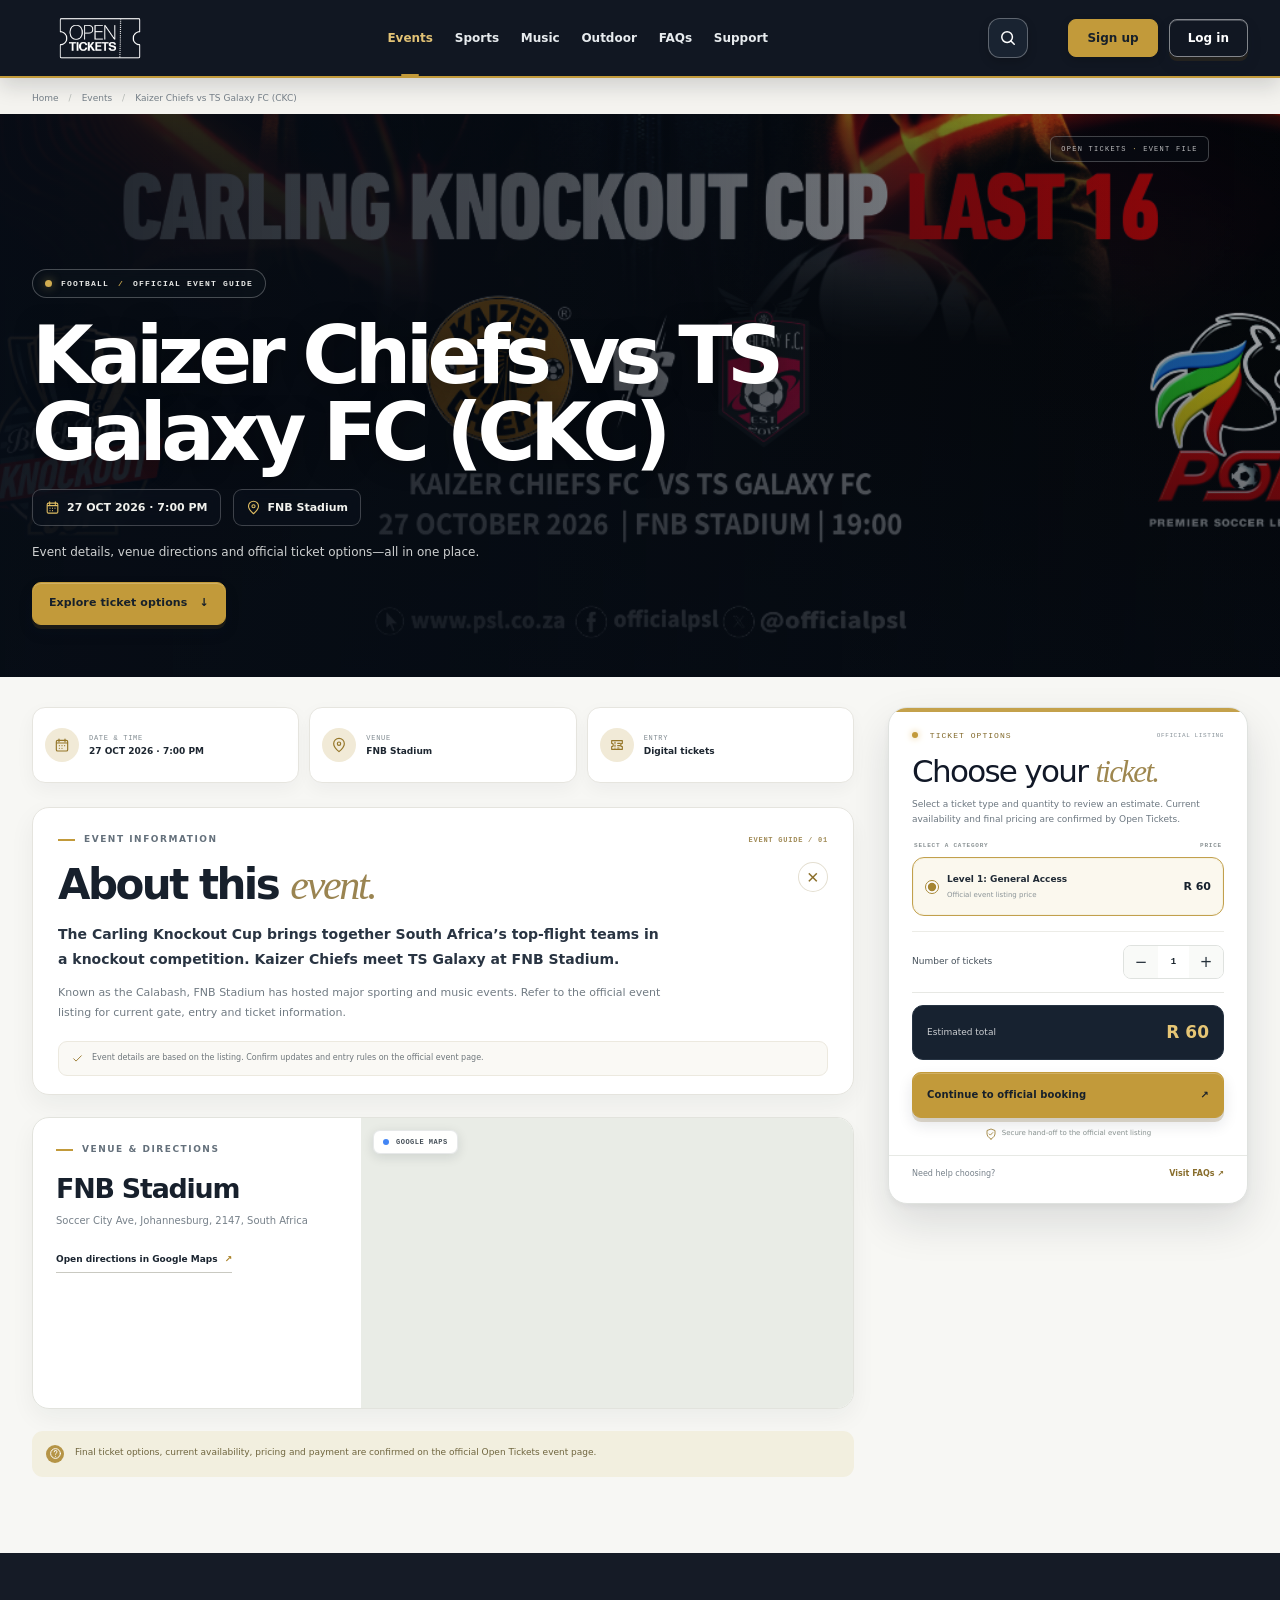
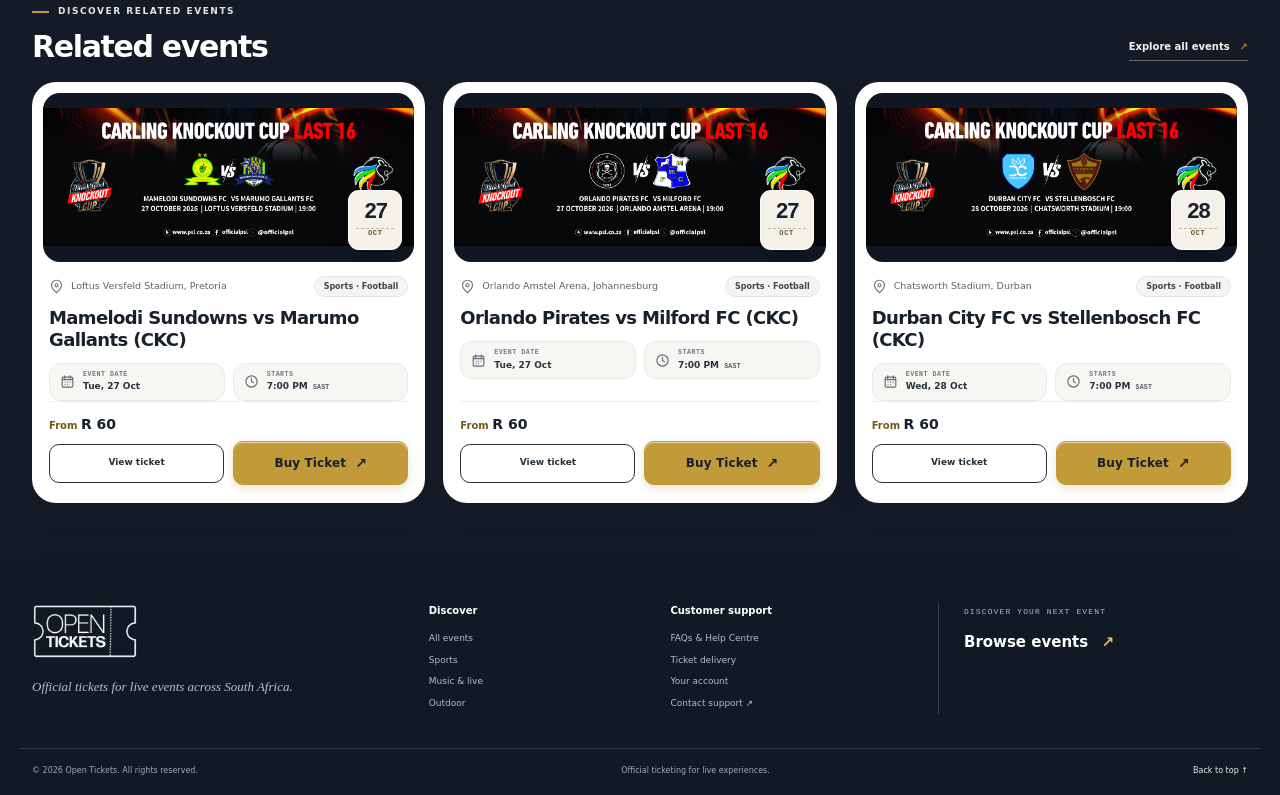
<file: event.html>
<!doctype html>
<html lang="en">
<head><meta charset="utf-8"><meta name="viewport" content="width=device-width, initial-scale=1"><meta name="theme-color" content="#ffffff"><meta name="description" content="Event details, venue information and ticket options from Open Tickets."><title>Event Details — Open Tickets</title><link rel="icon" type="image/svg+xml" href="assets/favicon.svg"><link rel="stylesheet" href="vendor/bootstrap.min.css"><link rel="stylesheet" href="css/styles.css"><script src="js/app.js" defer></script></head>
<body id="top" data-page="event">
  <div class="announcement"><span class="live-dot"></span><span>Official tickets. Unforgettable moments.</span><a href="https://opentickets.co.za/support">Need assistance? Contact Support <span aria-hidden="true">↗</span></a></div>
  <header class="site-header" id="siteHeader">
    <div class="container header-inner">
      <a class="brand brand-light" href="index.html" aria-label="Open Tickets home">
        <img class="header-brand-logo" src="assets/open-tickets-logo.png" alt="" aria-hidden="true">
      </a>
      <nav class="primary-nav" id="primaryNav" aria-label="Main navigation">
        <a class="nav-link active" aria-current="page" href="events.html">Events</a><a class="nav-link" href="sports.html">Sports</a><a class="nav-link" href="music.html">Music</a><a class="nav-link" href="outdoor.html">Outdoor</a><a class="nav-link" href="faq.html">FAQs</a><a class="nav-link" href="https://opentickets.co.za/support">Support</a>
      <a class="nav-link mobile-auth-link mobile-auth-signup" href="https://www.opentickets.co.za/faq/account-profile" aria-label="Sign up: learn how to create an Open Tickets account">Sign up</a><a class="nav-link mobile-auth-link mobile-auth-login" href="https://opentickets.co.za/login">Log in</a></nav>
      <a class="desktop-header-search" href="search.html" aria-label="Search events"><svg class="icon" aria-hidden="true"><use href="assets/icons.svg#icon-search"></use></svg></a><div class="header-actions"><a class="header-signup" href="https://www.opentickets.co.za/faq/account-profile" aria-label="Sign up: learn how to create an Open Tickets account">Sign up</a><a class="header-login" href="https://opentickets.co.za/login">Log in</a></div>
      <a class="mobile-header-search" href="search.html" aria-label="Search events"><svg class="icon" aria-hidden="true"><use href="assets/icons.svg#icon-search"></use></svg></a>
      <button class="nav-toggle" aria-label="Open navigation" aria-expanded="false" aria-controls="primaryNav"><span></span><span></span><span></span></button>
    </div>
  </header>
  <main>
    <div class="container event-breadcrumb"><a href="index.html">Home</a><span>/</span><a href="events.html">Events</a><span>/</span><span id="breadcrumbEvent">Event details</span></div>
    <section class="event-detail-hero" aria-labelledby="eventName">
      <img class="event-detail-hero-image" id="eventDetailHeroImage" src="assets/kaizer-vs-ts-galaxy.jpg" alt="" aria-hidden="true">
      <div class="event-detail-hero-shade" aria-hidden="true"></div>
      <div class="container event-detail-hero-inner">
        <div class="event-detail-hero-copy">
          <div class="event-hero-label"><span class="hero-note-dot"></span><span id="eventCategory">LIVE EVENT</span><span class="event-label-divider">/</span><span>OFFICIAL EVENT GUIDE</span></div>
          <h1 id="eventName">Loading event...</h1>
          <div class="event-detail-meta"><span><svg class="icon" aria-hidden="true"><use href="assets/icons.svg#icon-calendar"></use></svg><span id="eventDate">Date to be announced</span></span><span><svg class="icon" aria-hidden="true"><use href="assets/icons.svg#icon-location"></use></svg><span id="eventVenue">Venue</span></span></div>
          <p class="event-detail-intro">Event details, venue directions and official ticket options—all in one place.</p>
          <a class="btn btn-gold" href="#tickets">Explore ticket options <span>↓</span></a>
        </div>
        <div class="event-hero-watermark" aria-hidden="true">OPEN TICKETS <span>·</span> EVENT FILE</div>
      </div>
    </section>
    <section class="event-detail-section section-space"><div class="container event-detail-layout"><div class="event-main-column"><div class="event-facts"><div class="event-fact"><span class="fact-icon"><svg class="icon"><use href="assets/icons.svg#icon-calendar"></use></svg></span><div><small>DATE & TIME</small><b id="factDate">—</b></div></div><div class="event-fact"><span class="fact-icon"><svg class="icon"><use href="assets/icons.svg#icon-location"></use></svg></span><div><small>VENUE</small><b id="factVenue">—</b></div></div><div class="event-fact"><span class="fact-icon"><svg class="icon"><use href="assets/icons.svg#icon-ticket"></use></svg></span><div><small>ENTRY</small><b>Digital tickets</b></div></div></div>
      <article class="event-about" aria-labelledby="eventAboutTitle">
        <div class="event-about-head"><div class="eyebrow eyebrow-dark"><span class="eyebrow-mark"></span> EVENT INFORMATION</div><span class="event-about-index">EVENT GUIDE / 01</span></div>
        <details class="mobile-description-disclosure" data-mobile-collapse open>
          <summary><h2 id="eventAboutTitle">About this <em>event.</em></h2><span class="event-about-toggle" aria-hidden="true">+</span></summary>
          <div class="event-about-content mobile-description-copy"><p id="eventDescription">Event information will appear here.</p><div class="event-long-copy" id="eventLongDescription"></div></div>
        </details>
        <div class="event-about-source"><svg class="icon" aria-hidden="true"><use href="assets/icons.svg#icon-check"></use></svg><span>Event details are based on the listing. Confirm updates and entry rules on the official event page.</span></div>
      </article>
      <section class="venue-card" aria-label="Venue and directions">
        <div class="venue-copy"><div class="eyebrow eyebrow-dark"><span class="eyebrow-mark"></span> VENUE & DIRECTIONS</div><details class="mobile-description-disclosure" data-mobile-collapse open><summary><h2 id="venueName">Venue</h2></summary><div class="mobile-description-copy"><p id="venueAddress">Venue address</p></div></details><a class="text-link" id="mapLink" href="https://maps.google.com" target="_blank" rel="noreferrer">Open directions in Google Maps <span>↗</span></a></div>
        <div class="venue-map"><iframe id="venueMap" title="Google Maps location for the event venue" src="https://maps.google.com/maps?q=South%20Africa&z=5&output=embed" loading="eager" allowfullscreen referrerpolicy="no-referrer-when-downgrade"></iframe><span class="venue-map-badge"><span></span> GOOGLE MAPS</span></div>
      </section>
      <div class="ticket-notice"><span class="notice-mark"><svg class="icon"><use href="assets/icons.svg#icon-help"></use></svg></span><p>Final ticket options, current availability, pricing and payment are confirmed on the official Open Tickets event page.</p></div>
    </div>
    <aside class="ticket-panel ticket-panel-premium" id="tickets" aria-labelledby="ticketPanelTitle">
      <div class="ticket-panel-top"><span class="ticket-panel-label"><i></i> TICKET OPTIONS</span><span class="ticket-panel-mark">OFFICIAL LISTING</span></div>
      <details class="mobile-description-disclosure" data-mobile-collapse open><summary><h2 id="ticketPanelTitle">Choose your <em>ticket.</em></h2></summary><p class="ticket-panel-intro mobile-description-copy">Select a ticket type and quantity to review an estimate. Current availability and final pricing are confirmed by Open Tickets.</p></details>
      <div class="ticket-options-heading"><span>SELECT A CATEGORY</span><span>PRICE</span></div>
      <div id="ticketOptions" class="ticket-options"></div>
      <div class="quantity-row"><span>Number of tickets</span><div class="quantity-control"><button type="button" id="qtyMinus" aria-label="Remove one ticket">−</button><output id="ticketQuantity">1</output><button type="button" id="qtyPlus" aria-label="Add one ticket">+</button></div></div>
      <div class="ticket-total"><span>Estimated total</span><strong id="ticketTotal">—</strong></div>
      <button class="btn btn-gold btn-block" id="bookNowButton" type="button">Continue to official booking <span>↗</span></button>
      <div class="secure-note"><svg class="icon" aria-hidden="true"><use href="assets/icons.svg#icon-shield"></use></svg> Secure hand-off to the official event listing</div>
      <div class="panel-dash"></div><a class="panel-help" href="faq.html#purchasing">Need help choosing? <span>Visit FAQs ↗</span></a>
    </aside>
    </div></section>
    <section class="related-section"><div class="container"><div class="listing-top"><div><div class="eyebrow"><span class="eyebrow-mark"></span> DISCOVER RELATED EVENTS</div><h2>Related events</h2></div><a class="text-link text-link-light" href="events.html">Explore all events <span>↗</span></a></div><div class="row g-4 event-grid" id="relatedEvents"></div></div></section>
  </main>
  <div class="booking-modal" id="bookingModal" role="dialog" aria-modal="true" aria-labelledby="bookingTitle" hidden><div class="booking-backdrop" data-close-booking></div><div class="booking-dialog"><button class="modal-close" type="button" data-close-booking aria-label="Close booking dialog">×</button><div class="modal-icon"><svg class="icon"><use href="assets/icons.svg#icon-check"></use></svg></div><div class="eyebrow eyebrow-dark"><span class="eyebrow-mark"></span> BOOKING SUMMARY</div><h2 id="bookingTitle">Continue to <em>official booking.</em></h2><p id="bookingMessage">Review your selection and continue to the official event page to confirm availability and complete your booking.</p><div class="modal-summary" id="modalSummary"></div><a class="btn btn-dark btn-block" id="officialEventLink" href="https://opentickets.co.za/" target="_blank" rel="noreferrer">Continue to Open Tickets <span>↗</span></a><small class="modal-disclaimer">Live availability and payment are confirmed on the official Open Tickets platform.</small></div></div>
  <nav class="mobile-bottom-nav" aria-label="Mobile navigation">
    <a class="bottom-nav-link" href="index.html" ><svg class="icon"><use href="assets/icons.svg#icon-home"></use></svg><span>Home</span></a>
    <a class="bottom-nav-link active" href="events.html" aria-current="page"><svg class="icon"><use href="assets/icons.svg#icon-calendar"></use></svg><span>Events</span></a>
    <a class="bottom-nav-link" href="https://opentickets.co.za/bookings"><svg class="icon"><use href="assets/icons.svg#icon-wallet"></use></svg><span>Tickets</span></a>
    <a class="bottom-nav-link" href="https://www.opentickets.co.za/faq/account-profile" aria-label="Open Tickets account and profile guidance"><svg class="icon"><use href="assets/icons.svg#icon-account"></use></svg><span>Profile</span></a>
  </nav>

  <footer class="site-footer"><div class="container footer-main"><div class="footer-brand"><a class="brand" href="index.html"><img src="assets/open-tickets-logo.png" alt="Open Tickets"></a><p>Official tickets for live events across South Africa.</p></div><div class="footer-column"><b>Discover</b><a href="events.html">All events</a><a href="sports.html">Sports</a><a href="music.html">Music & live</a><a href="outdoor.html">Outdoor</a></div><div class="footer-column"><b>Customer support</b><a href="faq.html">FAQs & Help Centre</a><a href="faq.html#delivery">Ticket delivery</a><a href="faq.html#account">Your account</a><a href="https://opentickets.co.za/support">Contact support ↗</a></div><div class="footer-cta"><span>DISCOVER YOUR NEXT EVENT</span><a href="events.html">Browse events <b>↗</b></a></div></div><div class="container footer-bottom"><span>© 2026 Open Tickets. All rights reserved.</span><span>Official ticketing for live experiences.</span><a href="#top">Back to top ↑</a></div></footer>
</body>
</html>
</file>
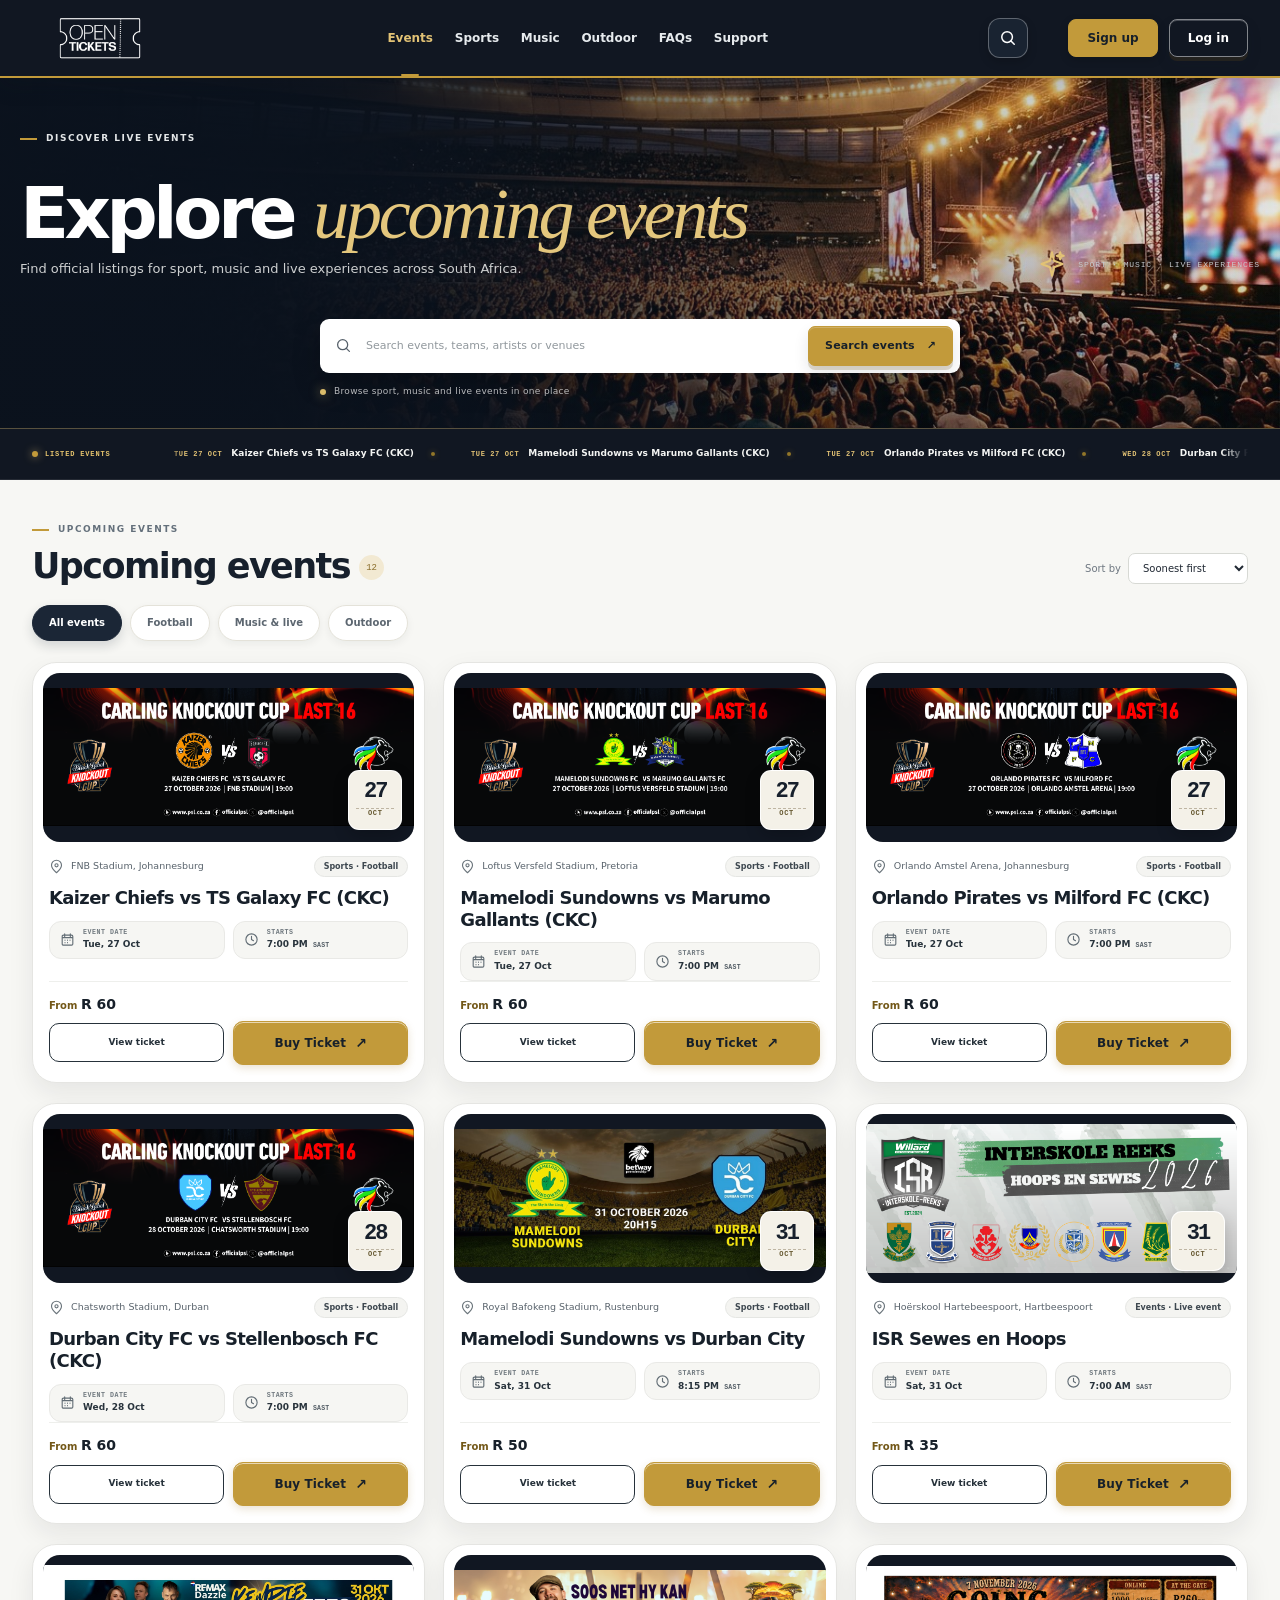
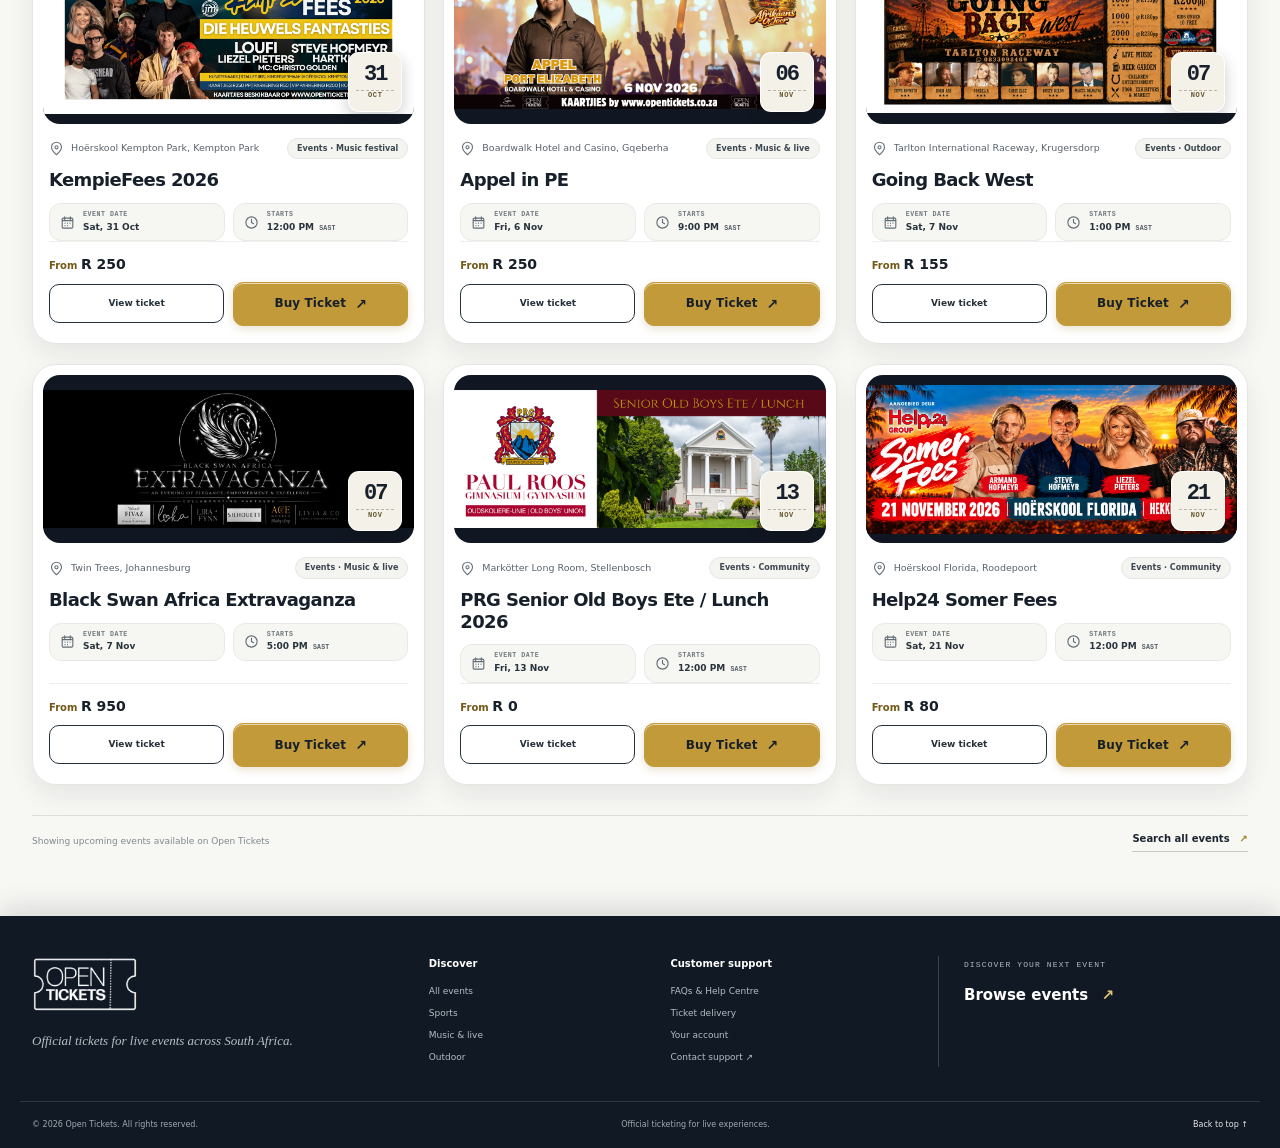
<file: events.html>
<!doctype html>
<html lang="en">
<head>
  <meta charset="utf-8"><meta name="viewport" content="width=device-width, initial-scale=1"><meta name="theme-color" content="#ffffff">
  <meta name="description" content="Browse upcoming sports, music and live events with Open Tickets.">
  <title>Explore Events — Open Tickets</title><link rel="icon" type="image/svg+xml" href="assets/favicon.svg">
  <link rel="stylesheet" href="vendor/bootstrap.min.css"><link rel="stylesheet" href="css/styles.css"><script src="js/app.js" defer></script>
</head>
<body id="top" data-page="events">
  <div class="announcement"><span class="live-dot"></span><span>Official tickets. Unforgettable moments.</span><a href="https://opentickets.co.za/support">Need assistance? Contact Support <span aria-hidden="true">↗</span></a></div>
  <header class="site-header" id="siteHeader">
    <div class="container header-inner">
      <a class="brand brand-light" href="index.html" aria-label="Open Tickets home">
        <img class="header-brand-logo" src="assets/open-tickets-logo.png" alt="" aria-hidden="true">
      </a>
      <nav class="primary-nav" id="primaryNav" aria-label="Main navigation">
        <a class="nav-link active" aria-current="page" href="events.html">Events</a><a class="nav-link" href="sports.html">Sports</a><a class="nav-link" href="music.html">Music</a><a class="nav-link" href="outdoor.html">Outdoor</a><a class="nav-link" href="faq.html">FAQs</a><a class="nav-link" href="https://opentickets.co.za/support">Support</a>
      <a class="nav-link mobile-auth-link mobile-auth-signup" href="https://www.opentickets.co.za/faq/account-profile" aria-label="Sign up: learn how to create an Open Tickets account">Sign up</a><a class="nav-link mobile-auth-link mobile-auth-login" href="https://opentickets.co.za/login">Log in</a></nav>
      <a class="desktop-header-search" href="search.html" aria-label="Search events"><svg class="icon" aria-hidden="true"><use href="assets/icons.svg#icon-search"></use></svg></a><div class="header-actions"><a class="header-signup" href="https://www.opentickets.co.za/faq/account-profile" aria-label="Sign up: learn how to create an Open Tickets account">Sign up</a><a class="header-login" href="https://opentickets.co.za/login">Log in</a></div>
      <a class="mobile-header-search" href="search.html" aria-label="Search events"><svg class="icon" aria-hidden="true"><use href="assets/icons.svg#icon-search"></use></svg></a>
      <button class="nav-toggle" aria-label="Open navigation" aria-expanded="false" aria-controls="primaryNav"><span></span><span></span><span></span></button>
    </div>
  </header>
  <main>
    <section class="page-hero events-page-hero" aria-labelledby="eventsPageTitle">
      <img class="page-hero-image" src="assets/hero-events-category.jpg" alt="" aria-hidden="true">
      <div class="page-hero-shade"></div>
      <div class="container page-hero-inner">
        <div class="eyebrow"><span class="eyebrow-mark"></span> DISCOVER LIVE EVENTS</div>
        <div class="page-title-row">
          <div><details class="mobile-description-disclosure" data-mobile-collapse open><summary><h1 id="eventsPageTitle">Explore <em>upcoming events</em></h1></summary><p class="mobile-description-copy">Find official listings for sport, music and live experiences across South Africa.</p></details></div>
          <div class="intro-kicker"><span class="intro-orbit"><svg class="icon"><use href="assets/icons.svg#icon-spark"></use></svg></span><span>SPORT · MUSIC · LIVE EXPERIENCES</span></div>
        </div>
        <form class="discover-search" action="search.html" method="get"><svg class="icon" aria-hidden="true"><use href="assets/icons.svg#icon-search"></use></svg><input name="q" type="search" placeholder="Search events, teams, artists or venues" aria-label="Search by event, team, artist or venue"><button class="btn btn-gold" type="submit">Search events <span>↗</span></button></form>
        <div class="page-hero-note"><span class="hero-note-dot"></span> Browse sport, music and live events in one place</div>
      </div>
    </section>
    <aside class="category-event-marquee" id="categoryEventTicker" aria-label="Event titles and dates, continuously scrolling">
      <div class="container category-marquee-inner">
        <div class="category-marquee-label"><span class="category-marquee-dot" aria-hidden="true"></span><span>LISTED EVENTS</span></div>
        <div class="category-marquee-window" id="categoryMarqueeWindow" tabindex="0" role="region" aria-label="Scrolling event titles and dates">
          <div class="category-marquee-track" id="categoryMarqueeTrack" aria-live="off"><div class="category-marquee-loading">Loading event listings…</div></div>
        </div>
      </div>
    </aside>
    <section class="section-space listing-section"><div class="container"><div class="listing-top"><div><div class="eyebrow eyebrow-dark"><span class="eyebrow-mark"></span> UPCOMING EVENTS</div><h2>Upcoming events<span class="title-count" id="eventCount">06</span></h2></div><div class="sort-control"><label for="eventSort">Sort by</label><select id="eventSort"><option value="date">Soonest first</option><option value="name">Event name</option></select></div></div>
      <div class="isotope-filters event-page-filters" role="group" aria-label="Filter events"><button class="filter-btn active" data-filter="*" aria-pressed="true">All events</button><button class="filter-btn" data-filter=".category-football" aria-pressed="false">Football</button><button class="filter-btn" data-filter=".category-music" aria-pressed="false">Music & live</button><button class="filter-btn" data-filter=".category-outdoor" aria-pressed="false">Outdoor</button></div>
      <div class="row g-4 event-grid" id="allEventGrid" aria-live="polite"></div>
      <div class="load-more-row"><span class="load-more-note">Showing upcoming events available on Open Tickets</span><a href="search.html" class="text-link">Search all events <span>↗</span></a></div>
    </div></section>
  </main>
  <nav class="mobile-bottom-nav" aria-label="Mobile navigation">
    <a class="bottom-nav-link" href="index.html" ><svg class="icon"><use href="assets/icons.svg#icon-home"></use></svg><span>Home</span></a>
    <a class="bottom-nav-link active" href="events.html" aria-current="page"><svg class="icon"><use href="assets/icons.svg#icon-calendar"></use></svg><span>Events</span></a>
    <a class="bottom-nav-link" href="https://opentickets.co.za/bookings"><svg class="icon"><use href="assets/icons.svg#icon-wallet"></use></svg><span>Tickets</span></a>
    <a class="bottom-nav-link" href="https://www.opentickets.co.za/faq/account-profile" aria-label="Open Tickets account and profile guidance"><svg class="icon"><use href="assets/icons.svg#icon-account"></use></svg><span>Profile</span></a>
  </nav>

  <footer class="site-footer"><div class="container footer-main"><div class="footer-brand"><a class="brand" href="index.html"><img src="assets/open-tickets-logo.png" alt="Open Tickets"></a><p>Official tickets for live events across South Africa.</p></div><div class="footer-column"><b>Discover</b><a href="events.html">All events</a><a href="sports.html">Sports</a><a href="music.html">Music & live</a><a href="outdoor.html">Outdoor</a></div><div class="footer-column"><b>Customer support</b><a href="faq.html">FAQs & Help Centre</a><a href="faq.html#delivery">Ticket delivery</a><a href="faq.html#account">Your account</a><a href="https://opentickets.co.za/support">Contact support ↗</a></div><div class="footer-cta"><span>DISCOVER YOUR NEXT EVENT</span><a href="events.html">Browse events <b>↗</b></a></div></div><div class="container footer-bottom"><span>© 2026 Open Tickets. All rights reserved.</span><span>Official ticketing for live experiences.</span><a href="#top">Back to top ↑</a></div></footer>
</body>
</html>
</file>
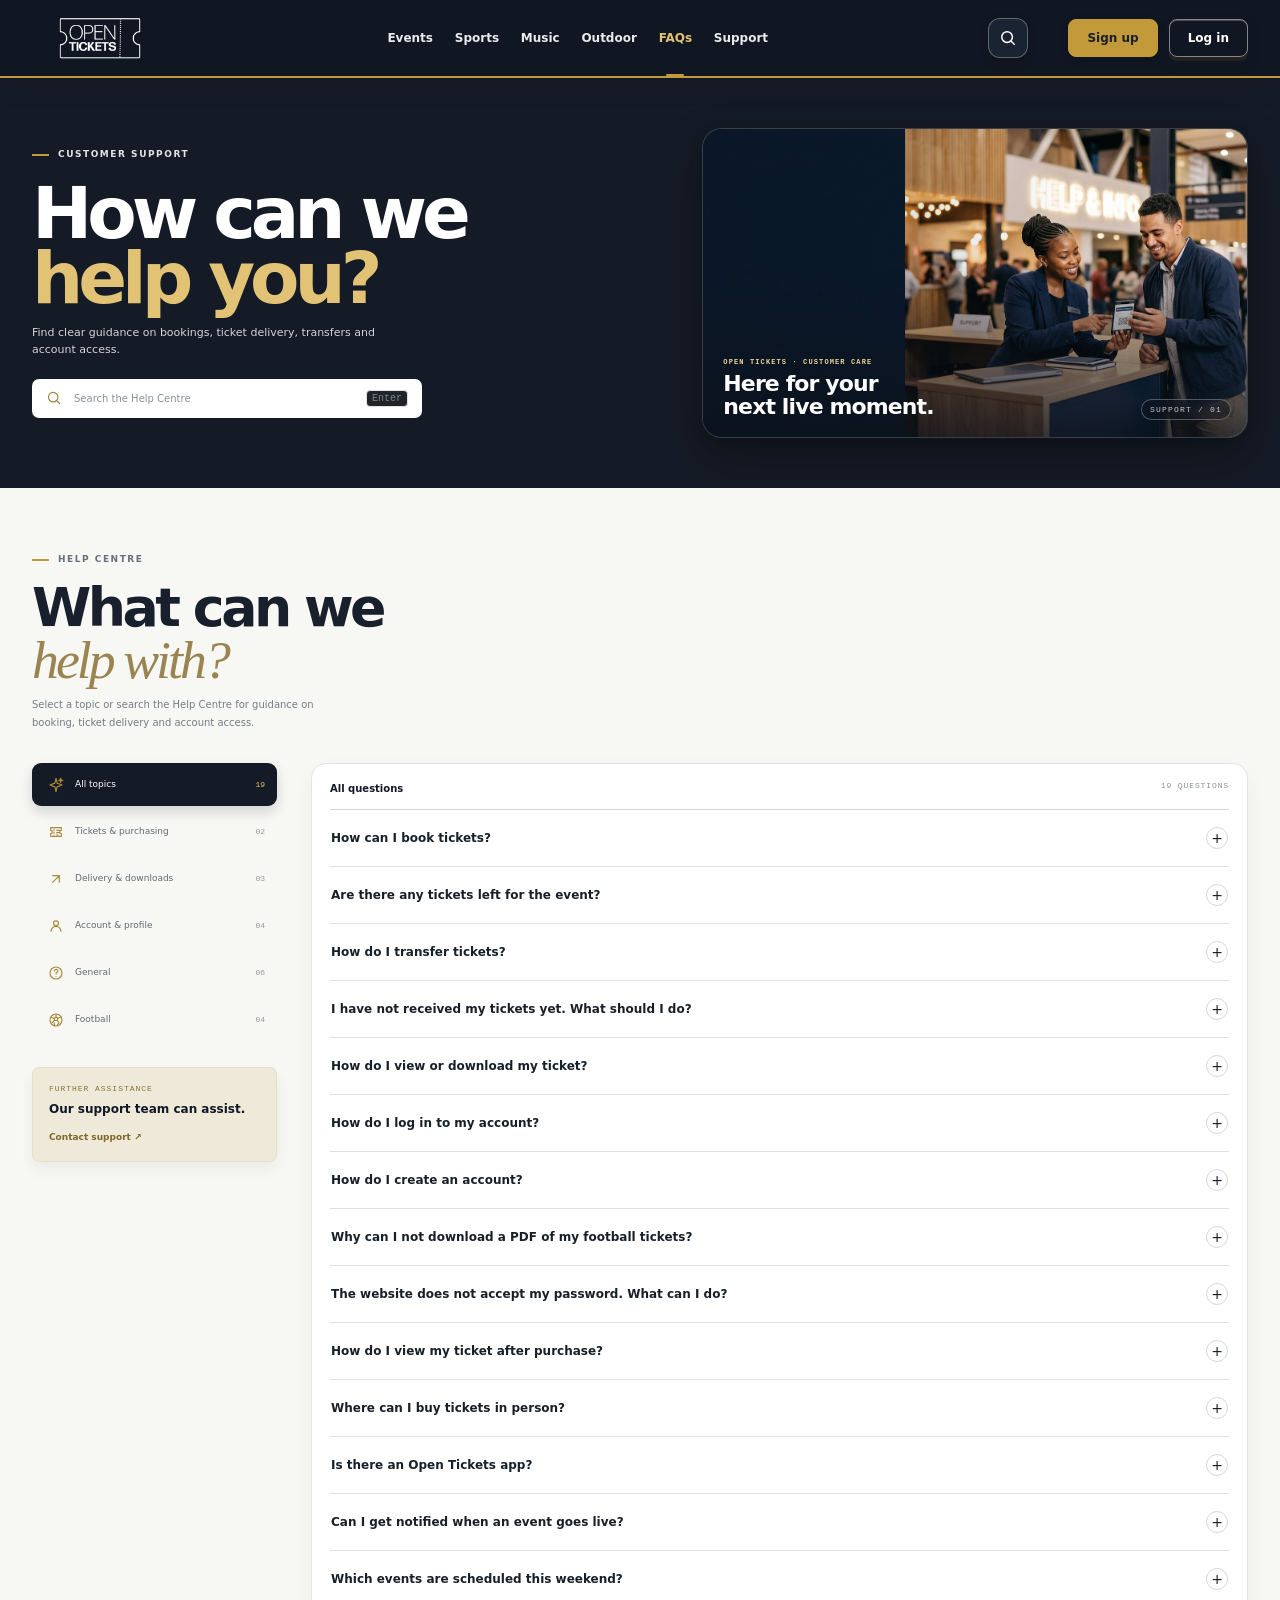
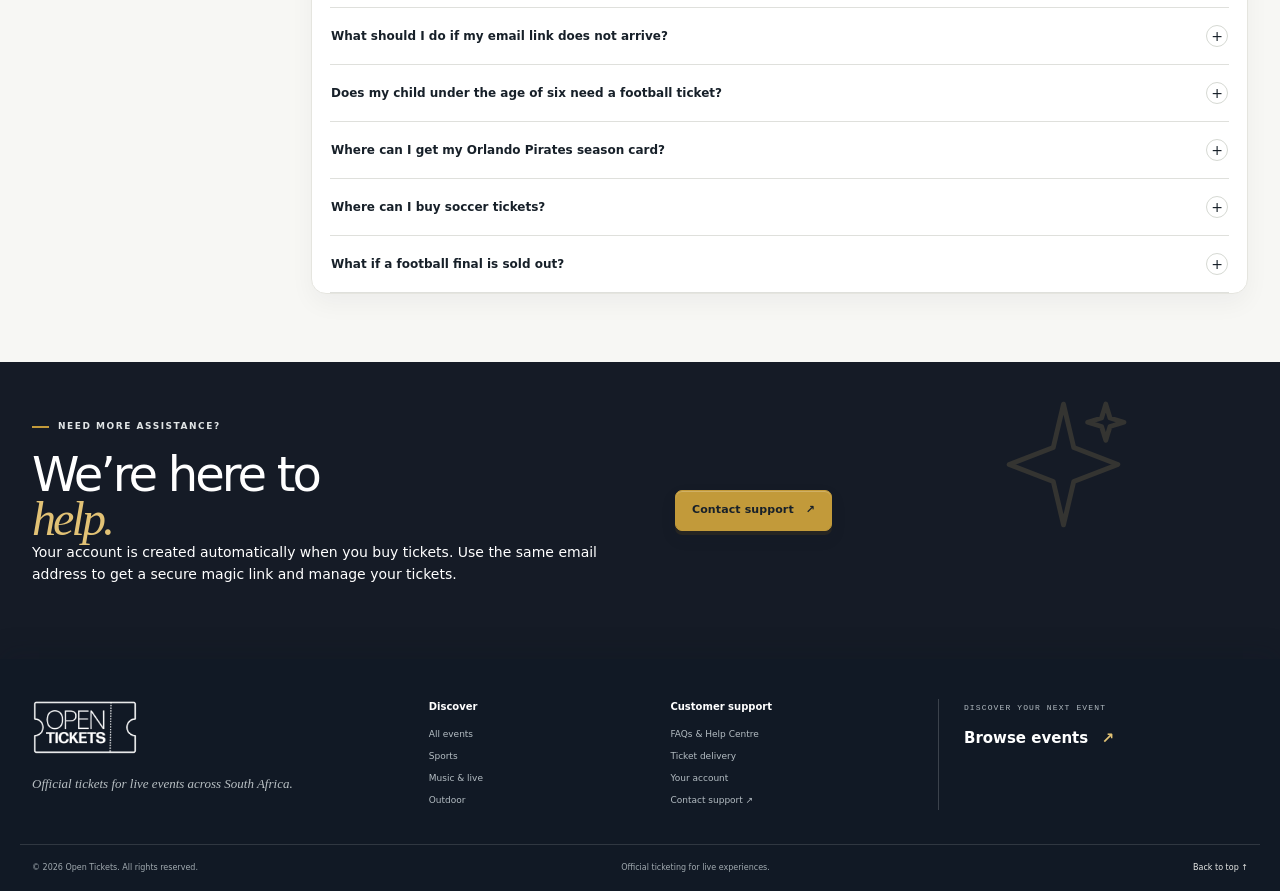
<file: faq.html>
<!doctype html>
<html lang="en">
<head><meta charset="utf-8"><meta name="viewport" content="width=device-width, initial-scale=1"><meta name="theme-color" content="#ffffff"><meta name="description" content="Find answers about buying, receiving, transferring and using Open Tickets tickets."><title>Help Centre & FAQs — Open Tickets</title><link rel="icon" type="image/svg+xml" href="assets/favicon.svg"><link rel="stylesheet" href="vendor/bootstrap.min.css"><link rel="stylesheet" href="css/styles.css"><script src="js/app.js" defer></script></head>
<body id="top" data-page="faq">
  <div class="announcement"><span class="live-dot"></span><span>Official tickets. Unforgettable moments.</span><a href="events.html">Looking for an event? Browse here <span aria-hidden="true">↗</span></a></div>
  <header class="site-header" id="siteHeader">
    <div class="container header-inner">
      <a class="brand brand-light" href="index.html" aria-label="Open Tickets home">
        <img class="header-brand-logo" src="assets/open-tickets-logo.png" alt="" aria-hidden="true">
      </a>
      <nav class="primary-nav" id="primaryNav" aria-label="Main navigation">
        <a class="nav-link" href="events.html">Events</a><a class="nav-link" href="sports.html">Sports</a><a class="nav-link" href="music.html">Music</a><a class="nav-link" href="outdoor.html">Outdoor</a><a class="nav-link active" aria-current="page" href="faq.html">FAQs</a><a class="nav-link" href="https://opentickets.co.za/support">Support</a>
      <a class="nav-link mobile-auth-link mobile-auth-signup" href="https://www.opentickets.co.za/faq/account-profile" aria-label="Sign up: learn how to create an Open Tickets account">Sign up</a><a class="nav-link mobile-auth-link mobile-auth-login" href="https://opentickets.co.za/login">Log in</a></nav>
      <a class="desktop-header-search" href="search.html" aria-label="Search events"><svg class="icon" aria-hidden="true"><use href="assets/icons.svg#icon-search"></use></svg></a><div class="header-actions"><a class="header-signup" href="https://www.opentickets.co.za/faq/account-profile" aria-label="Sign up: learn how to create an Open Tickets account">Sign up</a><a class="header-login" href="https://opentickets.co.za/login">Log in</a></div>
      <a class="mobile-header-search" href="search.html" aria-label="Search events"><svg class="icon" aria-hidden="true"><use href="assets/icons.svg#icon-search"></use></svg></a>
      <button class="nav-toggle" aria-label="Open navigation" aria-expanded="false" aria-controls="primaryNav"><span></span><span></span><span></span></button>
    </div>
  </header>
  <main>
    <section class="faq-hero"><div class="container faq-hero-inner"><div class="faq-hero-copy"><div class="eyebrow"><span class="eyebrow-mark"></span> CUSTOMER SUPPORT</div><details class="mobile-description-disclosure" data-mobile-collapse open><summary><h1>How can we<br><em>help you?</em></h1></summary><p class="mobile-description-copy">Find clear guidance on bookings, ticket delivery, transfers and account access.</p></details><form class="faq-search" id="faqSearchForm" role="search"><svg class="icon" aria-hidden="true"><use href="assets/icons.svg#icon-search"></use></svg><input id="faqSearchInput" type="search" placeholder="Search the Help Centre" aria-label="Search frequently asked questions"><kbd>Enter</kbd></form></div><div class="faq-hero-art"><img class="faq-hero-image" src="assets/hero-support-ai.jpg" alt="A support professional assisting an event attendee" loading="eager"><div class="faq-hero-image-shade"></div><div class="faq-hero-caption"><span>OPEN TICKETS · CUSTOMER CARE</span><strong>Here for your<br>next live moment.</strong></div><span class="faq-art-index">SUPPORT / 01</span></div></div></section>
    <section class="section-space faq-main" id="purchasing"><div class="container"><div class="section-heading faq-heading"><details class="mobile-description-disclosure" data-mobile-collapse open><summary><div class="eyebrow eyebrow-dark"><span class="eyebrow-mark"></span> HELP CENTRE</div><h2>What can we<br><em>help with?</em></h2></summary><p class="mobile-description-copy">Select a topic or search the Help Centre for guidance on booking, ticket delivery and account access.</p></details></div>
      <div class="faq-layout"><aside class="faq-categories" aria-label="FAQ categories"><button class="faq-category active" data-faq-category="all"><span class="faq-category-icon"><svg class="icon"><use href="assets/icons.svg#icon-spark"></use></svg></span><span>All topics</span><small>19</small></button><button class="faq-category" data-faq-category="purchasing"><span class="faq-category-icon"><svg class="icon"><use href="assets/icons.svg#icon-ticket"></use></svg></span><span>Tickets & purchasing</span><small>02</small></button><button class="faq-category" data-faq-category="delivery"><span class="faq-category-icon"><svg class="icon"><use href="assets/icons.svg#icon-arrow"></use></svg></span><span>Delivery & downloads</span><small>03</small></button><button class="faq-category" data-faq-category="account"><span class="faq-category-icon"><svg class="icon"><use href="assets/icons.svg#icon-account"></use></svg></span><span>Account & profile</span><small>04</small></button><button class="faq-category" data-faq-category="general"><span class="faq-category-icon"><svg class="icon"><use href="assets/icons.svg#icon-help"></use></svg></span><span>General</span><small>06</small></button><button class="faq-category" data-faq-category="football"><span class="faq-category-icon"><svg class="icon"><use href="assets/icons.svg#icon-football"></use></svg></span><span>Football</span><small>04</small></button><div class="faq-contact-card"><span>FURTHER ASSISTANCE</span><b>Our support team can assist.</b><a href="https://opentickets.co.za/support">Contact support ↗</a></div></aside>
      <div class="faq-list-column"><div class="faq-list-top"><span id="faqTopicTitle">All questions</span><span id="faqQuestionCount">19 QUESTIONS</span></div><div id="faqList" class="faq-list" aria-live="polite"></div><div class="faq-no-results" id="faqNoResults" hidden><h3>No matching answers.</h3><p>Try another search term or select a topic to continue.</p></div></div></div>
    </div></section>
    <section class="faq-bottom-cta" id="account"><div class="container faq-bottom-inner"><details class="mobile-description-disclosure" data-mobile-collapse open><summary><div class="eyebrow"><span class="eyebrow-mark"></span> NEED MORE ASSISTANCE?</div><h2>We’re here to<br><em>help.</em></h2></summary><p class="mobile-description-copy">Your account is created automatically when you buy tickets. Use the same email address to get a secure magic link and manage your tickets.</p></details><div><a class="btn btn-gold" href="https://opentickets.co.za/support">Contact support <span>↗</span></a></div><span class="cta-spark" aria-hidden="true"><svg class="icon"><use href="assets/icons.svg#icon-spark"></use></svg></span></div></section>
  </main>
  <nav class="mobile-bottom-nav" aria-label="Mobile navigation">
    <a class="bottom-nav-link" href="index.html" ><svg class="icon"><use href="assets/icons.svg#icon-home"></use></svg><span>Home</span></a>
    <a class="bottom-nav-link" href="events.html" ><svg class="icon"><use href="assets/icons.svg#icon-calendar"></use></svg><span>Events</span></a>
    <a class="bottom-nav-link" href="https://opentickets.co.za/bookings"><svg class="icon"><use href="assets/icons.svg#icon-wallet"></use></svg><span>Tickets</span></a>
    <a class="bottom-nav-link" href="https://www.opentickets.co.za/faq/account-profile" aria-label="Open Tickets account and profile guidance"><svg class="icon"><use href="assets/icons.svg#icon-account"></use></svg><span>Profile</span></a>
  </nav>

  <footer class="site-footer"><div class="container footer-main"><div class="footer-brand"><a class="brand" href="index.html"><img src="assets/open-tickets-logo.png" alt="Open Tickets"></a><p>Official tickets for live events across South Africa.</p></div><div class="footer-column"><b>Discover</b><a href="events.html">All events</a><a href="sports.html">Sports</a><a href="music.html">Music & live</a><a href="outdoor.html">Outdoor</a></div><div class="footer-column"><b>Customer support</b><a href="faq.html">FAQs & Help Centre</a><a href="faq.html#delivery">Ticket delivery</a><a href="faq.html#account">Your account</a><a href="https://opentickets.co.za/support">Contact support ↗</a></div><div class="footer-cta"><span>DISCOVER YOUR NEXT EVENT</span><a href="events.html">Browse events <b>↗</b></a></div></div><div class="container footer-bottom"><span>© 2026 Open Tickets. All rights reserved.</span><span>Official ticketing for live experiences.</span><a href="#top">Back to top ↑</a></div></footer>
</body>
</html>
</file>
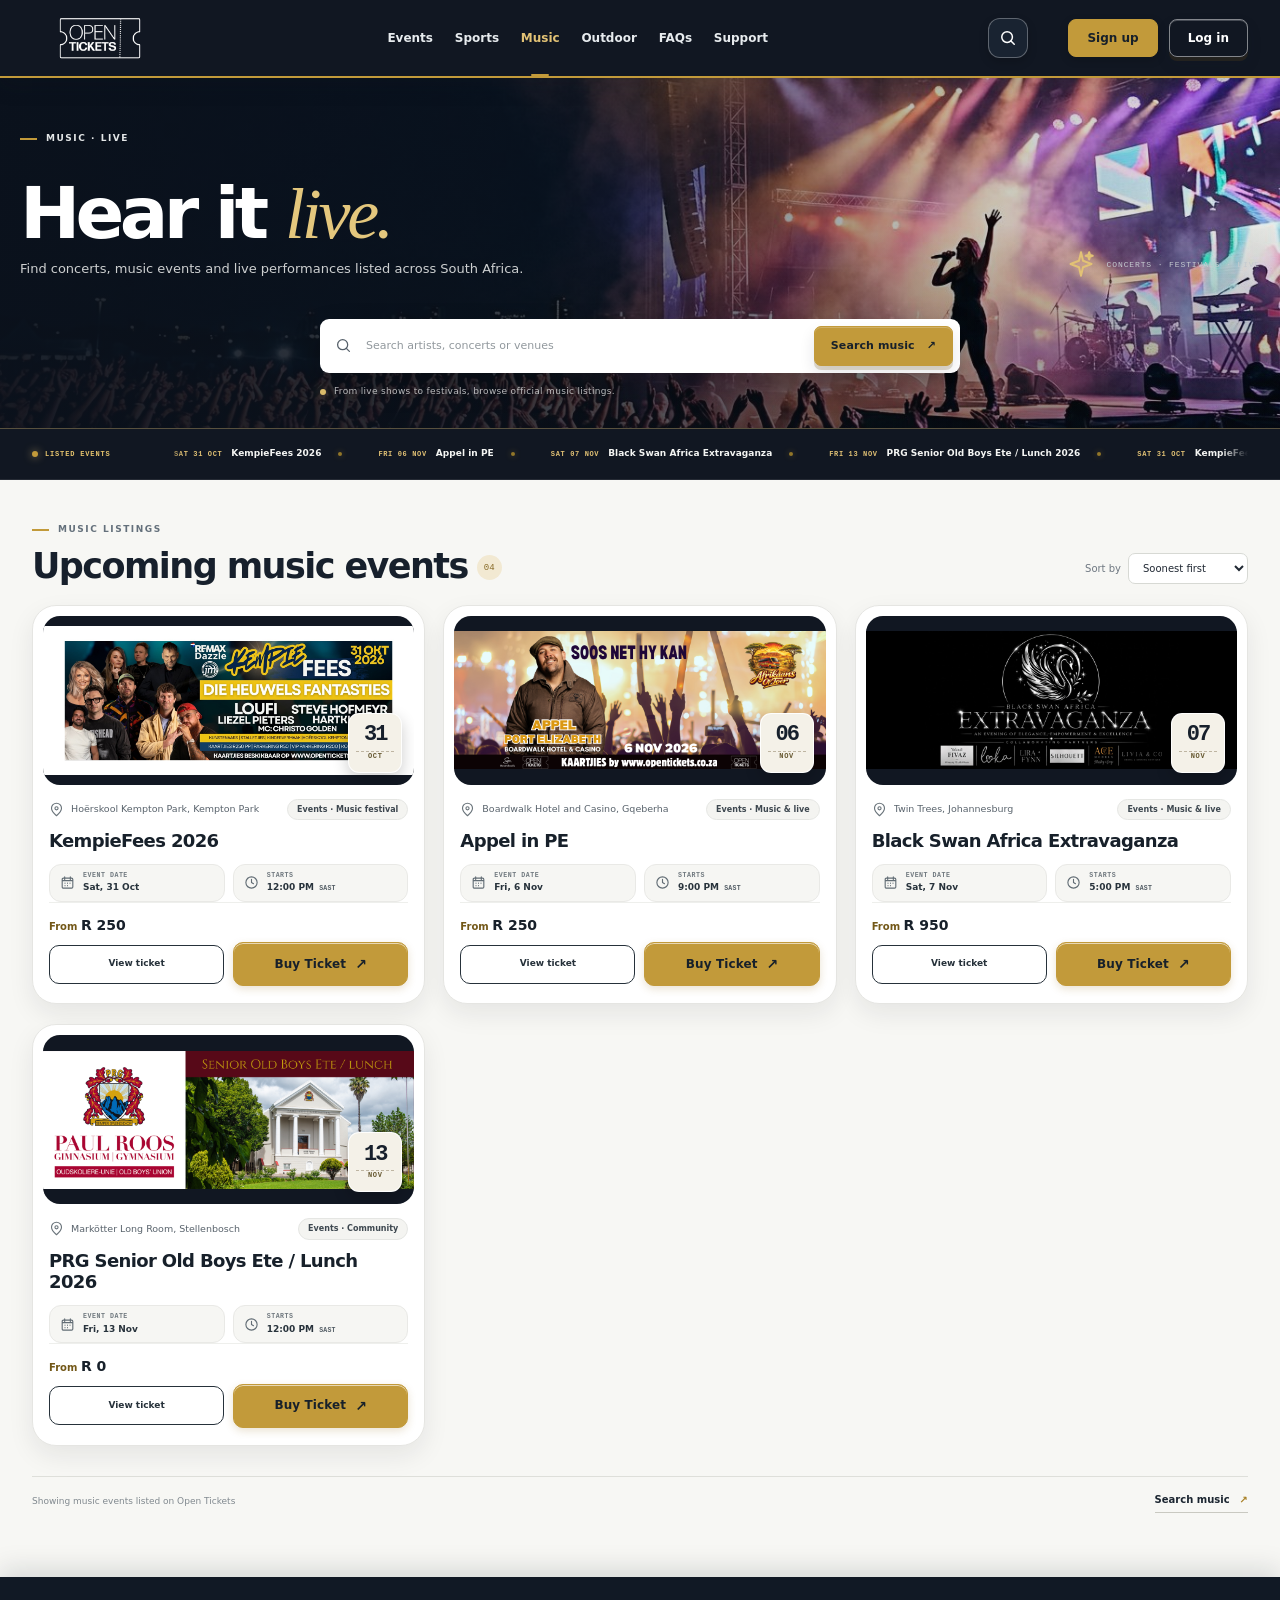
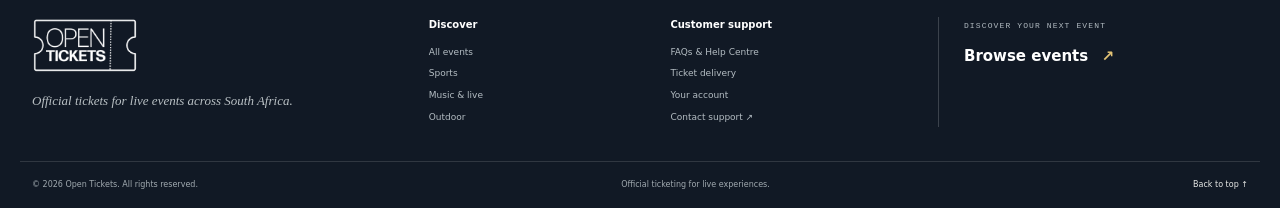
<file: music.html>
<!doctype html>
<html lang="en">
<head>
  <meta charset="utf-8"><meta name="viewport" content="width=device-width, initial-scale=1"><meta name="theme-color" content="#ffffff">
  <meta name="description" content="Discover concerts, music festivals and live performances listed on Open Tickets.">
  <title>Music & Live — Open Tickets</title><link rel="icon" type="image/svg+xml" href="assets/favicon.svg">
  <link rel="stylesheet" href="vendor/bootstrap.min.css"><link rel="stylesheet" href="css/styles.css"><script src="js/app.js" defer></script>
</head>
<body id="top" data-page="events" data-category="music">
  <div class="announcement"><span class="live-dot"></span><span>Official tickets. Unforgettable moments.</span><a href="https://opentickets.co.za/support">Need assistance? Contact Support <span aria-hidden="true">↗</span></a></div>
  <header class="site-header" id="siteHeader">
    <div class="container header-inner">
      <a class="brand brand-light" href="index.html" aria-label="Open Tickets home">
        <img class="header-brand-logo" src="assets/open-tickets-logo.png" alt="" aria-hidden="true">
      </a>
      <nav class="primary-nav" id="primaryNav" aria-label="Main navigation">
        <a class="nav-link" href="events.html">Events</a><a class="nav-link" href="sports.html">Sports</a><a class="nav-link active" aria-current="page" href="music.html">Music</a><a class="nav-link" href="outdoor.html">Outdoor</a><a class="nav-link" href="faq.html">FAQs</a><a class="nav-link" href="https://opentickets.co.za/support">Support</a>
      <a class="nav-link mobile-auth-link mobile-auth-signup" href="https://www.opentickets.co.za/faq/account-profile" aria-label="Sign up: learn how to create an Open Tickets account">Sign up</a><a class="nav-link mobile-auth-link mobile-auth-login" href="https://opentickets.co.za/login">Log in</a></nav>
      <a class="desktop-header-search" href="search.html" aria-label="Search events"><svg class="icon" aria-hidden="true"><use href="assets/icons.svg#icon-search"></use></svg></a><div class="header-actions"><a class="header-signup" href="https://www.opentickets.co.za/faq/account-profile" aria-label="Sign up: learn how to create an Open Tickets account">Sign up</a><a class="header-login" href="https://opentickets.co.za/login">Log in</a></div>
      <a class="mobile-header-search" href="search.html" aria-label="Search events"><svg class="icon" aria-hidden="true"><use href="assets/icons.svg#icon-search"></use></svg></a>
      <button class="nav-toggle" aria-label="Open navigation" aria-expanded="false" aria-controls="primaryNav"><span></span><span></span><span></span></button>
    </div>
  </header>
  <main>
    <section class="page-hero events-page-hero" aria-labelledby="musicPageTitle">
      <img class="page-hero-image" src="assets/hero-music-category.jpg" alt="Singer performing on a concert stage with an audience" aria-hidden="true">
      <div class="page-hero-shade"></div>
      <div class="container page-hero-inner">
        <div class="eyebrow"><span class="eyebrow-mark"></span> MUSIC · LIVE</div>
        <div class="page-title-row">
          <div><details class="mobile-description-disclosure" data-mobile-collapse open><summary><h1 id="musicPageTitle">Hear it <em>live.</em></h1></summary><p class="mobile-description-copy">Find concerts, music events and live performances listed across South Africa.</p></details></div>
          <div class="intro-kicker"><span class="intro-orbit"><svg class="icon"><use href="assets/icons.svg#icon-spark"></use></svg></span><span>CONCERTS · FESTIVALS · LIVE</span></div>
        </div>
        <form class="discover-search" action="search.html" method="get"><svg class="icon" aria-hidden="true"><use href="assets/icons.svg#icon-search"></use></svg><input name="q" type="search" placeholder="Search artists, concerts or venues" aria-label="Search artists, concerts or venues"><input type="hidden" name="category" value="music"><button class="btn btn-gold" type="submit">Search music <span>↗</span></button></form>
        <div class="page-hero-note"><span class="hero-note-dot"></span> From live shows to festivals, browse official music listings.</div>
      </div>
    </section>
    <aside class="category-event-marquee" id="categoryEventTicker" aria-label="Event titles and dates, continuously scrolling">
      <div class="container category-marquee-inner">
        <div class="category-marquee-label"><span class="category-marquee-dot" aria-hidden="true"></span><span>LISTED EVENTS</span></div>
        <div class="category-marquee-window" id="categoryMarqueeWindow" tabindex="0" role="region" aria-label="Scrolling event titles and dates">
          <div class="category-marquee-track" id="categoryMarqueeTrack" aria-live="off"><div class="category-marquee-loading">Loading event listings…</div></div>
        </div>
      </div>
    </aside>
    <section class="section-space listing-section"><div class="container"><div class="listing-top"><div><div class="eyebrow eyebrow-dark"><span class="eyebrow-mark"></span> MUSIC LISTINGS</div><h2>Upcoming music events<span class="title-count" id="eventCount">06</span></h2></div><div class="sort-control"><label for="eventSort">Sort by</label><select id="eventSort"><option value="date">Soonest first</option><option value="name">Event name</option></select></div></div>
      
      <div class="row g-4 event-grid" id="allEventGrid" aria-live="polite"></div>
      <div class="load-more-row"><span class="load-more-note">Showing music events listed on Open Tickets</span><a href="search.html?category=music" class="text-link">Search music <span>↗</span></a></div>
    </div></section>
  </main>
  <nav class="mobile-bottom-nav" aria-label="Mobile navigation">
    <a class="bottom-nav-link" href="index.html" ><svg class="icon"><use href="assets/icons.svg#icon-home"></use></svg><span>Home</span></a>
    <a class="bottom-nav-link active" href="events.html" aria-current="page"><svg class="icon"><use href="assets/icons.svg#icon-calendar"></use></svg><span>Events</span></a>
    <a class="bottom-nav-link" href="https://opentickets.co.za/bookings"><svg class="icon"><use href="assets/icons.svg#icon-wallet"></use></svg><span>Tickets</span></a>
    <a class="bottom-nav-link" href="https://www.opentickets.co.za/faq/account-profile" aria-label="Open Tickets account and profile guidance"><svg class="icon"><use href="assets/icons.svg#icon-account"></use></svg><span>Profile</span></a>
  </nav>

  <footer class="site-footer"><div class="container footer-main"><div class="footer-brand"><a class="brand" href="index.html"><img src="assets/open-tickets-logo.png" alt="Open Tickets"></a><p>Official tickets for live events across South Africa.</p></div><div class="footer-column"><b>Discover</b><a href="events.html">All events</a><a href="sports.html">Sports</a><a href="music.html">Music & live</a><a href="outdoor.html">Outdoor</a></div><div class="footer-column"><b>Customer support</b><a href="faq.html">FAQs & Help Centre</a><a href="faq.html#delivery">Ticket delivery</a><a href="faq.html#account">Your account</a><a href="https://opentickets.co.za/support">Contact support ↗</a></div><div class="footer-cta"><span>DISCOVER YOUR NEXT EVENT</span><a href="events.html">Browse events <b>↗</b></a></div></div><div class="container footer-bottom"><span>© 2026 Open Tickets. All rights reserved.</span><span>Official ticketing for live experiences.</span><a href="#top">Back to top ↑</a></div></footer>
</body>
</html>
</file>
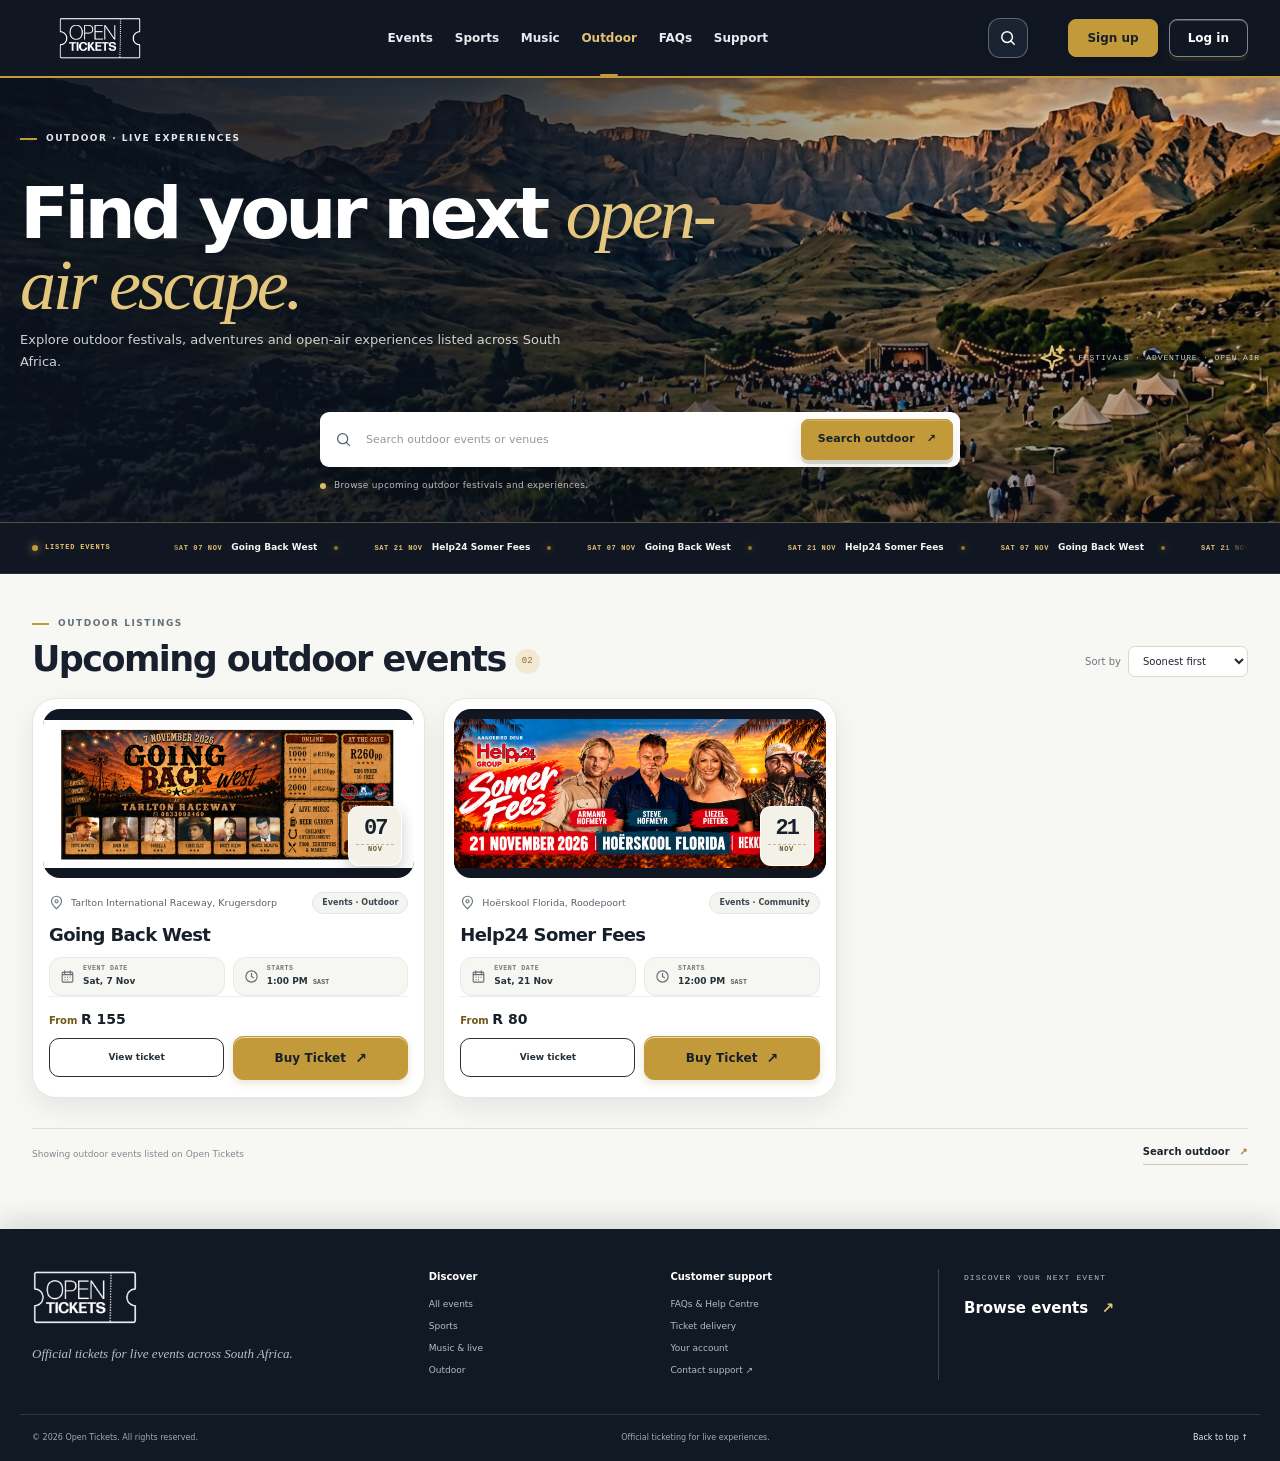
<file: outdoor.html>
<!doctype html>
<html lang="en">
<head>
  <meta charset="utf-8"><meta name="viewport" content="width=device-width, initial-scale=1"><meta name="theme-color" content="#ffffff">
  <meta name="description" content="Explore outdoor festivals, adventures and open-air experiences listed on Open Tickets.">
  <title>Outdoor Events — Open Tickets</title><link rel="icon" type="image/svg+xml" href="assets/favicon.svg">
  <link rel="stylesheet" href="vendor/bootstrap.min.css"><link rel="stylesheet" href="css/styles.css"><script src="js/app.js" defer></script>
</head>
<body id="top" data-page="events" data-category="outdoor">
  <div class="announcement"><span class="live-dot"></span><span>Official tickets. Unforgettable moments.</span><a href="https://opentickets.co.za/support">Need assistance? Contact Support <span aria-hidden="true">↗</span></a></div>
  <header class="site-header" id="siteHeader">
    <div class="container header-inner">
      <a class="brand brand-light" href="index.html" aria-label="Open Tickets home">
        <img class="header-brand-logo" src="assets/open-tickets-logo.png" alt="" aria-hidden="true">
      </a>
      <nav class="primary-nav" id="primaryNav" aria-label="Main navigation">
        <a class="nav-link" href="events.html">Events</a><a class="nav-link" href="sports.html">Sports</a><a class="nav-link" href="music.html">Music</a><a class="nav-link active" aria-current="page" href="outdoor.html">Outdoor</a><a class="nav-link" href="faq.html">FAQs</a><a class="nav-link" href="https://opentickets.co.za/support">Support</a>
      <a class="nav-link mobile-auth-link mobile-auth-signup" href="https://www.opentickets.co.za/faq/account-profile" aria-label="Sign up: learn how to create an Open Tickets account">Sign up</a><a class="nav-link mobile-auth-link mobile-auth-login" href="https://opentickets.co.za/login">Log in</a></nav>
      <a class="desktop-header-search" href="search.html" aria-label="Search events"><svg class="icon" aria-hidden="true"><use href="assets/icons.svg#icon-search"></use></svg></a><div class="header-actions"><a class="header-signup" href="https://www.opentickets.co.za/faq/account-profile" aria-label="Sign up: learn how to create an Open Tickets account">Sign up</a><a class="header-login" href="https://opentickets.co.za/login">Log in</a></div>
      <a class="mobile-header-search" href="search.html" aria-label="Search events"><svg class="icon" aria-hidden="true"><use href="assets/icons.svg#icon-search"></use></svg></a>
      <button class="nav-toggle" aria-label="Open navigation" aria-expanded="false" aria-controls="primaryNav"><span></span><span></span><span></span></button>
    </div>
  </header>
  <main>
    <section class="page-hero events-page-hero" aria-labelledby="outdoorPageTitle">
      <img class="page-hero-image" src="assets/hero-outdoor-category.jpg" alt="Outdoor live event in a scenic South African mountain valley" aria-hidden="true">
      <div class="page-hero-shade"></div>
      <div class="container page-hero-inner">
        <div class="eyebrow"><span class="eyebrow-mark"></span> OUTDOOR · LIVE EXPERIENCES</div>
        <div class="page-title-row">
          <div><details class="mobile-description-disclosure" data-mobile-collapse open><summary><h1 id="outdoorPageTitle">Find your next <em>open-air escape.</em></h1></summary><p class="mobile-description-copy">Explore outdoor festivals, adventures and open-air experiences listed across South Africa.</p></details></div>
          <div class="intro-kicker"><span class="intro-orbit"><svg class="icon"><use href="assets/icons.svg#icon-spark"></use></svg></span><span>FESTIVALS · ADVENTURE · OPEN AIR</span></div>
        </div>
        <form class="discover-search" action="search.html" method="get"><svg class="icon" aria-hidden="true"><use href="assets/icons.svg#icon-search"></use></svg><input name="q" type="search" placeholder="Search outdoor events or venues" aria-label="Search outdoor events or venues"><input type="hidden" name="category" value="outdoor"><button class="btn btn-gold" type="submit">Search outdoor <span>↗</span></button></form>
        <div class="page-hero-note"><span class="hero-note-dot"></span> Browse upcoming outdoor festivals and experiences.</div>
      </div>
    </section>
    <aside class="category-event-marquee" id="categoryEventTicker" aria-label="Event titles and dates, continuously scrolling">
      <div class="container category-marquee-inner">
        <div class="category-marquee-label"><span class="category-marquee-dot" aria-hidden="true"></span><span>LISTED EVENTS</span></div>
        <div class="category-marquee-window" id="categoryMarqueeWindow" tabindex="0" role="region" aria-label="Scrolling event titles and dates">
          <div class="category-marquee-track" id="categoryMarqueeTrack" aria-live="off"><div class="category-marquee-loading">Loading event listings…</div></div>
        </div>
      </div>
    </aside>
    <section class="section-space listing-section"><div class="container"><div class="listing-top"><div><div class="eyebrow eyebrow-dark"><span class="eyebrow-mark"></span> OUTDOOR LISTINGS</div><h2>Upcoming outdoor events<span class="title-count" id="eventCount">06</span></h2></div><div class="sort-control"><label for="eventSort">Sort by</label><select id="eventSort"><option value="date">Soonest first</option><option value="name">Event name</option></select></div></div>
      
      <div class="row g-4 event-grid" id="allEventGrid" aria-live="polite"></div>
      <div class="load-more-row"><span class="load-more-note">Showing outdoor events listed on Open Tickets</span><a href="search.html?category=outdoor" class="text-link">Search outdoor <span>↗</span></a></div>
    </div></section>
  </main>
  <nav class="mobile-bottom-nav" aria-label="Mobile navigation">
    <a class="bottom-nav-link" href="index.html" ><svg class="icon"><use href="assets/icons.svg#icon-home"></use></svg><span>Home</span></a>
    <a class="bottom-nav-link active" href="events.html" aria-current="page"><svg class="icon"><use href="assets/icons.svg#icon-calendar"></use></svg><span>Events</span></a>
    <a class="bottom-nav-link" href="https://opentickets.co.za/bookings"><svg class="icon"><use href="assets/icons.svg#icon-wallet"></use></svg><span>Tickets</span></a>
    <a class="bottom-nav-link" href="https://www.opentickets.co.za/faq/account-profile" aria-label="Open Tickets account and profile guidance"><svg class="icon"><use href="assets/icons.svg#icon-account"></use></svg><span>Profile</span></a>
  </nav>

  <footer class="site-footer"><div class="container footer-main"><div class="footer-brand"><a class="brand" href="index.html"><img src="assets/open-tickets-logo.png" alt="Open Tickets"></a><p>Official tickets for live events across South Africa.</p></div><div class="footer-column"><b>Discover</b><a href="events.html">All events</a><a href="sports.html">Sports</a><a href="music.html">Music & live</a><a href="outdoor.html">Outdoor</a></div><div class="footer-column"><b>Customer support</b><a href="faq.html">FAQs & Help Centre</a><a href="faq.html#delivery">Ticket delivery</a><a href="faq.html#account">Your account</a><a href="https://opentickets.co.za/support">Contact support ↗</a></div><div class="footer-cta"><span>DISCOVER YOUR NEXT EVENT</span><a href="events.html">Browse events <b>↗</b></a></div></div><div class="container footer-bottom"><span>© 2026 Open Tickets. All rights reserved.</span><span>Official ticketing for live experiences.</span><a href="#top">Back to top ↑</a></div></footer>
</body>
</html>
</file>
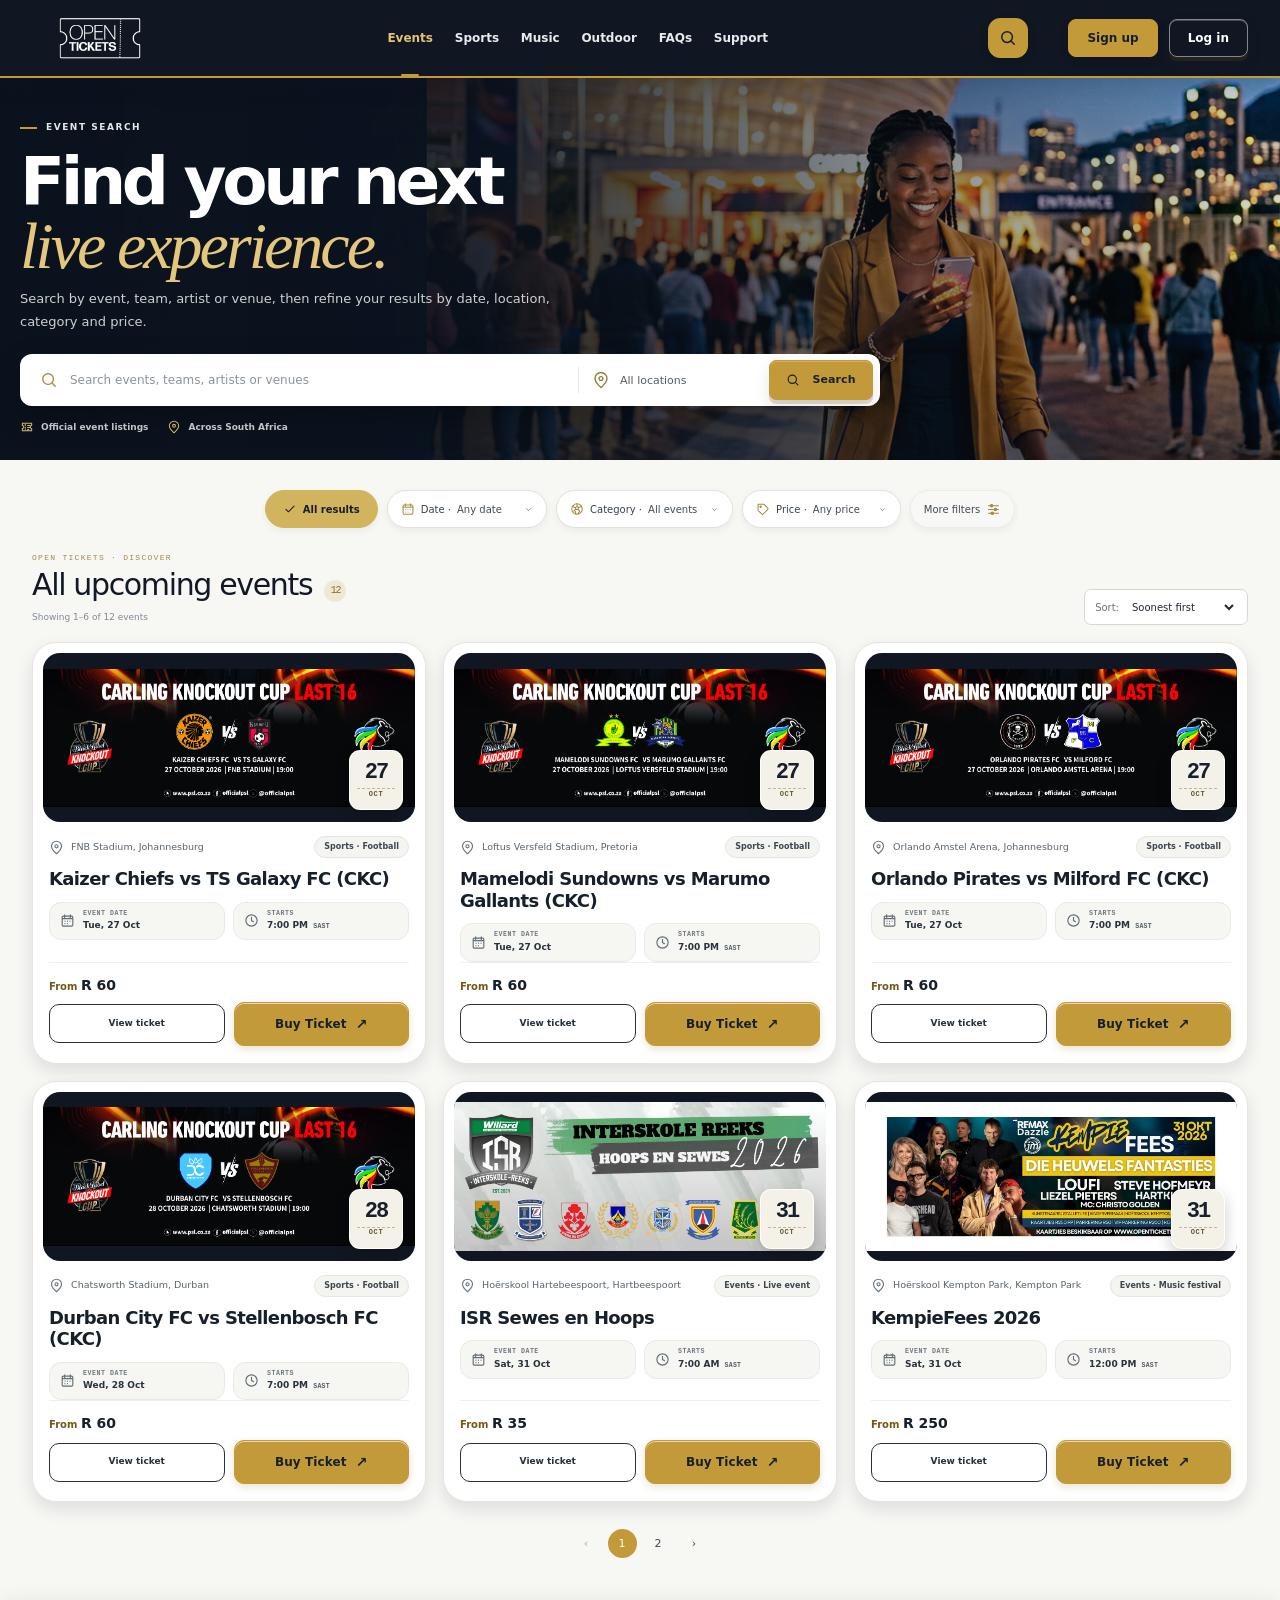
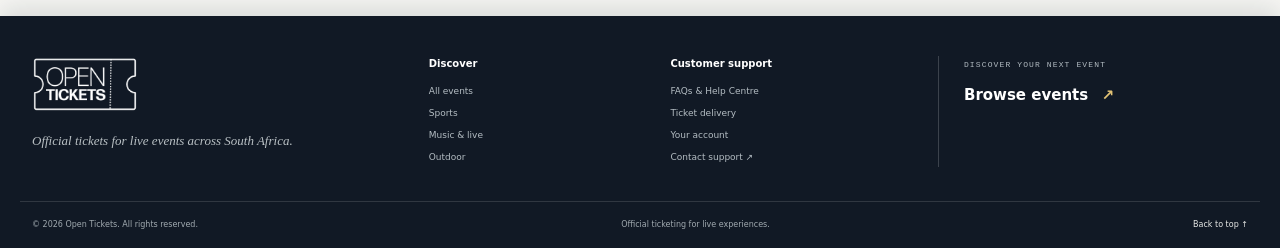
<file: search.html>
<!doctype html>
<html lang="en">
<head><meta charset="utf-8"><meta name="viewport" content="width=device-width, initial-scale=1"><meta name="theme-color" content="#ffffff"><meta name="description" content="Search upcoming Open Tickets events by name, category, location and date."><title>Search Events — Open Tickets</title><link rel="icon" type="image/svg+xml" href="assets/favicon.svg"><link rel="stylesheet" href="vendor/bootstrap.min.css"><link rel="stylesheet" href="css/styles.css"><script src="js/app.js" defer></script></head>
<body id="top" data-page="search">
  <div class="announcement"><span class="live-dot"></span><span>Official tickets. Unforgettable moments.</span><a href="https://opentickets.co.za/support">Need assistance? Contact Support <span aria-hidden="true">↗</span></a></div>
  <header class="site-header" id="siteHeader"><div class="container header-inner"><a class="brand brand-light" href="index.html" aria-label="Open Tickets home"><img class="header-brand-logo" src="assets/open-tickets-logo.png" alt="" aria-hidden="true"></a><a class="mobile-header-search is-active" href="search.html" aria-label="Search events" aria-current="page"><svg class="icon" aria-hidden="true"><use href="assets/icons.svg#icon-search"></use></svg></a><button class="nav-toggle" aria-label="Open navigation" aria-expanded="false" aria-controls="primaryNav"><span></span><span></span><span></span></button><nav class="primary-nav" id="primaryNav" aria-label="Main navigation">
        <a class="nav-link active" aria-current="page" href="events.html">Events</a><a class="nav-link" href="sports.html">Sports</a><a class="nav-link" href="music.html">Music</a><a class="nav-link" href="outdoor.html">Outdoor</a><a class="nav-link" href="faq.html">FAQs</a><a class="nav-link" href="https://opentickets.co.za/support">Support</a>
      <a class="nav-link mobile-auth-link mobile-auth-signup" href="https://www.opentickets.co.za/faq/account-profile" aria-label="Sign up: learn how to create an Open Tickets account">Sign up</a><a class="nav-link mobile-auth-link mobile-auth-login" href="https://opentickets.co.za/login">Log in</a></nav><a class="desktop-header-search is-active" href="search.html" aria-label="Search events"><svg class="icon" aria-hidden="true"><use href="assets/icons.svg#icon-search"></use></svg></a><div class="header-actions"><a class="header-signup" href="https://www.opentickets.co.za/faq/account-profile" aria-label="Sign up: learn how to create an Open Tickets account">Sign up</a><a class="header-login" href="https://opentickets.co.za/login">Log in</a></div></div></header>
  <main class="search-main">
    <section class="search-page-hero" aria-labelledby="searchPageTitle">
      <img class="search-page-hero-image" src="assets/hero-search-ai.jpg" alt="" aria-hidden="true">
      <div class="search-page-hero-shade"></div>
      <div class="container search-page-hero-content">
        <div class="eyebrow"><span class="eyebrow-mark"></span> EVENT SEARCH</div>
        <h1 id="searchPageTitle">Find your next<br><em>live experience.</em></h1>
        <p>Search by event, team, artist or venue, then refine your results by date, location, category and price.</p>
      <form id="searchPageForm" class="search-bar" action="search.html" method="get" role="search"><label class="search-bar-query"><svg class="icon" aria-hidden="true"><use href="assets/icons.svg#icon-search"></use></svg><input id="searchQuery" name="q" type="search" placeholder="Search events, teams, artists or venues" aria-label="Search events, teams, artists or venues"></label><span class="search-bar-divider"></span><label class="search-bar-location"><svg class="icon" aria-hidden="true"><use href="assets/icons.svg#icon-location"></use></svg><select id="locationFilter" name="location" aria-label="Filter by location"><option value="all">All locations</option><option value="Johannesburg">Johannesburg</option><option value="Pretoria">Pretoria</option><option value="Durban">Durban</option><option value="Gqeberha">Gqeberha</option><option value="Stellenbosch">Stellenbosch</option><option value="Rustenburg">Rustenburg</option></select></label><button class="btn btn-gold search-submit" type="submit"><svg class="icon" aria-hidden="true"><use href="assets/icons.svg#icon-search"></use></svg>Search</button></form>
        <div class="search-hero-proof"><span><svg class="icon"><use href="assets/icons.svg#icon-ticket"></use></svg> Official event listings</span><span><svg class="icon"><use href="assets/icons.svg#icon-location"></use></svg> Across South Africa</span></div>
      </div>
    </section>
    <section class="search-workspace"><div class="container">

      <div class="search-filter-row" aria-label="Search filters"><button class="filter-pill all-results active" id="clearFilters" type="button"><svg class="icon"><use href="assets/icons.svg#icon-check"></use></svg> All results</button><label class="filter-pill"><svg class="icon pill-icon"><use href="assets/icons.svg#icon-calendar"></use></svg><span>Date ·</span><select id="dateFilter" aria-label="Filter by date"><option value="all">Any date</option><option value="7">Next 7 days</option><option value="30">Next 30 days</option></select></label><label class="filter-pill"><svg class="icon pill-icon"><use href="assets/icons.svg#icon-football"></use></svg><span>Category ·</span><select id="categoryFilter" aria-label="Filter by category"><option value="all">All events</option><option value="football">Sports</option><option value="music">Music & live</option><option value="outdoor">Outdoor</option></select></label><label class="filter-pill"><svg class="icon pill-icon"><use href="assets/icons.svg#icon-tag"></use></svg><span>Price ·</span><select id="priceFilter" aria-label="Filter by price"><option value="all">Any price</option><option value="under100">Under R100</option><option value="over100">R100 and up</option></select></label><button class="filter-pill more-filter-button" id="moreFiltersButton" type="button" aria-expanded="false">More filters <svg class="icon"><use href="assets/icons.svg#icon-filter"></use></svg></button></div>
      <div class="more-filter-panel" id="moreFilterPanel" hidden><label>Venue or area<input id="venueFilter" type="search" placeholder="Try FNB Stadium or Gqeberha"></label><button type="button" id="applyMoreFilters" class="btn btn-gold">Apply filters</button></div>
      <div class="results-head"><div><p class="results-eyebrow">OPEN TICKETS · DISCOVER</p><details class="mobile-description-disclosure" data-mobile-collapse open><summary><h2 id="resultsTitle">All upcoming events <span class="result-count" id="resultCount">10</span></h2></summary><div id="searchSummary" class="search-summary mobile-description-copy">Browse upcoming events across South Africa.</div></details></div><label class="sort-select-wrap"><span>Sort:</span><select id="searchSort"><option value="date">Soonest first</option><option value="name">Event name</option><option value="price">Price: low to high</option></select></label></div>
      <div class="row g-4 event-grid search-results-grid" id="searchResults" aria-live="polite"></div>
      <div id="emptyState" class="empty-state" hidden><div class="empty-icon"><svg class="icon"><use href="assets/icons.svg#icon-search"></use></svg></div><h3>No matching events</h3><p>Try another search term or adjust your filters to view more events.</p><button id="emptyReset" class="btn btn-gold" type="button">Clear filters</button></div>
      <nav class="pagination-dots" id="resultsPagination" aria-label="Event result pages"></nav>
    </div></section>
  </main>
  <nav class="mobile-bottom-nav" aria-label="Mobile navigation">
    <a class="bottom-nav-link" href="index.html" ><svg class="icon"><use href="assets/icons.svg#icon-home"></use></svg><span>Home</span></a>
    <a class="bottom-nav-link active" href="events.html" aria-current="page"><svg class="icon"><use href="assets/icons.svg#icon-calendar"></use></svg><span>Events</span></a>
    <a class="bottom-nav-link" href="https://opentickets.co.za/bookings"><svg class="icon"><use href="assets/icons.svg#icon-wallet"></use></svg><span>Tickets</span></a>
    <a class="bottom-nav-link" href="https://www.opentickets.co.za/faq/account-profile" aria-label="Open Tickets account and profile guidance"><svg class="icon"><use href="assets/icons.svg#icon-account"></use></svg><span>Profile</span></a>
  </nav>

  <footer class="site-footer"><div class="container footer-main"><div class="footer-brand"><a class="brand" href="index.html"><img src="assets/open-tickets-logo.png" alt="Open Tickets"></a><p>Official tickets for live events across South Africa.</p></div><div class="footer-column"><b>Discover</b><a href="events.html">All events</a><a href="sports.html">Sports</a><a href="music.html">Music & live</a><a href="outdoor.html">Outdoor</a></div><div class="footer-column"><b>Customer support</b><a href="faq.html">FAQs & Help Centre</a><a href="faq.html#delivery">Ticket delivery</a><a href="faq.html#account">Your account</a><a href="https://opentickets.co.za/support">Contact support ↗</a></div><div class="footer-cta"><span>DISCOVER YOUR NEXT EVENT</span><a href="events.html">Browse events <b>↗</b></a></div></div><div class="container footer-bottom"><span>© 2026 Open Tickets. All rights reserved.</span><span>Official ticketing for live experiences.</span><a href="#top">Back to top ↑</a></div></footer>
</body>
</html>
</file>
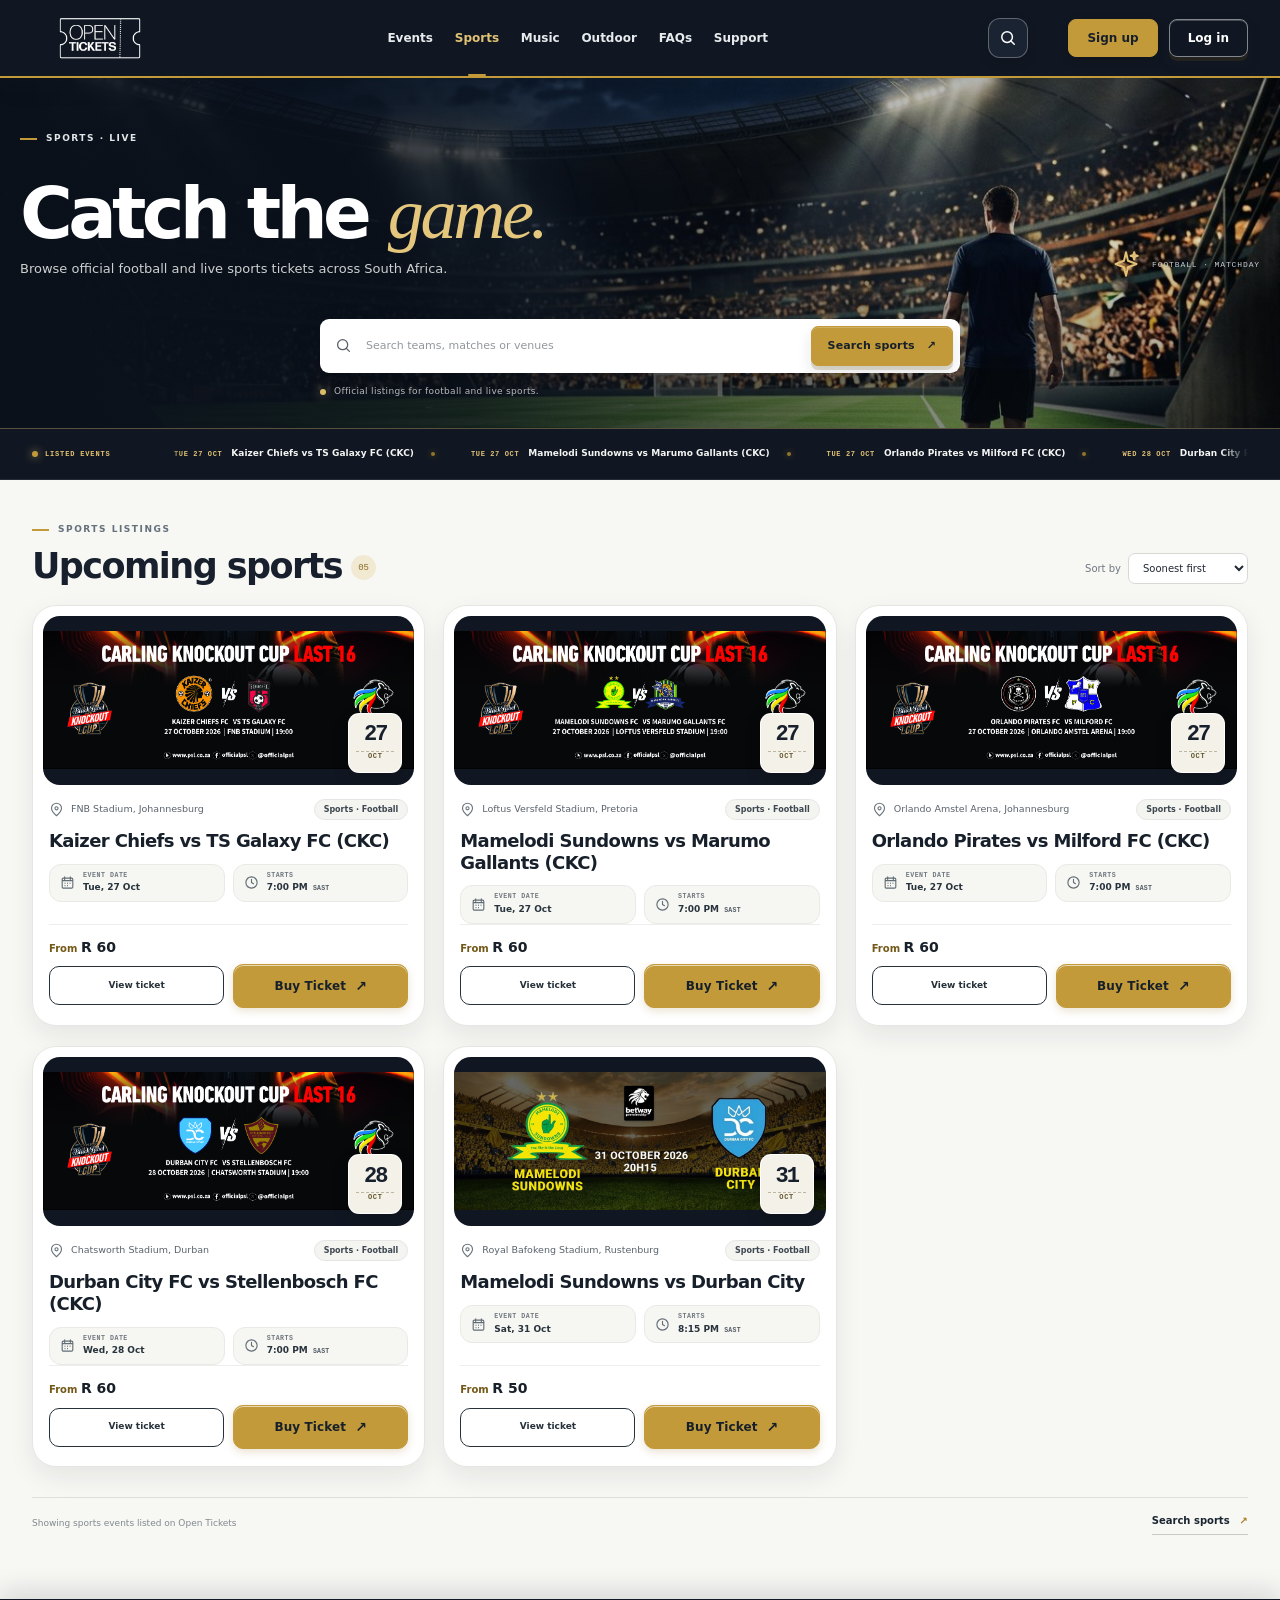
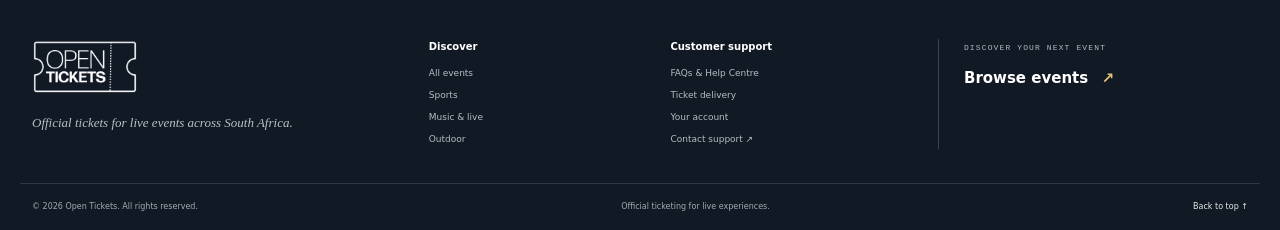
<file: sports.html>
<!doctype html>
<html lang="en">
<head>
  <meta charset="utf-8"><meta name="viewport" content="width=device-width, initial-scale=1"><meta name="theme-color" content="#ffffff">
  <meta name="description" content="Find official football and live sports ticket listings across South Africa.">
  <title>Sports · Football — Open Tickets</title><link rel="icon" type="image/svg+xml" href="assets/favicon.svg">
  <link rel="stylesheet" href="vendor/bootstrap.min.css"><link rel="stylesheet" href="css/styles.css"><script src="js/app.js" defer></script>
</head>
<body id="top" data-page="events" data-category="football">
  <div class="announcement"><span class="live-dot"></span><span>Official tickets. Unforgettable moments.</span><a href="https://opentickets.co.za/support">Need assistance? Contact Support <span aria-hidden="true">↗</span></a></div>
  <header class="site-header" id="siteHeader">
    <div class="container header-inner">
      <a class="brand brand-light" href="index.html" aria-label="Open Tickets home">
        <img class="header-brand-logo" src="assets/open-tickets-logo.png" alt="" aria-hidden="true">
      </a>
      <nav class="primary-nav" id="primaryNav" aria-label="Main navigation">
        <a class="nav-link" href="events.html">Events</a><a class="nav-link active" aria-current="page" href="sports.html">Sports</a><a class="nav-link" href="music.html">Music</a><a class="nav-link" href="outdoor.html">Outdoor</a><a class="nav-link" href="faq.html">FAQs</a><a class="nav-link" href="https://opentickets.co.za/support">Support</a>
      <a class="nav-link mobile-auth-link mobile-auth-signup" href="https://www.opentickets.co.za/faq/account-profile" aria-label="Sign up: learn how to create an Open Tickets account">Sign up</a><a class="nav-link mobile-auth-link mobile-auth-login" href="https://opentickets.co.za/login">Log in</a></nav>
      <a class="desktop-header-search" href="search.html" aria-label="Search events"><svg class="icon" aria-hidden="true"><use href="assets/icons.svg#icon-search"></use></svg></a><div class="header-actions"><a class="header-signup" href="https://www.opentickets.co.za/faq/account-profile" aria-label="Sign up: learn how to create an Open Tickets account">Sign up</a><a class="header-login" href="https://opentickets.co.za/login">Log in</a></div>
      <a class="mobile-header-search" href="search.html" aria-label="Search events"><svg class="icon" aria-hidden="true"><use href="assets/icons.svg#icon-search"></use></svg></a>
      <button class="nav-toggle" aria-label="Open navigation" aria-expanded="false" aria-controls="primaryNav"><span></span><span></span><span></span></button>
    </div>
  </header>
  <main>
    <section class="page-hero events-page-hero" aria-labelledby="sportsPageTitle">
      <img class="page-hero-image" src="assets/hero-sports-category.jpg" alt="Night football stadium with a player entering the pitch" aria-hidden="true">
      <div class="page-hero-shade"></div>
      <div class="container page-hero-inner">
        <div class="eyebrow"><span class="eyebrow-mark"></span> SPORTS · LIVE</div>
        <div class="page-title-row">
          <div><details class="mobile-description-disclosure" data-mobile-collapse open><summary><h1 id="sportsPageTitle">Catch the <em>game.</em></h1></summary><p class="mobile-description-copy">Browse official football and live sports tickets across South Africa.</p></details></div>
          <div class="intro-kicker"><span class="intro-orbit"><svg class="icon"><use href="assets/icons.svg#icon-spark"></use></svg></span><span>FOOTBALL · MATCHDAY</span></div>
        </div>
        <form class="discover-search" action="search.html" method="get"><svg class="icon" aria-hidden="true"><use href="assets/icons.svg#icon-search"></use></svg><input name="q" type="search" placeholder="Search teams, matches or venues" aria-label="Search teams, matches or venues"><input type="hidden" name="category" value="football"><button class="btn btn-gold" type="submit">Search sports <span>↗</span></button></form>
        <div class="page-hero-note"><span class="hero-note-dot"></span> Official listings for football and live sports.</div>
      </div>
    </section>
    <aside class="category-event-marquee" id="categoryEventTicker" aria-label="Event titles and dates, continuously scrolling">
      <div class="container category-marquee-inner">
        <div class="category-marquee-label"><span class="category-marquee-dot" aria-hidden="true"></span><span>LISTED EVENTS</span></div>
        <div class="category-marquee-window" id="categoryMarqueeWindow" tabindex="0" role="region" aria-label="Scrolling event titles and dates">
          <div class="category-marquee-track" id="categoryMarqueeTrack" aria-live="off"><div class="category-marquee-loading">Loading event listings…</div></div>
        </div>
      </div>
    </aside>
    <section class="section-space listing-section"><div class="container"><div class="listing-top"><div><div class="eyebrow eyebrow-dark"><span class="eyebrow-mark"></span> SPORTS LISTINGS</div><h2>Upcoming sports<span class="title-count" id="eventCount">06</span></h2></div><div class="sort-control"><label for="eventSort">Sort by</label><select id="eventSort"><option value="date">Soonest first</option><option value="name">Event name</option></select></div></div>
      
      <div class="row g-4 event-grid" id="allEventGrid" aria-live="polite"></div>
      <div class="load-more-row"><span class="load-more-note">Showing sports events listed on Open Tickets</span><a href="search.html?category=football" class="text-link">Search sports <span>↗</span></a></div>
    </div></section>
  </main>
  <nav class="mobile-bottom-nav" aria-label="Mobile navigation">
    <a class="bottom-nav-link" href="index.html" ><svg class="icon"><use href="assets/icons.svg#icon-home"></use></svg><span>Home</span></a>
    <a class="bottom-nav-link active" href="events.html" aria-current="page"><svg class="icon"><use href="assets/icons.svg#icon-calendar"></use></svg><span>Events</span></a>
    <a class="bottom-nav-link" href="https://opentickets.co.za/bookings"><svg class="icon"><use href="assets/icons.svg#icon-wallet"></use></svg><span>Tickets</span></a>
    <a class="bottom-nav-link" href="https://www.opentickets.co.za/faq/account-profile" aria-label="Open Tickets account and profile guidance"><svg class="icon"><use href="assets/icons.svg#icon-account"></use></svg><span>Profile</span></a>
  </nav>

  <footer class="site-footer"><div class="container footer-main"><div class="footer-brand"><a class="brand" href="index.html"><img src="assets/open-tickets-logo.png" alt="Open Tickets"></a><p>Official tickets for live events across South Africa.</p></div><div class="footer-column"><b>Discover</b><a href="events.html">All events</a><a href="sports.html">Sports</a><a href="music.html">Music & live</a><a href="outdoor.html">Outdoor</a></div><div class="footer-column"><b>Customer support</b><a href="faq.html">FAQs & Help Centre</a><a href="faq.html#delivery">Ticket delivery</a><a href="faq.html#account">Your account</a><a href="https://opentickets.co.za/support">Contact support ↗</a></div><div class="footer-cta"><span>DISCOVER YOUR NEXT EVENT</span><a href="events.html">Browse events <b>↗</b></a></div></div><div class="container footer-bottom"><span>© 2026 Open Tickets. All rights reserved.</span><span>Official ticketing for live experiences.</span><a href="#top">Back to top ↑</a></div></footer>
</body>
</html>
</file>
<file: css/styles.css>
@charset "UTF-8";
:root{--ink:#111827;--ink-2:#1b2433;--navy:#111722;--navy-2:#192331;--gold:#c29a3a;--gold-dark:#a77e21;--gold-pale:#f6f0df;--paper:#f7f6f2;--white:#fffefa;--muted:#6d7681;--muted-2:#959ca4;--line:#e4e1d9;--focus-ring:#c29a3a;--radius:12px;--radius-card:16px;--shadow:0 8px 22px rgba(20,27,38,.10);--shadow-hover:0 16px 34px rgba(20,27,38,.16);--body:Inter,ui-sans-serif,system-ui,-apple-system,"Segoe UI",sans-serif;--display:Georgia,"Times New Roman",serif;--mono:"SFMono-Regular",Consolas,"Liberation Mono",monospace}
*{box-sizing:border-box}html{scroll-behavior:smooth;scroll-padding-top:90px}body{margin:0;background:var(--paper);color:var(--ink);font-family:var(--body);font-size:14px;line-height:1.55;-webkit-font-smoothing:antialiased}a{color:inherit;text-decoration:none}button,input,select{font:inherit}button{cursor:pointer}img{max-width:100%;display:block}::selection{background:#ecdba9;color:#111827}.container{max-width:1240px}.icon{width:18px;height:18px;fill:none;stroke:currentColor;stroke-width:1.75;stroke-linecap:round;stroke-linejoin:round;flex:0 0 auto}.mobile-bottom-nav{display:none}
.announcement{display:none}.site-header{height:78px;position:sticky;top:0;z-index:1040;background:rgba(255,255,255,.97);border-bottom:1px solid rgba(15,22,32,.07);box-shadow:0 2px 12px rgba(17,24,39,.04);backdrop-filter:blur(14px);transition:height .22s,box-shadow .22s}.site-header.scrolled{height:68px;box-shadow:0 7px 20px rgba(17,24,39,.09)}.header-inner{height:100%;display:flex;align-items:center;gap:clamp(20px,3.2vw,54px)}.brand{display:inline-flex;align-items:center;gap:7px;flex:0 0 auto}.header-brand-logo{display:block;width:136px;max-height:44px;height:auto;object-fit:contain;filter:brightness(0) saturate(100%) invert(9%) sepia(15%) saturate(1500%) hue-rotate(179deg) brightness(90%) contrast(93%);transition:width .22s}.site-header.scrolled .header-brand-logo{width:127px}.primary-nav{display:flex;align-items:center;gap:clamp(18px,3vw,45px);margin:0 auto}.nav-link{position:relative;color:#242b34;font-size:13px;font-weight:650;white-space:nowrap;transition:color .18s}.nav-link:hover,.nav-link.active{color:var(--gold-dark)}.nav-link.active:after{content:"";position:absolute;left:50%;bottom:-29px;width:18px;height:2px;background:var(--gold);transform:translateX(-50%);border-radius:5px}.header-actions{display:flex;align-items:center;gap:11px;flex:0 0 auto}.header-login,.header-signup{height:38px;padding:0 18px;display:inline-flex;align-items:center;justify-content:center;border-radius:8px;font-size:12px;font-weight:700;white-space:nowrap;transition:all .2s}.header-login{border:1px solid #d4c99d;background:white;color:#202733}.header-login:hover{border-color:var(--gold);background:#fffaf0}.header-signup{background:var(--gold);border:1px solid var(--gold);color:#17202a;box-shadow:0 3px 8px rgba(194,154,58,.15)}.header-signup:hover{background:#d4b76b;border-color:#d4b76b;color:#17202a;transform:translateY(-1px)}.nav-toggle{display:none;border:0;background:transparent;padding:8px}.nav-toggle span{display:block;width:23px;height:2px;background:#17202b;margin:5px;border-radius:3px}
/* Home hero: high-energy arena imagery with a restrained, premium ticketing palette. */
.hero-wrap{background:#111722;color:#fff;padding:16px 0 0;overflow:hidden}.hero-shell{max-width:1370px}.hero-visual{height:clamp(350px,36vw,455px);max-height:470px;min-height:335px;position:relative;overflow:hidden;border-radius:12px;background:#10151e;box-shadow:0 18px 38px rgba(0,0,0,.18)}.hero-image{position:absolute;inset:0;width:100%;height:100%;object-fit:cover;object-position:center 49%;transition:transform 1s ease}.hero-visual:hover .hero-image{transform:scale(1.02)}.hero-shade{position:absolute;inset:0;background:linear-gradient(90deg,rgba(8,12,20,.92) 0%,rgba(8,12,20,.75) 32%,rgba(8,12,20,.12) 76%),linear-gradient(0deg,rgba(8,12,20,.53),transparent 44%)}.hero-gridlines{position:absolute;inset:0;opacity:.12;background-image:linear-gradient(90deg,transparent 49.9%,rgba(255,255,255,.25) 50%,transparent 50.1%),linear-gradient(rgba(255,255,255,.14) 1px,transparent 1px);background-size:132px 100%,100% 82px;mask-image:linear-gradient(90deg,#000,transparent 76%)}.hero-content{position:absolute;top:49%;left:clamp(30px,6.5vw,91px);transform:translateY(-49%);max-width:540px;z-index:2;animation:rise-in .7s both}.eyebrow{display:flex;align-items:center;gap:9px;color:#64707b;font-size:9px;font-weight:750;letter-spacing:.17em;text-transform:uppercase}.eyebrow-mark{width:17px;height:2px;background:var(--gold);display:inline-block}.hero-content .eyebrow,.faq-hero .eyebrow,.experience-copy .eyebrow,.faq-bottom-cta .eyebrow,.event-cover-content .eyebrow,.related-section .eyebrow{color:#e1e5e6}.hero-content h1,.page-intro h1,.search-page-head h1,.faq-hero h1{font-size:clamp(54px,7vw,88px);line-height:.9;letter-spacing:-.07em;font-weight:850;margin:24px 0 18px;max-width:570px}.hero-content h1 span,.page-intro h1 em,.search-page-head h1 em,.faq-hero h1 em{color:#e2c275;font-style:normal}.hero-content p{color:#d4d8db;font-size:14px;line-height:1.7;max-width:390px;margin-bottom:24px}.hero-actions{display:flex;align-items:center;gap:20px}.btn{border-radius:7px;font-size:11px;font-weight:750;padding:11px 16px;letter-spacing:.01em;transition:transform .2s,background .2s,box-shadow .2s;display:inline-flex;align-items:center;justify-content:center;gap:12px}.btn:hover{transform:translateY(-2px)}.btn-gold{background:var(--gold);color:#17202a;border:1px solid var(--gold);box-shadow:0 5px 12px rgba(194,154,58,.15)}.btn-gold:hover{background:#d2b45f;color:#17202a;border-color:#d2b45f;box-shadow:0 8px 20px rgba(194,154,58,.22)}.btn-lime{background:var(--gold);color:#fff;border:1px solid var(--gold)}.btn-lime:hover{background:var(--gold-dark);color:#fff;border-color:var(--gold-dark)}.btn-dark{background:#151d29;color:white;border:1px solid #151d29}.btn-dark:hover{background:#252f40;color:white}.btn-outline-light{border:1px solid rgba(255,255,255,.46);color:white;background:transparent}.btn-outline-light:hover{background:rgba(255,255,255,.08);color:white}.hero-text-link{font-size:11px;color:#fff}.hero-text-link span{color:#e2c275;padding-left:7px}.hero-proof{display:flex;align-items:center;gap:10px;color:#c1c8cd;font-size:10px;margin-top:26px}.hero-proof b{color:#fff}.proof-icon{width:26px;height:26px;border:1px solid rgba(226,194,117,.55);border-radius:50%;display:grid;place-items:center;color:#e2c275}.proof-icon .icon{width:15px;height:15px}.avatar-stack{display:flex}.avatar-stack span{width:23px;height:23px;border:2px solid #121821;background:#9d6bdf;border-radius:50%;display:grid;place-items:center;margin-right:-6px;font-size:9px;color:white}.avatar-stack span:nth-child(2){background:#c89f48}.avatar-stack span:nth-child(3){background:#7f9877}.hero-side-label{position:absolute;right:26px;top:34px;z-index:2;writing-mode:vertical-rl;font:8px var(--mono);letter-spacing:.2em;color:rgba(255,255,255,.7);display:flex;align-items:center;gap:9px}.side-line{height:37px;width:1px;background:#e2c275}.hero-float-card{position:absolute;z-index:3;right:9%;bottom:14%;width:197px;padding:15px;background:rgba(15,21,29,.8);border:1px solid rgba(255,255,255,.29);backdrop-filter:blur(15px);border-radius:8px;box-shadow:0 15px 42px rgba(0,0,0,.3);transform:rotate(2deg);animation:floaty 5s ease-in-out infinite}.float-card-top,.float-card-bottom{display:flex;align-items:center;justify-content:space-between}.mini-live{display:flex;align-items:center;gap:6px;color:#edf0ee;font-size:8px;letter-spacing:.12em}.mini-live i{width:5px;height:5px;border-radius:50%;background:#d9bd73;box-shadow:0 0 7px #e0c276}.float-arrow{color:#e5c677}.float-event-name{font-size:23px;line-height:.98;letter-spacing:-.055em;font-weight:850;padding:20px 0}.float-card-bottom{border-top:1px solid rgba(255,255,255,.18);padding-top:9px;color:#d4d8d9;font-size:8px;line-height:1.4}.float-ticket-icon{color:#e2c275;font-size:22px;display:grid;place-items:center}.float-ticket-icon .icon{width:22px;height:22px}.hero-pagination{position:absolute;left:clamp(30px,6.5vw,91px);bottom:23px;display:flex;gap:8px;align-items:center;z-index:2}.hero-dot{width:6px;height:6px;border:0;border-radius:20px;background:rgba(255,255,255,.45);padding:0;transition:width .2s,background .2s}.hero-dot.active{width:24px;background:#e2c275}.hero-pagination span{font:9px var(--mono);color:#e6e8e7;margin-left:8px}.hero-pagination i{color:#e2c275;font-style:normal}.hero-next{position:absolute;z-index:2;right:22px;bottom:17px;width:35px;height:35px;border-radius:50%;border:1px solid rgba(255,255,255,.5);color:white;background:rgba(0,0,0,.18);font-size:17px;transition:all .2s}.hero-next:hover{background:#e2c275;color:#111;border-color:#e2c275;transform:rotate(45deg)}.hero-bottom{display:flex;justify-content:space-between;align-items:center;height:48px;color:#bbc2c7;font:8px var(--mono);letter-spacing:.14em}.scroll-cue{display:flex;align-items:center;gap:9px}.scroll-cue span{width:20px;height:1px;background:#e2c275}.hero-bottom-note{font:italic 12px Georgia,serif;color:#e4e7e7;letter-spacing:0}.hero-index{color:#e5e9e8}.hero-index i{color:#e2c275;font-style:normal;margin:0 5px}.hero-visual.slide-next .hero-image{animation:slide-soft .65s ease}.hero-visual.slide-next .hero-content{animation:rise-in .55s both}@keyframes rise-in{from{opacity:0;transform:translateY(calc(-49% + 18px))}to{opacity:1;transform:translateY(-49%)}}@keyframes floaty{50%{transform:translateY(-7px) rotate(1deg)}}@keyframes slide-soft{0%{opacity:.5;transform:scale(1.04)}100%{opacity:1;transform:scale(1)}}@keyframes pulse{50%{opacity:.6}}

/* Upcoming 72-hour ticket window */
.next-events-section{background:#f2f2ef;padding:30px 0 31px;border-bottom:1px solid #e6e6e1}.next-events-head{display:grid;grid-template-columns:minmax(0,1fr) minmax(330px,390px);gap:34px;align-items:center;margin-bottom:18px}.next-events-intro h2{font-size:clamp(28px,3.2vw,39px);line-height:1;letter-spacing:-.055em;font-weight:850;margin:11px 0 8px;color:#17202c}.next-events-intro h2 em{font-family:Georgia,serif;font-weight:500;color:#9a8451}.next-events-intro p{max-width:610px;margin:0;color:#6e7880;font-size:10px;line-height:1.7}.main-countdown-card{display:flex;flex-direction:column;align-items:center;gap:9px;background:transparent;color:#17202c;border:0;border-radius:0;padding:2px 0;box-shadow:none}.main-countdown-units{display:flex;align-items:center;justify-content:center;gap:8px;width:100%;margin:0}.main-countdown-units>div{width:82px;min-width:60px;text-align:center}.countdown-digit{height:64px;position:relative;display:grid;place-items:center;overflow:hidden;border:1px solid rgba(255,255,255,.96);border-radius:10px;background:linear-gradient(145deg,rgba(255,255,255,.82),rgba(255,255,255,.43));backdrop-filter:blur(10px);box-shadow:inset 0 1px 0 rgba(255,255,255,.95),0 5px 14px rgba(22,30,42,.09)}.countdown-digit:after{content:"";position:absolute;left:7px;right:7px;top:50%;border-top:1px solid rgba(39,48,58,.13)}.main-countdown-units strong{position:relative;z-index:1;display:block;font:750 34px/1 var(--mono);letter-spacing:-.08em;color:#343b43;text-shadow:0 1px 0 rgba(255,255,255,.75)}.main-countdown-units small{display:block;margin-top:6px;color:#80878d;font-size:8px;text-transform:lowercase;letter-spacing:.02em}.main-countdown-units>b{font:22px var(--mono);color:#70787e;margin-top:-18px}.countdown-event-label{width:100%;padding:0;display:flex;flex-direction:column;align-items:center;gap:1px;text-align:center}.countdown-event-label span{font-size:10px;line-height:1.4;font-weight:800;color:#27323c}.countdown-event-label small{font-size:8px;line-height:1.5;color:#7a8389}.near-term-grid{display:grid;grid-template-columns:repeat(4,minmax(0,1fr));gap:15px}.near-term-card{min-width:0;display:flex;flex-direction:column;position:relative;background:linear-gradient(155deg,#fff 0%,#fff 70%,#fbfaf6 100%);border:1px solid #e5e2d8;border-radius:15px;overflow:hidden;box-shadow:0 7px 20px rgba(20,27,38,.075),0 1px 2px rgba(20,27,38,.04);transition:transform .24s,box-shadow .24s,border-color .24s}.near-term-card:hover{transform:translateY(-5px);border-color:rgba(194,154,58,.62);box-shadow:0 17px 30px rgba(20,27,38,.14),0 4px 12px rgba(194,154,58,.09)}.near-term-image{height:142px;position:relative;display:block;overflow:hidden;background:#1b2027}.near-term-image:after{content:"";position:absolute;inset:35% 0 0;background:linear-gradient(180deg,transparent,rgba(9,14,21,.32));pointer-events:none}.near-term-image img{width:100%;height:100%;object-fit:cover;transition:transform .45s,filter .3s}.near-term-card:hover .near-term-image img{transform:scale(1.055);filter:saturate(1.08)}.near-term-badge{position:absolute;z-index:1;top:11px;left:11px;display:flex;align-items:center;gap:6px;padding:6px 9px;border:1px solid rgba(255,255,255,.2);border-radius:20px;background:rgba(19,26,36,.78);backdrop-filter:blur(10px);color:#f4e7c3;font:7px var(--mono);letter-spacing:.045em;box-shadow:0 3px 10px rgba(0,0,0,.16)}.near-term-badge .icon{width:12px;height:12px;color:#e2c275}.near-term-copy{display:flex;flex:1;flex-direction:column;padding:13px 14px 13px}.near-term-timing{display:flex;align-items:center;justify-content:space-between;gap:6px;color:#8d7130;font:7px var(--mono);letter-spacing:.055em;text-transform:uppercase}.near-term-timing time{font:700 8px var(--body);letter-spacing:0;color:#3e4a55;text-transform:none;white-space:nowrap}.near-term-copy h3{font-size:14px;line-height:1.25;letter-spacing:-.025em;margin:9px 0 6px;color:#18212c;font-weight:820;min-height:35px}.near-term-copy p{font-size:9px;line-height:1.55;color:#737d85;margin:0;display:-webkit-box;-webkit-line-clamp:2;-webkit-box-orient:vertical;overflow:hidden;min-height:28px}.near-term-bottom{display:flex;justify-content:space-between;align-items:center;gap:8px;border-top:1px solid #eeece6;margin-top:auto;padding-top:10px}.near-term-price{color:#816523;font-size:8px;font-weight:750}.near-term-link{display:inline-flex;align-items:center;gap:5px;padding:6px 9px;border:1px solid rgba(194,154,58,.32);border-radius:6px;background:#f7f2e6;color:#735818;font-size:8px;font-weight:800;white-space:nowrap;transition:all .2s}.near-term-link:hover{background:#c29a3a;border-color:#c29a3a;color:#17202a}.near-term-link .icon{width:12px;height:12px}.near-term-countdown-line{display:flex;align-items:center;justify-content:space-between;gap:6px;margin-top:9px;padding-top:8px;border-top:1px dashed #e4e1d8;color:#78818a;font-size:8px}.near-term-countdown-line:before{content:"Starts in";font-weight:600}.near-term-countdown-line strong{padding:4px 7px;border:1px solid #e7e1d3;border-radius:5px;background:rgba(246,242,232,.75);color:#745c23;font:750 8px var(--mono);white-space:nowrap}.near-term-empty{grid-column:1/-1;padding:22px;border:1px dashed #d6d8d3;border-radius:12px;background:rgba(255,255,255,.65);color:#6f7981;font-size:10px;text-align:center}.near-term-footer{display:flex;align-items:center;justify-content:space-between;margin-top:13px;color:#858c91;font-size:8px}.near-term-footer a{display:inline-flex;align-items:center;gap:5px;color:#826626;font-weight:750}.near-term-footer .icon{width:13px;height:13px}

.home-search-area{position:relative;background:#f2f2ef;padding:20px 0 17px}.home-search-form{max-width:850px;margin:0 auto;display:flex;align-items:center;gap:13px;background:#fff;border:1px solid #e1e1dd;border-radius:10px;padding:6px;box-shadow:0 5px 18px rgba(22,28,36,.09)}.home-search-field,.home-location-field{display:flex;align-items:center;gap:10px;min-width:0;padding:0 12px;color:#9a884e}.home-search-field{flex:1}.home-location-field{width:215px;border-left:1px solid #ecece9}.home-search-field svg,.home-location-field svg{width:18px;height:18px;fill:none;stroke:currentColor;stroke-width:1.8;flex:0 0 auto}.home-search-form input,.home-search-form select{min-width:0;width:100%;border:0;outline:0;background:transparent;color:#202833;font-size:12px}.home-search-form input::placeholder{color:#8b9298}.home-search-form select{appearance:none;color:#505963}.home-search-form .btn{min-width:116px;height:39px}.quick-search-note{display:flex;align-items:center;gap:18px;max-width:850px;margin:11px auto 0;color:#68717a;font-size:9px}.quick-search-note>span:first-child{font:8px var(--mono);letter-spacing:.13em;color:#8d9294}.quick-search-note a{padding:4px 10px;border:1px solid #e1e2dc;border-radius:20px;color:#4d5660;background:#fff}.quick-search-note a:hover{border-color:#d1b365;color:#8e6e1d}.quick-note-tail{margin-left:auto;color:#858b8f;font:italic 11px Georgia,serif;display:flex;align-items:center;gap:6px}.quick-note-tail b{color:var(--gold);font-style:normal}.quick-note-tail .icon{width:14px;height:14px;color:var(--gold)}
.trust-strip{background:#fff;color:#252d36;border-top:1px solid #e9e9e6;border-bottom:1px solid #e9e9e6}.trust-grid{display:grid;grid-template-columns:repeat(3,1fr) 1.15fr;min-height:72px;align-items:center}.trust-item{display:flex;align-items:center;gap:10px;border-right:1px solid #e8e8e4;padding:10px 17px}.trust-item:first-child{padding-left:0}.trust-icon{color:var(--gold);font-size:18px;display:grid;place-items:center}.trust-icon .icon{width:19px;height:19px}.trust-item b,.trust-item small{display:block}.trust-item b{font-size:10px;font-weight:750}.trust-item small{font-size:9px;color:#7c858d;margin-top:2px}.trust-note{text-align:right;color:#8d9294;font:8px var(--mono);letter-spacing:.13em}.trust-note span{color:var(--gold);font-size:16px;margin-left:8px;vertical-align:middle}.trust-note>.icon{width:14px;height:14px;display:inline-block;vertical-align:middle;margin-left:7px;color:var(--gold)}
.section-space{padding:76px 0}.events-section{background:var(--paper)}.section-heading{display:flex;align-items:flex-end;justify-content:space-between;gap:30px;margin-bottom:28px}.section-heading h2,.listing-top h2,.help-panel h2,.event-about h2,.venue-copy h2{font-size:clamp(34px,4.2vw,54px);font-weight:850;line-height:.97;letter-spacing:-.065em;margin:15px 0 0;color:#17202c}.section-heading h2 em,.listing-top h2 em,.help-panel h2 em,.event-about h2 em,.venue-copy h2 em{font-family:Georgia,serif;font-weight:500;color:#9a8451;letter-spacing:-.055em}.section-heading-aside{max-width:310px;padding-bottom:3px}.section-heading-aside p{font-size:11px;color:#737c84;line-height:1.7;margin:0 0 13px}.text-link{font-size:10px;font-weight:800;color:#1b2530;display:inline-flex;align-items:center;gap:10px;border-bottom:1px solid #c9c9c1;padding-bottom:5px}.text-link span{color:var(--gold-dark)}.filter-bar-wrap{display:flex;justify-content:space-between;align-items:center;border-bottom:1px solid #dedfda;margin-bottom:20px}.isotope-filters{display:flex;gap:7px;align-items:center}.filter-btn{border:1px solid transparent;background:transparent;padding:9px 13px;font-size:10px;color:#6f7880;border-radius:22px;transition:all .2s}.filter-btn.active,.filter-btn:hover{border-color:#d0b363;background:#d0b363;color:#18202a;box-shadow:0 3px 9px rgba(194,154,58,.18)}.filter-btn span{font:8px var(--mono);color:inherit;margin-left:4px}.view-all-mobile{display:none}.event-grid{--bs-gutter-x:18px;--bs-gutter-y:20px}.event-item{transition:opacity .25s,transform .25s}.event-item.is-hiding{opacity:0;transform:translateY(8px)}.event-card{height:100%;background:#fff;border:1px solid #e5e6e1;border-radius:11px;overflow:hidden;box-shadow:0 6px 16px rgba(17,24,39,.075);transition:transform .24s,box-shadow .24s,border-color .24s}.event-card:hover{transform:translateY(-4px);box-shadow:var(--shadow-hover);border-color:#d2bf8e}.event-card-media{height:clamp(150px,17vw,205px);position:relative;overflow:hidden;display:block;background:#1a2028;margin:7px 7px 0;border-radius:8px}.event-card-media img{width:100%;height:100%;object-fit:cover;transition:transform .45s}.event-card:hover .event-card-media img{transform:scale(1.045)}.event-card-media:after{content:"";position:absolute;inset:50% 0 0;background:linear-gradient(0deg,rgba(7,10,15,.34),transparent);pointer-events:none}.event-chip{position:absolute;z-index:1;right:9px;top:9px;display:flex;align-items:center;gap:5px;padding:5px 9px;background:rgba(232,211,157,.97);backdrop-filter:blur(8px);color:#25303c;border-radius:18px;font-size:8px;font-weight:750;letter-spacing:.01em;box-shadow:0 2px 6px rgba(0,0,0,.12)}.chip-check{display:grid;place-items:center;width:13px;height:13px;border-radius:50%;background:rgba(255,255,255,.55);font-size:8px}.chip-check .icon{width:9px;height:9px;stroke-width:2.4}.event-card-body{padding:11px 13px 12px}.event-card-title{font-size:14px;line-height:1.25;letter-spacing:-.025em;font-weight:800;margin:0 0 9px;color:#17202b;min-height:35px}.event-card-title a:hover{color:#92701c}.event-card-line{display:flex;align-items:center;gap:7px;color:#4f5963;font-size:9px;line-height:1.35;margin:5px 0;min-width:0}.event-card-line svg{width:13px;height:13px;stroke:#656d70;stroke-width:1.8;fill:none;flex:0 0 auto}.event-card-line span{overflow:hidden;text-overflow:ellipsis;white-space:nowrap}.event-card-bottom{border-top:1px solid #efefec;margin-top:9px;padding-top:9px;display:flex;align-items:center;justify-content:space-between;gap:8px}.event-price{font-size:10px;color:#a18031;white-space:nowrap}.event-price b{color:#a18031;font-size:12px}.event-card-cta{height:29px;min-width:108px;padding:0 13px;display:inline-flex;align-items:center;justify-content:center;gap:10px;border-radius:6px;background:var(--gold);color:#17202a;font-size:9px;font-weight:750;white-space:nowrap;transition:all .2s}.event-card-cta:hover{background:#d2b45f;color:#17202a;transform:translateY(-1px)}.event-card-cta span{font-size:12px}.event-empty{grid-column:1/-1;padding:40px;text-align:center;color:#7d8791}
.experience-band{background:#151b26;color:#fff;padding:68px 0;overflow:hidden;position:relative}.experience-band:after{content:"";position:absolute;right:-115px;top:-205px;width:470px;height:470px;border:1px solid rgba(224,194,117,.14);border-radius:50%;box-shadow:0 0 0 45px rgba(224,194,117,.022),0 0 0 90px rgba(224,194,117,.018);pointer-events:none}.experience-inner{display:grid;grid-template-columns:1fr 1fr;gap:clamp(40px,7vw,105px);align-items:center}.experience-art{position:relative;min-height:330px;border:1px solid rgba(255,255,255,.18);border-radius:10px;overflow:hidden;transform:rotate(-1.5deg);background:#192231}.experience-art img{position:absolute;width:100%;height:100%;inset:0;object-fit:cover;opacity:.77}.experience-art:after{content:"";position:absolute;inset:0;background:linear-gradient(0deg,rgba(3,7,11,.58),transparent 70%)}.art-stamp{position:absolute;z-index:1;left:22px;top:20px;background:#d8bd72;color:#17202a;font:700 10px/1.05 var(--mono);padding:10px 11px;transform:rotate(-7deg)}.art-corner{position:absolute;z-index:1;bottom:17px;right:19px;color:#fff;font:8px var(--mono);letter-spacing:.17em}.experience-copy{position:relative;z-index:1}.experience-copy h2{font-size:clamp(38px,4.7vw,62px);line-height:.97;letter-spacing:-.07em;margin:20px 0 15px}.experience-copy h2 em{font-family:Georgia,serif;font-weight:500;color:#e2c275}.experience-copy p{max-width:360px;color:#c4c9ce;font-size:11px;line-height:1.8;margin-bottom:20px}.experience-meta{display:flex;gap:21px;border-top:1px solid rgba(255,255,255,.16);margin-top:29px;padding-top:13px;color:#b1b8bf;font:8px var(--mono);letter-spacing:.1em}.experience-meta span:first-child{color:#e2c275}
.featured-tickets-heading{display:flex;justify-content:space-between;align-items:flex-end;gap:28px;margin-bottom:20px}.featured-tickets-heading h2{font-size:clamp(31px,3.7vw,46px);font-weight:850;line-height:.98;letter-spacing:-.06em;margin:13px 0 0;color:#fff}.featured-tickets-heading h2 em{font-family:Georgia,serif;font-weight:500;color:#e2c275}.featured-tickets-intro{display:flex;align-items:center;gap:17px;max-width:510px}.featured-tickets-intro p{margin:0;color:#c4cbd0;font-size:9px;line-height:1.7;max-width:290px}.featured-tickets-intro .btn{white-space:nowrap}.experience-ticket-grid{display:grid;grid-template-columns:repeat(3,minmax(0,1fr));gap:13px}.experience-ticket{display:grid;grid-template-columns:45% 55%;min-width:0;min-height:160px;background:#202834;border:1px solid rgba(255,255,255,.13);border-radius:10px;overflow:hidden;transition:transform .2s,border-color .2s,box-shadow .2s}.experience-ticket:hover{transform:translateY(-3px);border-color:rgba(226,194,117,.55);box-shadow:0 12px 28px rgba(0,0,0,.17)}.experience-ticket-image{position:relative;min-height:100%;display:block;overflow:hidden;background:#20252d}.experience-ticket-image img{position:absolute;inset:0;width:100%;height:100%;object-fit:cover;transition:transform .4s}.experience-ticket:hover .experience-ticket-image img{transform:scale(1.04)}.experience-ticket-image:after{content:"";position:absolute;inset:45% 0 0;background:linear-gradient(0deg,rgba(7,10,15,.35),transparent)}.experience-ticket-category{position:absolute;z-index:1;left:7px;right:7px;bottom:8px;display:flex;align-items:center;gap:4px;padding:5px 6px;border-radius:4px;background:rgba(19,25,34,.88);color:#f3e7c4;font:6px var(--mono);letter-spacing:.04em}.experience-ticket-category .icon{width:12px;height:12px;color:#e2c275}.experience-ticket-copy{padding:12px 11px;display:flex;flex-direction:column;align-items:flex-start;min-width:0;overflow:hidden}.experience-ticket-date{color:#e2c275;font:7px var(--mono);letter-spacing:.08em}.experience-ticket-copy h3{font-size:13px;line-height:1.2;letter-spacing:-.03em;color:#fff;margin:8px 0 6px;font-weight:800}.experience-ticket-copy p{font-size:8px;line-height:1.55;color:#c1c8ce;margin:0 0 8px;display:-webkit-box;-webkit-line-clamp:3;-webkit-box-orient:vertical;overflow:hidden}.experience-ticket-link{display:inline-flex;align-items:center;gap:6px;margin-top:auto;color:#e4ca83;font-size:8px;font-weight:800}.experience-ticket-link .icon{width:12px;height:12px}

.home-help{padding:57px 0;background:#efefeb}.help-panel{display:flex;align-items:center;gap:25px;position:relative}.help-symbol{width:57px;height:57px;display:grid;place-items:center;border:1px solid #d4d3ca;border-radius:50%;color:#9b7c35;flex:0 0 auto}.help-symbol .icon{width:25px;height:25px}.help-panel h2{font-size:34px;margin-top:12px}.help-panel p{color:#6c7680;font-size:10px;margin:11px 0 0}.help-panel .btn{margin-left:auto;white-space:nowrap}
.site-footer{background:#111722;color:white;padding-top:40px}.footer-main{display:grid;grid-template-columns:1.4fr .8fr .9fr 1.2fr;gap:35px;padding-bottom:34px}.footer-brand .brand img{width:106px;filter:none}.footer-brand p{font-family:Georgia,serif;font-style:italic;font-size:13px;color:#b9c0c4;margin-top:12px}.footer-column{display:flex;flex-direction:column;gap:8px}.footer-column b{font-size:10px;margin-bottom:5px}.footer-column a{font-size:9px;color:#b4bdc3}.footer-column a:hover{color:#e2c275}.footer-cta{border-left:1px solid rgba(255,255,255,.18);padding:4px 0 0 25px;display:flex;flex-direction:column;gap:15px}.footer-cta>span{font:8px var(--mono);letter-spacing:.14em;color:#b2bbc1}.footer-cta a{font-size:15px;font-weight:750}.footer-cta a b{color:#e2c275;margin-left:8px}.footer-bottom{min-height:47px;border-top:1px solid rgba(255,255,255,.13);display:flex;align-items:center;justify-content:space-between;color:#a1aab0;font-size:8px}.footer-bottom a{color:#e8e9e7}
/* Event index */
.page-intro{background:#151b26;color:white;padding:61px 0 42px;position:relative;overflow:hidden}.page-intro:after{content:"";position:absolute;width:450px;height:450px;border:1px solid rgba(226,194,117,.16);border-radius:50%;right:-130px;top:-300px;box-shadow:0 0 0 50px rgba(226,194,117,.025),0 0 0 100px rgba(226,194,117,.018)}.page-title-row{display:flex;align-items:flex-end;justify-content:space-between;gap:25px;position:relative;z-index:1}.page-intro h1{font-size:clamp(48px,6vw,74px);margin:20px 0 9px}.page-intro p{color:#d0d5d7;font-size:11px;max-width:440px}.intro-kicker{display:flex;gap:12px;align-items:center;color:#c5cbd0;font:8px/1.6 var(--mono);letter-spacing:.11em;margin-bottom:10px}.intro-orbit{font-size:27px;color:#e2c275;animation:spin 14s linear infinite}.intro-orbit .icon{width:28px;height:28px}@keyframes spin{to{transform:rotate(360deg)}}.discover-search{margin-top:24px;max-width:740px;display:flex;align-items:center;gap:12px;padding:6px 6px 6px 14px;border-radius:9px;background:#fff;color:#56606a;position:relative;z-index:1;box-shadow:0 8px 20px rgba(0,0,0,.12)}.discover-search svg{width:17px;height:17px;fill:none;stroke:currentColor;stroke-width:1.8;flex:0 0 auto}.discover-search input{min-width:0;flex:1;border:0;outline:0;background:transparent;color:#131a22;font-size:11px}.discover-search input::placeholder{color:#91989d}.discover-search .btn{flex:0 0 auto}.listing-section{padding-top:55px}.listing-top{display:flex;align-items:flex-end;justify-content:space-between;gap:20px;margin-bottom:21px}.listing-top h2{font-size:32px;margin-top:13px}.title-count{display:inline-grid;place-items:center;vertical-align:middle;margin-left:9px;width:25px;height:25px;border-radius:50%;background:#f2e9d2;color:#896c28;font:9px var(--mono);letter-spacing:0}.sort-control{display:flex;gap:7px;align-items:center;color:#6e7780;font-size:10px}.sort-control select{border:1px solid #d7d9d4;border-radius:7px;background:#fff;padding:8px 25px 8px 10px;color:#202833;font-size:10px;outline:0}.event-page-filters{margin:0 0 22px;border-bottom:1px solid #dedfda;padding-bottom:13px}.load-more-row{display:flex;align-items:center;justify-content:space-between;border-top:1px solid #dedfda;margin-top:30px;padding-top:15px}.load-more-note{color:#81898f;font-size:9px}
/* Search results screen, based on the supplied four-star reference layout. */
.search-main{min-height:calc(100vh - 125px);background:#f3f3f1}.search-workspace{padding:22px 0 48px}.search-bar{width:min(100%,860px);height:52px;margin:0 auto 19px;background:#fff;border:1px solid #dedfdb;border-radius:12px;box-shadow:0 5px 15px rgba(22,28,36,.09);display:flex;align-items:center;padding:5px 6px}.search-bar-query,.search-bar-location{height:100%;display:flex;align-items:center;gap:10px;padding:0 13px;min-width:0;color:#a88a36}.search-bar-query{flex:1}.search-bar-query svg,.search-bar-location svg{width:18px;height:18px;fill:none;stroke:currentColor;stroke-width:1.8;flex:0 0 auto}.search-bar-query input{width:100%;min-width:0;border:0;outline:0;color:#202833;font-size:12px;background:transparent}.search-bar-query input::placeholder{color:#8c949b}.search-bar-divider{height:26px;width:1px;background:#e5e5e1}.search-bar-location{width:190px;color:#90803d}.search-bar-location select{border:0;outline:0;background:transparent;appearance:none;width:100%;color:#565e67;font-size:11px}.search-submit{height:40px;min-width:104px}.search-submit svg{width:14px;height:14px;fill:none;stroke:currentColor;stroke-width:2}.search-btn-icon{width:15px;height:15px}
.search-filter-row{display:flex;justify-content:center;align-items:center;gap:9px;flex-wrap:wrap;margin:0 auto 18px}.filter-pill{height:38px;display:inline-flex;align-items:center;gap:6px;border:1px solid #e0e1dd;background:#fff;border-radius:22px;padding:0 13px;color:#39434c;font-size:10px;white-space:nowrap;box-shadow:0 2px 6px rgba(17,24,39,.06);transition:all .18s}.filter-pill select{border:0;outline:0;appearance:none;max-width:120px;background:transparent;color:#424c54;font-size:10px;cursor:pointer;padding-right:10px;background-image:url("data:image/svg+xml,%3Csvg xmlns='http://www.w3.org/2000/svg' width='10' height='10' viewBox='0 0 24 24' fill='none' stroke='%23636b70' stroke-width='2'%3E%3Cpath d='m6 9 6 6 6-6'/%3E%3C/svg%3E");background-repeat:no-repeat;background-position:right center;background-size:9px}.filter-pill:focus-within,.filter-pill:hover{border-color:#ceb96f;box-shadow:0 3px 10px rgba(150,125,53,.1)}.all-results{background:var(--gold);border-color:var(--gold);color:#17202a;font-weight:750;padding:0 17px}.all-results .icon{width:14px;height:14px}.all-results:hover,.all-results.active{background:#d2b45f;border-color:#d2b45f;color:#17202a}.all-results span{width:15px;height:15px;border-radius:50%;display:grid;place-items:center;background:rgba(255,255,255,.25);font-size:9px}.pill-icon{color:#a58b40;font-size:13px;width:14px;height:14px}.more-filter-button{border-color:#ebebe8;background:#f8f8f6;color:#434b53}.more-filter-button span{font-size:15px;color:#a28b47}.more-filter-button .icon{width:15px;height:15px;color:#a28b47}.more-filter-button.active{border-color:#b9963f;color:#81661f}.more-filter-panel{width:min(100%,860px);margin:-7px auto 15px;padding:13px 16px;background:#fff;border:1px solid #e1e2dd;border-radius:10px;box-shadow:0 4px 13px rgba(22,28,36,.06);display:flex;align-items:end;gap:12px}.more-filter-panel[hidden]{display:none}.more-filter-panel label{flex:1;color:#6f7880;font-size:9px;display:flex;flex-direction:column;gap:5px}.more-filter-panel input{height:35px;border:1px solid #e0e2dc;border-radius:6px;padding:0 10px;outline-color:#c9ac5b;font-size:10px}.more-filter-panel .btn{height:35px;padding:0 14px}.results-head{display:flex;align-items:flex-end;justify-content:space-between;gap:20px;margin:18px 0 13px}.results-eyebrow{color:#a18a49;font:8px var(--mono);letter-spacing:.16em;margin:0 0 5px}.results-head h1{font-size:22px;line-height:1.2;letter-spacing:-.04em;font-weight:800;color:#181f29;margin:0}.result-count{display:inline-flex;align-items:center;justify-content:center;min-width:22px;height:22px;margin-left:4px;padding:0 6px;border-radius:14px;background:#efe8d5;color:#8b6c24;font:10px var(--mono);vertical-align:2px}.search-summary{color:#838b90;font-size:9px;margin-top:5px}.sort-select-wrap{display:flex;align-items:center;gap:7px;color:#69727a;font-size:10px;border:1px solid #d7d9d5;border-radius:7px;background:#fff;padding:0 10px;height:36px;white-space:nowrap}.sort-select-wrap select{border:0;outline:0;background:transparent;color:#202833;font-size:10px;padding:0 2px}.search-results-grid{--bs-gutter-x:17px;--bs-gutter-y:17px}.search-results-grid .event-card{box-shadow:0 7px 17px rgba(17,24,39,.11)}.pagination-dots{display:flex;align-items:center;justify-content:center;gap:7px;padding-top:27px;color:#34404a}.page-number,.page-arrow{width:29px;height:29px;border:0;border-radius:50%;background:transparent;color:#424b53;font-size:11px}.page-number.active{background:var(--gold);color:#fff}.page-number:disabled,.page-arrow:disabled{opacity:.42;cursor:default}.pagination-dots>span{color:#7e858b}.empty-state{text-align:center;padding:55px 20px;background:#fff;border:1px dashed #d2d5d0;border-radius:10px}.empty-icon{font-size:40px;color:#a18741;display:flex;justify-content:center;margin-bottom:8px}.empty-icon .icon{width:34px;height:34px}.empty-state h3{font-size:21px;letter-spacing:-.04em}.empty-state p{font-size:10px;color:#78828a;max-width:340px;margin:0 auto 17px}
/* Event details and ticket purchase */
.event-breadcrumb{display:flex;gap:10px;align-items:center;padding-top:20px;color:#7f8990;font-size:9px}.event-breadcrumb a:hover{color:#92701c}.event-breadcrumb span:nth-child(2),.event-breadcrumb span:nth-child(4){color:#b9bdb9}.event-cover{height:390px;max-width:1360px;margin-top:15px;position:relative;overflow:hidden;border-radius:11px;background:#111722;color:white}.event-cover>img{position:absolute;inset:0;width:100%;height:100%;object-fit:cover}.event-cover-shade{position:absolute;inset:0;background:linear-gradient(90deg,rgba(8,11,17,.88),rgba(8,11,17,.50) 43%,rgba(8,11,17,.04)),linear-gradient(0deg,rgba(8,11,17,.47),transparent 50%)}.event-cover-content{position:absolute;left:clamp(24px,6vw,75px);bottom:43px;max-width:600px}.event-cover-content h1{font-size:clamp(36px,5.2vw,62px);font-weight:850;line-height:.98;letter-spacing:-.065em;margin:17px 0 12px}.event-cover-meta{display:flex;gap:10px;align-items:center;color:#e3e4e2;font-size:10px;margin-bottom:19px}.meta-divider{color:#e2c275}.cover-coordinate{position:absolute;right:22px;top:21px;writing-mode:vertical-rl;color:rgba(255,255,255,.72);font:8px var(--mono);letter-spacing:.14em}.event-detail-section{padding-top:42px}.event-detail-layout{display:grid;grid-template-columns:minmax(0,1fr) 340px;gap:42px;align-items:start}.event-main-column{min-width:0}.event-facts{display:grid;grid-template-columns:repeat(3,1fr);border-bottom:1px solid #dedfdb;padding-bottom:19px;gap:13px}.event-fact{display:flex;gap:10px;align-items:center}.fact-icon{width:34px;height:34px;border-radius:50%;background:#f1ead7;color:#957629;display:grid;place-items:center;font-size:15px;flex:0 0 auto}.fact-icon .icon{width:16px;height:16px}.event-fact small,.event-fact b{display:block}.event-fact small{font:8px var(--mono);color:#818b91;letter-spacing:.08em}.event-fact b{font-size:10px;margin-top:3px;color:#1d2630}.event-about{padding:34px 0 28px;border-bottom:1px solid #dedfdb}.event-about h2{font-size:33px;margin:15px 0}.event-about p,.event-long-copy{font-size:11px;line-height:1.8;color:#707a82;max-width:760px}.event-long-copy{margin-top:12px}.venue-card{display:grid;grid-template-columns:1fr 1.05fr;min-height:220px;margin:26px 0;border:1px solid #e0e2dc;border-radius:10px;overflow:hidden;background:#fff}.venue-copy{padding:24px}.venue-copy h2{font-size:25px;margin:16px 0 8px}.venue-copy p{font-size:10px;color:#77818a;max-width:240px}.venue-copy .text-link{margin-top:4px}.ticket-notice{display:flex;gap:11px;align-items:flex-start;padding:14px;background:#f2efdf;border-radius:7px;margin-top:4px}.notice-mark{flex:0 0 auto;width:18px;height:18px;border-radius:50%;background:#b59446;color:white;display:grid;place-items:center}.notice-mark .icon{width:13px;height:13px}.ticket-notice p{margin:0;color:#6f653e;font-size:9px;line-height:1.6}.ticket-panel{position:sticky;top:83px;background:#fff;border:1px solid #e0e2dd;border-radius:10px;padding:21px;box-shadow:0 9px 25px rgba(20,28,35,.08)}.ticket-panel-top{display:flex;justify-content:space-between;align-items:center}.ticket-panel-label{font:8px var(--mono);letter-spacing:.1em;color:#8c7130}.ticket-panel-label i{display:inline-block;width:6px;height:6px;border-radius:50%;background:#c29a3a;margin-right:6px;box-shadow:0 0 7px #e2c275}.ticket-panel-mark{font:8px var(--mono);color:#9aa1a2}.ticket-panel h2{font-size:30px;line-height:1;letter-spacing:-.06em;margin:18px 0 7px}.ticket-panel h2 em{font-family:Georgia,serif;font-weight:500;color:#9e874f}.ticket-panel-intro{font-size:9px;color:#7c858c;margin-bottom:16px}.ticket-option{border:1px solid #e2e4df;border-radius:6px;padding:10px;margin-bottom:7px;display:flex;align-items:center;gap:8px;cursor:pointer;transition:border .2s,background .2s}.ticket-option.selected{border-color:#cfb76d;background:#fbf8ee}.ticket-option input{accent-color:#a28435}.ticket-option-info{flex:1}.ticket-option-info b,.ticket-option-info small{display:block}.ticket-option-info b{font-size:9px}.ticket-option-info small{font-size:8px;color:#8b9498;margin-top:2px}.ticket-option-price{font-size:10px;font-weight:800}.quantity-row{display:flex;align-items:center;justify-content:space-between;padding:13px 0;border-bottom:1px solid #e7e8e4;font-size:9px;color:#68727a}.quantity-control{display:flex;align-items:center;border:1px solid #e1e3dd;border-radius:5px;overflow:hidden}.quantity-control button{border:0;background:white;width:28px;height:27px;color:#25303a}.quantity-control button:hover{background:#f4f0e3}.quantity-control output{min-width:25px;text-align:center;font:9px var(--mono);color:#17212a}.ticket-total{display:flex;justify-content:space-between;align-items:center;padding:14px 0;color:#737d85;font-size:9px}.ticket-total strong{font-size:16px;color:#161c23}.btn-block{width:100%;justify-content:space-between;padding:12px 14px}.secure-note{text-align:center;color:#87918f;font-size:8px;margin-top:10px;display:flex;align-items:center;justify-content:center;gap:5px}.secure-note .icon{width:12px;height:12px;color:#9d813a}.secure-note span{color:#9d813a;margin-right:3px}.panel-dash{border-top:1px dashed #d6dcd6;margin:16px -21px 13px}.panel-help{font-size:8px;color:#77818a;display:flex;justify-content:space-between}.panel-help span{color:#896e2d;font-weight:750}.related-section{background:#151b26;color:white;padding:52px 0 60px}.related-section .listing-top{align-items:flex-end}.related-section .listing-top h2{color:white;font-size:30px}.related-section .event-card{background:#fff;border-color:rgba(255,255,255,.12)}.related-section .event-card-title{color:#17202b}.related-section .event-card-line{color:#4f5963}.related-section .event-card-bottom{border-color:#ededeb}.related-section .text-link-light{color:#f3f3f1;border-color:rgba(255,255,255,.35)}
/* FAQ */
.faq-hero{background:#151b26;color:white;overflow:hidden;position:relative}.faq-hero-inner{min-height:350px;display:grid;grid-template-columns:1fr .85fr;align-items:center;position:relative}.faq-hero-copy{padding:54px 0;position:relative;z-index:2}.faq-hero h1{font-size:clamp(49px,6.1vw,72px);margin:19px 0 13px}.faq-hero-copy p{max-width:365px;color:#d1d6da;font-size:11px}.faq-search{display:flex;align-items:center;gap:10px;max-width:390px;padding:10px 13px;background:#fff;border:1px solid rgba(255,255,255,.2);border-radius:7px;margin-top:21px;color:#9b833d}.faq-search svg{width:16px;height:16px;fill:none;stroke:currentColor;stroke-width:1.8}.faq-search input{flex:1;min-width:0;border:0;outline:0;background:transparent;color:#222b35;font-size:10px}.faq-search input::placeholder{color:#879097}.faq-search kbd{font:10px var(--mono);padding:2px 5px;border:1px solid #e1e2dd;border-radius:4px;color:#78828b}.faq-hero-art{height:300px;position:relative;display:grid;place-items:center}.faq-art-orbit{position:absolute;border:1px solid rgba(226,194,117,.22);border-radius:50%;aspect-ratio:1}.orbit-one{width:205px}.orbit-two{width:275px;opacity:.65}.orbit-three{width:345px;opacity:.35}.faq-art-ticket{width:164px;height:206px;background:#d9bc6e;clip-path:polygon(0 0,100% 0,100% 43%,94% 50%,100% 57%,100% 100%,0 100%,0 57%,6% 50%,0 43%);color:#18202a;position:relative;z-index:1;padding:18px 16px;transform:rotate(8deg);box-shadow:0 18px 60px rgba(209,177,94,.18);animation:floaty 5s ease-in-out infinite}.faq-art-ticket span{font:8px var(--mono);letter-spacing:.1em;border-bottom:1px dashed rgba(20,30,12,.38);padding-bottom:8px;display:block}.faq-art-ticket strong{font-size:31px;line-height:.84;letter-spacing:-.08em;display:block;margin-top:22px}.faq-art-ticket i{position:absolute;right:14px;bottom:13px;font-size:26px;font-style:normal}.faq-art-ticket i .icon{width:25px;height:25px}.faq-art-index{position:absolute;right:0;bottom:18px;color:#c6cbd0;font:8px var(--mono);letter-spacing:.15em}.faq-main{padding-top:65px}.faq-heading{align-items:flex-end;margin-bottom:31px}.faq-heading>p{max-width:290px;color:#737c84;font-size:10px;line-height:1.8}.faq-layout{display:grid;grid-template-columns:245px minmax(0,1fr);gap:42px}.faq-categories{display:flex;flex-direction:column;gap:4px}.faq-category{width:100%;display:grid;grid-template-columns:23px 1fr auto;align-items:center;gap:8px;text-align:left;border:0;background:transparent;color:#606b73;padding:11px;border-radius:6px;font-size:9px;transition:all .2s}.faq-category:hover{background:#eeefeb;color:#1c252d}.faq-category.active{background:#151b26;color:white}.faq-category-icon{font-size:13px;color:#a88a3b;display:grid;place-items:center}.faq-category-icon .icon{width:16px;height:16px}.faq-category small{font:8px var(--mono);color:#92999c}.faq-category.active small{color:#dfc372}.faq-contact-card{margin-top:22px;border-radius:7px;padding:16px;background:#eee9d9}.faq-contact-card span,.faq-contact-card b,.faq-contact-card a{display:block}.faq-contact-card span{font:8px var(--mono);letter-spacing:.12em;color:#8b7134}.faq-contact-card b{font-size:12px;margin-top:7px}.faq-contact-card a{font-size:9px;color:#806729;margin-top:12px;font-weight:700}.faq-list-column{min-width:0}.faq-list-top{display:flex;justify-content:space-between;padding:9px 0 12px;border-bottom:1px solid #d4d6d1;font-size:10px;font-weight:750}.faq-list-top span:last-child{font:8px var(--mono);color:#87918e;letter-spacing:.11em}.faq-item{border-bottom:1px solid #dfe0dc}.faq-item[hidden]{display:none}.faq-question{width:100%;display:flex;justify-content:space-between;gap:18px;align-items:center;text-align:left;padding:17px 1px;border:0;background:transparent;color:#172029;font-size:11px;font-weight:750}.faq-question:hover{color:#997723}.faq-plus{width:22px;height:22px;border:1px solid #d6d9d3;border-radius:50%;display:grid;place-items:center;font-size:14px;font-weight:400;flex:0 0 auto;transition:all .2s}.faq-item.open .faq-plus{transform:rotate(45deg);background:#e7d59b;border-color:#e7d59b}.faq-answer{display:none;color:#6d7880;font-size:10px;line-height:1.8;padding:0 40px 18px 1px;max-width:750px}.faq-item.open .faq-answer{display:block;animation:faq-open .25s ease}@keyframes faq-open{from{opacity:0;transform:translateY(-4px)}to{opacity:1;transform:translateY(0)}}.faq-answer p{margin:0 0 8px}.faq-answer p:last-child{margin:0}.faq-no-results{padding:32px 0;color:#66717a}.faq-no-results h3{font-size:17px}.faq-no-results p{font-size:10px}.faq-bottom-cta{background:#151b26;color:#fff;padding:58px 0;position:relative;overflow:hidden}.faq-bottom-inner{display:grid;grid-template-columns:1fr 1fr;gap:70px;align-items:center;position:relative}.faq-bottom-inner h2{font-size:48px;line-height:.93;letter-spacing:-.06em;margin:18px 0 0}.faq-bottom-inner h2 em{font-family:Georgia,serif;color:#e2c275;font-weight:500}.faq-bottom-inner>div:nth-child(2) p{font-size:10px;color:#c4cbd0;max-width:420px;line-height:1.8;margin-bottom:17px}.cta-spark{position:absolute;right:10%;top:-46px;color:rgba(226,194,117,.15);font-size:160px;line-height:1}.cta-spark .icon{width:145px;height:145px;stroke-width:.8}
/* Booking dialog */
.booking-modal[hidden]{display:none}.booking-modal{position:fixed;inset:0;z-index:1200;display:grid;place-items:center;padding:20px}.booking-backdrop{position:absolute;inset:0;background:rgba(8,12,18,.76);backdrop-filter:blur(5px);animation:fade-in .2s}.booking-dialog{position:relative;z-index:1;width:min(100%,420px);background:#fff;border-radius:12px;padding:29px;box-shadow:0 20px 70px rgba(0,0,0,.3);animation:dialog-in .3s cubic-bezier(.2,.8,.2,1)}.modal-close{position:absolute;right:14px;top:10px;border:0;background:transparent;font-size:24px;color:#657079}.modal-icon{width:38px;height:38px;background:#efe4c1;color:#8d7029;border-radius:50%;display:grid;place-items:center;font-weight:800;margin-bottom:17px}.modal-icon .icon{width:19px;height:19px}.booking-dialog h2{font-size:31px;line-height:1;letter-spacing:-.06em;margin:14px 0}.booking-dialog h2 em{font-family:Georgia,serif;color:#9c8347;font-weight:500}.booking-dialog>p{font-size:10px;color:#737d85;line-height:1.7}.modal-summary{padding:12px;background:#f2f0e7;border-radius:6px;margin:15px 0;color:#4b4433;font-size:9px}.modal-summary strong{display:block;font-size:11px;margin-bottom:4px}.modal-disclaimer{display:block;text-align:center;color:#8a9396;font-size:8px;margin-top:10px}@keyframes fade-in{from{opacity:0}to{opacity:1}}@keyframes dialog-in{from{opacity:0;transform:translateY(12px) scale(.98)}to{opacity:1;transform:translateY(0) scale(1)}}
@media(min-width:1400px){.container{max-width:1240px}.icon{width:18px;height:18px;fill:none;stroke:currentColor;stroke-width:1.75;stroke-linecap:round;stroke-linejoin:round;flex:0 0 auto}.mobile-bottom-nav{display:none}.hero-shell{max-width:1370px}}
@media(max-width:991px){.header-inner{gap:22px}.primary-nav{gap:18px}.nav-link{font-size:11px}.brand-word{font-size:25px}.brand-word em{font-size:21px}.header-login,.header-signup{padding:0 13px}.hero-visual{height:535px}.hero-float-card{right:7%;bottom:12%}.trust-grid{grid-template-columns:repeat(3,1fr)}.trust-note{display:none}.experience-inner{gap:40px}.experience-ticket-grid{grid-template-columns:repeat(2,minmax(0,1fr))}.experience-ticket:last-child{grid-column:1/-1}.next-events-head{grid-template-columns:minmax(0,1fr) minmax(300px,360px);gap:22px}.near-term-grid{grid-template-columns:repeat(2,minmax(0,1fr))}.event-detail-layout{grid-template-columns:minmax(0,1fr) 315px;gap:28px}.faq-layout{grid-template-columns:215px minmax(0,1fr);gap:27px}.search-filter-row{gap:7px}.filter-pill{padding:0 10px}}
@media(max-width:767px){body{padding-bottom:calc(64px + env(safe-area-inset-bottom))}.mobile-bottom-nav{display:grid;grid-template-columns:repeat(5,minmax(0,1fr));position:fixed;left:0;right:0;bottom:0;z-index:1100;padding:7px 7px calc(7px + env(safe-area-inset-bottom));min-height:64px;background:rgba(255,255,255,.97);border-top:1px solid #dedfda;box-shadow:0 -5px 18px rgba(19,26,37,.08);backdrop-filter:blur(14px)}.bottom-nav-link{display:flex;flex-direction:column;align-items:center;justify-content:center;gap:3px;color:#75808a;font-size:8px;font-weight:650;line-height:1;text-decoration:none;min-width:0}.bottom-nav-link .icon{width:19px;height:19px}.bottom-nav-link.active{color:#a17d29}.bottom-nav-link.active .icon{stroke-width:2.2}.bottom-nav-link:focus-visible{outline:2px solid #bd963c;outline-offset:2px;border-radius:5px}.site-header{height:66px}.site-header.scrolled{height:60px}.header-inner{gap:10px}.brand-mark{width:35px;height:29px}.brand-mark svg{width:34px;height:29px}.brand-word{font-size:23px}.brand-word em{font-size:20px}.nav-toggle{display:block;order:3;margin-left:auto}.primary-nav{display:none;position:absolute;left:0;right:0;top:100%;padding:10px 20px 17px;background:#fff;border-top:1px solid #ecece8;box-shadow:0 18px 24px rgba(0,0,0,.13);flex-direction:column;align-items:stretch;gap:0;margin:0}.primary-nav.open{display:flex}.primary-nav .nav-link{padding:11px 3px;border-bottom:1px solid #efefec;font-size:12px}.nav-link.active:after{left:auto;right:5px;bottom:50%;transform:translateY(50%)}.header-actions{display:none}.header-login,.header-signup{height:33px;padding:0 10px;font-size:9px}.hero-wrap{padding-top:8px}.hero-visual{height:390px;min-height:360px;border-radius:8px}.hero-image{object-position:60% center}.hero-shade{background:linear-gradient(90deg,rgba(6,9,15,.86),rgba(6,9,15,.3)),linear-gradient(0deg,rgba(6,9,15,.66),transparent 55%)}.hero-content{left:21px;right:17px;top:45%;max-width:430px}.hero-content h1{font-size:clamp(39px,10vw,54px);margin:16px 0 12px}.hero-content p{font-size:10px;max-width:300px;margin-bottom:16px}.hero-proof{margin-top:15px;font-size:9px}.hero-float-card{display:none}.hero-side-label{display:none}.hero-side-label{right:13px;top:20px;font-size:7px}.hero-float-card{display:none}.float-event-name{font-size:19px;padding:16px 0}.float-card-bottom{font-size:7px}.hero-pagination{left:23px;bottom:21px}.hero-next{right:13px;bottom:15px;width:31px;height:31px}.hero-bottom{height:39px}.hero-bottom-note{display:none}.hero-index{margin-left:auto}.home-search-area{padding:15px 0 12px}.home-search-form{gap:4px;padding:5px}.home-search-field,.home-location-field{padding:0 7px;gap:6px}.home-search-field svg,.home-location-field svg{width:15px;height:15px}.home-search-field input,.home-search-form select{font-size:9px}.home-location-field{width:116px}.home-search-form .btn{min-width:78px;height:35px;padding:0 8px;font-size:9px;gap:4px}.quick-search-note{overflow:auto;white-space:nowrap;gap:7px;font-size:8px}.quick-search-note .quick-note-tail{display:none}.quick-search-note>span:first-child{font-size:7px}.quick-search-note a{padding:4px 8px}.quick-note-tail{display:none}.trust-grid{grid-template-columns:1fr 1fr;min-height:90px}.trust-item{padding:9px 6px;border-right:0}.trust-item:nth-child(2){border-left:1px solid #e8e8e4}.trust-item:nth-child(3){grid-column:1/-1;border-top:1px solid #e8e8e4;padding-left:0}.trust-item b{font-size:9px}.trust-item small{font-size:8px}.section-space{padding:54px 0}.section-heading{align-items:flex-start;flex-direction:column;gap:14px;margin-bottom:22px}.section-heading h2{font-size:42px}.section-heading-aside{max-width:430px;display:flex;align-items:center;gap:13px}.section-heading-aside p{font-size:9px;margin:0}.filter-bar-wrap{overflow:auto;align-items:center}.isotope-filters{min-width:max-content;gap:2px}.filter-btn{padding:8px 10px;font-size:9px}.filter-btn span{display:none}.view-all-mobile{display:inline-flex;align-items:center;gap:5px;color:#876c2e;white-space:nowrap;font-size:9px;margin-left:8px}.event-grid{--bs-gutter-x:11px;--bs-gutter-y:13px}.event-card-media{height:165px;margin:5px 5px 0;border-radius:7px}.event-card-body{padding:12px 12px 13px}.event-card-title{font-size:14px;min-height:0;margin-bottom:8px}.event-card-line{font-size:9px;gap:6px;margin:5px 0}.event-card-line svg{width:13px;height:13px}.event-card-bottom{margin-top:9px;padding-top:9px;gap:7px}.event-price{font-size:9px}.event-price b{font-size:10px}.event-card-cta{min-width:100px;height:30px;padding:0 10px;font-size:9px;gap:7px}.event-chip{right:5px;top:5px;font-size:6px;padding:4px 6px;gap:3px}.chip-check{width:10px;height:10px;font-size:7px}.experience-band{padding:49px 0}.experience-inner{grid-template-columns:1fr;gap:28px}.next-events-section{padding:24px 0}.next-events-head{grid-template-columns:1fr;gap:15px}.main-countdown-card{max-width:none}.near-term-grid{display:flex;overflow-x:auto;scroll-snap-type:x mandatory;padding:2px 1px 8px;gap:10px;scrollbar-width:thin}.near-term-card{flex:0 0 min(82vw,310px);scroll-snap-align:start}.near-term-image{height:126px}.near-term-copy{padding:11px 12px 12px}.near-term-copy h3{font-size:13px;min-height:0}.near-term-copy p{font-size:9px;min-height:27px}.featured-tickets-heading{align-items:flex-start;flex-direction:column;gap:13px}.featured-tickets-intro{align-items:flex-start;flex-direction:column;gap:10px}.experience-ticket-grid{grid-template-columns:1fr}.experience-ticket:last-child{grid-column:auto}.experience-ticket{grid-template-columns:45% 55%;min-height:145px}.experience-ticket-copy{padding:12px}.experience-ticket-copy h3{font-size:14px}.experience-ticket-copy p{font-size:9px}.experience-art{min-height:235px;max-width:520px;width:94%;margin:auto}.experience-copy h2{font-size:45px}.experience-copy p{font-size:10px}.experience-meta{gap:11px;font-size:7px}.home-help{padding:39px 0}.help-panel{display:grid;grid-template-columns:43px 1fr;gap:13px}.help-symbol{width:42px;height:42px;font-size:24px}.help-panel h2{font-size:27px}.help-panel p{font-size:9px}.help-panel .btn{grid-column:2;margin:3px 0 0 auto}.footer-main{grid-template-columns:1fr 1fr;gap:23px;padding-bottom:26px}.footer-cta{grid-column:1/-1;border-left:0;border-top:1px solid rgba(255,255,255,.16);padding:15px 0 0}.footer-bottom{flex-wrap:wrap;gap:7px;padding:12px 0}.footer-bottom span:nth-child(2){display:none}.page-intro{padding:47px 0 33px}.page-title-row{display:block}.page-intro h1{font-size:55px}.page-intro p{font-size:10px}.intro-kicker{display:none}.discover-search{margin-top:19px;padding:5px 5px 5px 10px;gap:6px}.discover-search .btn{padding:10px;font-size:8px;gap:6px}.discover-search input{font-size:9px}.listing-section{padding-top:39px}.listing-top{align-items:flex-start}.listing-top h2{font-size:26px}.sort-control{font-size:8px}.event-page-filters{overflow:auto}.event-page-filters .filter-btn{white-space:nowrap}.load-more-row{gap:12px}.load-more-note{font-size:8px}.search-workspace{padding:14px 0 34px}.search-bar{height:46px;margin-bottom:12px;padding:4px;border-radius:9px}.search-bar-query,.search-bar-location{gap:6px;padding:0 7px}.search-bar-query svg,.search-bar-location svg{width:15px;height:15px}.search-bar-query input{font-size:9px}.search-bar-location{width:108px}.search-bar-location select{font-size:8px}.search-submit{min-width:66px;height:36px;padding:0 8px;gap:4px;font-size:8px}.search-filter-row{justify-content:flex-start;flex-wrap:nowrap;overflow-x:auto;padding:1px 1px 7px;margin-bottom:12px}.filter-pill{height:32px;padding:0 9px;font-size:8px;gap:4px}.filter-pill select{font-size:8px;max-width:86px}.filter-pill .icon{width:12px;height:12px}.all-results{padding:0 10px}.pill-icon{font-size:11px}.more-filter-panel{padding:10px;align-items:stretch}.more-filter-panel .btn{font-size:8px}.results-head{align-items:flex-end;margin:14px 0 10px;gap:10px}.results-head h1{font-size:16px}.result-count{height:19px;min-width:19px;font-size:8px}.results-eyebrow{font-size:7px}.search-summary{font-size:8px}.sort-select-wrap{height:31px;padding:0 6px;font-size:8px;gap:3px}.sort-select-wrap select{font-size:8px;max-width:94px}.search-results-grid{--bs-gutter-x:10px;--bs-gutter-y:12px}.pagination-dots{padding-top:21px}.page-number,.page-arrow{width:25px;height:25px;font-size:9px}.event-breadcrumb{font-size:8px;gap:7px}.event-cover{height:360px;margin-top:11px;border-radius:7px}.event-cover>img{object-position:58% center}.event-cover-content{left:20px;right:18px;bottom:26px}.event-cover-content h1{font-size:40px}.event-cover-meta{font-size:9px;flex-wrap:wrap}.event-detail-section{padding-top:28px}.event-detail-layout{grid-template-columns:1fr;gap:25px}.ticket-panel{position:static;grid-row:1}.event-facts{grid-template-columns:1fr 1fr;gap:12px}.event-fact:nth-child(3){grid-column:1/-1}.event-about{padding:25px 0}.event-about h2{font-size:29px}.event-about p,.event-long-copy{font-size:10px}.venue-card{grid-template-columns:1fr}.venue-copy{padding:19px}.ticket-notice p{font-size:8px}.related-section{padding:42px 0}.related-section .listing-top{align-items:flex-end}.related-section .listing-top h2{font-size:24px}.related-section .listing-top .eyebrow{font-size:7px}.faq-hero-inner{min-height:auto;grid-template-columns:1fr;padding-bottom:0}.faq-hero-copy{padding:42px 0 18px}.faq-hero h1{font-size:56px}.faq-hero-copy p{font-size:10px}.faq-hero-art{height:190px;overflow:hidden}.faq-art-ticket{transform:rotate(8deg) scale(.77)}.orbit-one{width:165px}.orbit-two{width:225px}.orbit-three{width:285px}.faq-art-index{right:11px;bottom:13px}.faq-main{padding-top:45px}.faq-heading{gap:13px}.faq-heading h2{font-size:39px}.faq-heading>p{font-size:9px}.faq-layout{grid-template-columns:1fr;gap:17px}.faq-categories{display:grid;grid-template-columns:1fr 1fr;gap:4px}.faq-category{padding:9px 7px;grid-template-columns:17px 1fr auto;font-size:7px;gap:5px}.faq-category-icon{font-size:11px}.faq-contact-card{grid-column:1/-1;margin-top:8px;padding:12px}.faq-contact-card b{font-size:11px}.faq-contact-card a{margin-top:7px}.faq-list-top{font-size:9px}.faq-question{font-size:10px;padding:14px 0}.faq-answer{font-size:9px;padding-right:24px}.faq-bottom-cta{padding:42px 0}.faq-bottom-inner{grid-template-columns:1fr;gap:19px}.faq-bottom-inner h2{font-size:43px}.faq-bottom-inner>div:nth-child(2) p{font-size:9px}.cta-spark{right:3%;top:20px;font-size:100px}.booking-dialog{padding:25px 20px}.booking-dialog h2{font-size:27px}}
@media(max-width:420px){.header-inner{gap:5px}.brand-mark{width:31px}.brand-mark svg{width:30px}.brand-word{font-size:20px}.brand-word em{font-size:17px}.header-actions{gap:4px}.header-login,.header-signup{height:30px;padding:0 8px;font-size:8px}.hero-content h1{font-size:40px}.hero-float-card{right:10px;width:133px}.event-card-title{font-size:13px}.event-card-media{height:145px}.event-card-body{padding:11px}.event-card-cta{min-width:96px;font-size:8px}.event-card-line{font-size:8px}.search-bar-location{width:90px}.search-bar-location select{max-width:70px}.search-submit{min-width:54px}.search-submit svg{display:none}.search-results-grid .event-card-title{font-size:9px}.search-results-grid .event-card-cta{min-width:65px}.faq-category{font-size:7px}.ticket-panel{padding:17px}.panel-dash{margin-left:-17px;margin-right:-17px}}
@media(prefers-reduced-motion:reduce){*,*::before,*::after{scroll-behavior:auto!important;animation-duration:.01ms!important;animation-iteration-count:1!important;transition-duration:.01ms!important}}

/* Experience cards begin image-first, then reveal their copy after the page has loaded. */
body.experience-reveal-pending .experience-ticket{grid-template-columns:100% 0%}
body.experience-reveal-pending .experience-ticket-copy{padding:0;opacity:0;visibility:hidden}
body.experience-revealed .experience-ticket{animation:experience-card-split 1.45s cubic-bezier(.2,.75,.25,1) both}
body.experience-revealed .experience-ticket-image{animation:experience-image-slide .95s cubic-bezier(.2,.75,.25,1) both}
body.experience-revealed .experience-ticket-copy{animation:experience-copy-enter .72s cubic-bezier(.2,.75,.25,1) .38s both}
@keyframes experience-image-slide{from{transform:translateX(24px)}to{transform:translateX(0)}}
@keyframes experience-card-split{from{grid-template-columns:100% 0%}to{grid-template-columns:45% 55%}}
@keyframes experience-copy-enter{0%{opacity:0;visibility:hidden;transform:translateX(24px);padding:12px 0}1%{visibility:visible}100%{opacity:1;visibility:visible;transform:translateX(0);padding:12px 11px}}
@media(prefers-reduced-motion:reduce){body.experience-reveal-pending .experience-ticket{animation:none;grid-template-columns:45% 55%}body.experience-reveal-pending .experience-ticket-copy{animation:none;opacity:1;visibility:visible;padding:12px 11px}}

/* Full-bleed, seamless event ticker replaces the old scroll cue beneath the hero. */
.hero-event-ticker{position:relative;width:100%;height:50px;overflow:hidden;background:linear-gradient(90deg,#101722,#171e29 50%,#101722);border-top:1px solid rgba(255,255,255,.12);border-bottom:1px solid rgba(255,255,255,.1)}
.hero-event-ticker-window{height:100%;overflow:hidden;mask-image:linear-gradient(90deg,transparent 0,#000 4%,#000 96%,transparent 100%)}
.hero-event-ticker-track{display:flex;width:max-content;height:100%;animation:hero-event-marquee 34s linear infinite;will-change:transform}
.hero-event-ticker-group{height:100%;display:flex;align-items:center;flex:none;gap:21px;padding-right:21px}
.hero-ticker-item{height:100%;display:inline-flex;align-items:center;gap:9px;flex:none;white-space:nowrap;color:#fff;text-decoration:none;transition:opacity .2s}
.hero-ticker-item:hover{opacity:.78;color:#fff}
.ticker-live-dot{width:6px;height:6px;flex:0 0 auto;border-radius:50%;background:#e2c275;box-shadow:0 0 9px rgba(226,194,117,.72)}
.ticker-event-title{color:#f1f2f0;font-size:10px;font-weight:760;letter-spacing:-.01em}
.ticker-event-meta{color:#b99a4e;font:7px var(--mono);letter-spacing:.09em}
.ticker-star{padding-left:11px;color:#d8bd72;font-size:13px}
@keyframes hero-event-marquee{from{transform:translateX(0)}to{transform:translateX(-50%)}}
.hero-event-ticker:hover .hero-event-ticker-track,.hero-event-ticker:focus-within .hero-event-ticker-track{animation-play-state:paused}

/* Search and AI-made brand category icons sit immediately above the event-card grid. */
.events-section .home-search-area{margin:0 0 17px;padding:0;background:transparent}
.events-section .home-search-form{max-width:none;margin:0;padding:6px;border-radius:11px;border-color:#e2e0d8;box-shadow:0 8px 22px rgba(22,28,36,.07)}
.events-section .quick-search-note{max-width:none;margin:9px 0 0;gap:9px;flex-wrap:wrap}
.events-section .quick-search-note .category-label{margin-right:3px;font:8px var(--mono);letter-spacing:.13em;color:#8d9294}
.events-section .quick-category-link{display:inline-flex;align-items:center;gap:7px;min-height:36px;padding:4px 12px 4px 5px;border:1px solid #e5e1d6;border-radius:24px;background:linear-gradient(120deg,#fff,#fbfaf6);color:#37404a;font-size:9px;font-weight:740;box-shadow:0 2px 6px rgba(20,27,38,.035);transition:transform .2s,border-color .2s,box-shadow .2s}
.events-section .quick-category-link:hover{transform:translateY(-2px);border-color:#c6a34e;box-shadow:0 6px 14px rgba(20,27,38,.09);color:#715719}
.category-ai-icon,.quick-category-link img{width:26px;height:26px;display:block;object-fit:contain;flex:0 0 auto}
.events-section .quick-note-tail{margin-left:auto;font:italic 11px Georgia,serif}

/* Premium ticket action treatment for the event cards. */
.event-card-cta{position:relative;min-width:116px;height:34px;padding:0 10px 0 14px;gap:9px;border:1px solid #b88e2d;border-radius:8px;background:#c29a3a;color:#18202a;font-size:9px;font-weight:820;letter-spacing:.015em;box-shadow:inset 0 1px 0 rgba(255,255,255,.62),0 3px 8px rgba(149,112,29,.2);transition:all .22s}
.event-card-cta span{width:19px;height:19px;display:grid;place-items:center;border:1px solid rgba(23,31,41,.2);border-radius:50%;background:rgba(255,255,255,.28);font-size:12px;line-height:1;transition:transform .22s,background .22s}
.event-card-cta:hover{transform:translateY(-2px);border-color:#d2b45f;background:#172434;color:#f1d37e;box-shadow:0 7px 15px rgba(13,20,29,.22)}
.event-card-cta:hover span{transform:translate(1px,-1px);background:rgba(226,194,117,.18)}
@media(max-width:767px){.hero-event-ticker{height:44px}.hero-event-ticker-group{gap:14px;padding-right:14px}.hero-ticker-item{gap:7px}.ticker-event-title{font-size:9px}.ticker-event-meta{font-size:6px}.ticker-star{padding-left:7px}.events-section .home-search-area{margin-bottom:14px}.events-section .home-search-form{gap:4px;padding:5px}.events-section .quick-search-note{flex-wrap:nowrap;overflow-x:auto;white-space:nowrap;scrollbar-width:none}.events-section .quick-search-note::-webkit-scrollbar{display:none}.events-section .quick-search-note .category-label{font-size:7px}.events-section .quick-category-link{min-height:33px;padding:3px 9px 3px 4px;font-size:8px}.events-section .quick-category-link img{width:23px;height:23px}.event-card-cta{min-width:108px;height:32px}}
@media(prefers-reduced-motion:reduce){.hero-event-ticker-track{animation:none;transform:none}.hero-event-ticker-window{overflow-x:auto;mask-image:none}.hero-event-ticker-group[aria-hidden="true"]{display:none}}

/* Event-first hero: one featured fixture, fast event facts and a compact upcoming rail. */
.hero-visual{height:clamp(420px,39vw,500px);max-height:500px;border-radius:14px}
.hero-shade{background:linear-gradient(90deg,rgba(7,11,18,.93) 0%,rgba(7,11,18,.80) 39%,rgba(7,11,18,.45) 72%,rgba(7,11,18,.47) 100%),linear-gradient(0deg,rgba(7,11,18,.54),transparent 52%)}
.hero-content{top:48%;left:clamp(28px,5.4vw,78px);right:360px;max-width:640px;transform:translateY(-48%)}
.hero-content h1{max-width:650px;margin:15px 0 11px;font-size:clamp(42px,5.2vw,70px);line-height:.92;letter-spacing:-.075em}
.hero-content h1 span{font-family:Georgia,serif;font-style:italic;font-weight:500;color:#e2c275;letter-spacing:-.065em}
.hero-content p{max-width:470px;margin:0 0 14px;color:#d7dbdd;font-size:12px;line-height:1.6}
.hero-event-meta{display:flex;align-items:center;flex-wrap:wrap;gap:8px 15px;margin:0 0 16px}
.hero-event-meta>span{display:inline-flex;align-items:center;gap:6px;color:#e4e6e5;font-size:8px;font-weight:650;white-space:nowrap}
.hero-event-meta .icon{width:13px;height:13px;color:#d9bd72;stroke-width:1.9}
#heroPrice{color:#edd38f}
.hero-actions .btn{min-height:38px;padding:10px 16px;font-size:10px}
.hero-proof{margin-top:15px;font-size:8px;color:#c2c8cc}
.hero-proof b{color:#f1f1ed;letter-spacing:.02em}

.hero-pagination{left:clamp(28px,5.4vw,78px);bottom:17px}
.hero-next{right:18px;bottom:13px}
@keyframes rise-in{from{opacity:0;transform:translateY(calc(-48% + 18px))}to{opacity:1;transform:translateY(-48%)}}
@media(max-width:991px){.hero-content{right:28px;max-width:660px}.hero-content h1{font-size:clamp(48px,7vw,68px)}}
@media(max-width:767px){.hero-visual{height:clamp(455px,128vw,540px);min-height:455px}.hero-shade{background:linear-gradient(90deg,rgba(7,11,18,.9),rgba(7,11,18,.52)),linear-gradient(0deg,rgba(7,11,18,.62),transparent 65%)}.hero-content{top:46%;left:21px;right:18px;max-width:560px;transform:translateY(-46%)}.hero-content h1{font-size:clamp(39px,10.2vw,55px);margin:14px 0 11px}.hero-content p{font-size:10px;line-height:1.55;margin-bottom:12px}.hero-event-meta{gap:7px 10px;margin-bottom:13px}.hero-event-meta>span{font-size:7px}.hero-event-meta .icon{width:12px;height:12px}.hero-actions{gap:13px}.hero-actions .btn{min-height:34px;padding:8px 12px;font-size:9px}.hero-text-link{font-size:9px}.hero-proof{font-size:7px;margin-top:12px}.hero-proof .proof-icon{width:23px;height:23px}.hero-pagination{left:21px;bottom:15px}.hero-next{right:12px;bottom:11px;width:31px;height:31px}}
@media(max-width:420px){.hero-visual{height:475px;min-height:475px}.hero-content{top:45%;left:17px;right:15px}.hero-content .eyebrow{font-size:7px;letter-spacing:.13em}.hero-content h1{font-size:clamp(36px,9.7vw,43px)}.hero-event-meta{gap:6px 8px}.hero-event-meta>span{font-size:6.7px}.hero-proof{max-width:270px}}

/* A low-noise trust section, placed after discovery and featured tickets. */
.why-choose-section{padding:58px 0 62px;background:#f1f0eb;border-top:1px solid #e5e2d9;border-bottom:1px solid #e5e2d9}
.why-choose-heading{display:flex;align-items:flex-end;justify-content:space-between;gap:28px;margin-bottom:22px}
.why-choose-heading h2{margin:12px 0 0;color:#17202c;font-size:clamp(30px,3.8vw,43px);font-weight:850;line-height:.98;letter-spacing:-.06em}
.why-choose-heading h2 em{color:#9a7a31;font-family:Georgia,serif;font-weight:500}
.why-choose-heading>p{max-width:400px;margin:0 0 3px;color:#6f7880;font-size:10px;line-height:1.7}
.why-choose-section .trust-grid{display:grid;grid-template-columns:repeat(4,minmax(0,1fr));gap:11px}
.why-choose-section .trust-item{display:flex;align-items:center;gap:11px;min-width:0;padding:14px 13px;border:1px solid #e3e1d9;border-radius:11px;background:#fff;box-shadow:0 4px 12px rgba(20,27,38,.035);transition:transform .2s,border-color .2s,box-shadow .2s}
.why-choose-section .trust-item:hover{transform:translateY(-2px);border-color:#d4bf83;box-shadow:0 8px 18px rgba(20,27,38,.075)}
.why-choose-section .trust-icon{width:36px;height:36px;flex:0 0 auto;display:grid;place-items:center;border:1px solid rgba(194,154,58,.2);border-radius:10px;background:#f7f2e6;color:#9c7826}
.why-choose-section .trust-icon .icon{width:18px;height:18px}
.why-choose-section .trust-item b{display:block;color:#202833;font-size:9px;font-weight:800;line-height:1.25}
.why-choose-section .trust-item small{display:block;margin-top:4px;color:#77818a;font-size:7.5px;line-height:1.35}
@media(max-width:991px){.why-choose-section .trust-grid{grid-template-columns:repeat(2,minmax(0,1fr))}}
@media(max-width:767px){.why-choose-section{padding:43px 0}.why-choose-heading{align-items:flex-start;flex-direction:column;gap:12px;margin-bottom:16px}.why-choose-heading h2{font-size:34px}.why-choose-heading>p{font-size:9px}.why-choose-section .trust-grid{gap:8px}.why-choose-section .trust-item{align-items:flex-start;flex-direction:column;gap:8px;padding:11px}.why-choose-section .trust-item b{font-size:8px}.why-choose-section .trust-item small{font-size:7px}}
@media(max-width:420px){.why-choose-section .trust-grid{grid-template-columns:1fr}.why-choose-section .trust-item{align-items:center;flex-direction:row;padding:11px 13px}}

/* Scan-friendly date flags and image treatment for both home and search event cards. */
.event-card{border-radius:13px;border-color:#e1e0da;box-shadow:0 5px 15px rgba(19,27,39,.055);transition:transform .25s,box-shadow .25s,border-color .25s}
.event-card-media{margin:6px 6px 0;height:clamp(158px,17vw,205px);border-radius:9px}
.event-date-stamp{position:absolute;z-index:2;top:10px;left:10px;width:42px;height:47px;display:flex;flex-direction:column;align-items:center;justify-content:center;border:1px solid rgba(255,255,255,.82);border-radius:7px;background:#f4f0e5;color:#17202a;box-shadow:0 4px 12px rgba(0,0,0,.18)}
.event-date-stamp b{font:800 19px/.95 var(--mono);letter-spacing:-.08em}
.event-date-stamp small{margin-top:3px;color:#8d6b1e;font:750 7px/1 var(--mono);letter-spacing:.08em}
.event-chip{top:10px;right:10px;padding:5px 8px;background:rgba(20,27,38,.84);color:#f0e5c4;border:1px solid rgba(255,255,255,.14);font-size:7px;backdrop-filter:blur(10px)}
.event-card-body{padding:12px 14px 14px}
.event-card-title{font-size:14px;min-height:35px}
.event-card-line{font-size:9px}
.event-card-line svg{color:#9c7b2d;stroke:#9c7b2d}
.event-card-bottom{margin-top:11px;padding-top:10px}
@media(max-width:767px){.event-card-media{height:174px}.event-date-stamp{top:8px;left:8px;width:39px;height:44px}.event-chip{top:8px;right:8px}.event-card-body{padding:11px 12px 13px}}

/* Hero ticket-stub composition: event artwork only, large ticket details, compact next-ticket token. */
.hero-visual{height:clamp(395px,34vw,455px);max-height:455px;background:#111722}
.hero-image{object-fit:cover;object-position:center 46%;filter:saturate(.83)}
.hero-shade{background:linear-gradient(90deg,rgba(10,15,23,.58) 0%,rgba(10,15,23,.36) 47%,rgba(10,15,23,.58) 100%),linear-gradient(0deg,rgba(10,15,23,.54),rgba(10,15,23,.12) 52%,rgba(10,15,23,.34))}
.hero-content.hero-ticket-token{top:50%;left:clamp(18px,4vw,56px);right:auto;width:68%;max-width:790px;min-height:278px;display:grid;grid-template-columns:minmax(0,1fr) 164px;align-items:center;gap:24px;padding:26px 25px 26px 29px;transform:translateY(-50%);border:1px solid rgba(255,255,255,.86);border-radius:16px;background:linear-gradient(145deg,rgba(249,247,239,.97),rgba(237,230,211,.95));color:#151b26;box-shadow:0 24px 60px rgba(0,0,0,.34),inset 0 1px 0 rgba(255,255,255,.92);backdrop-filter:blur(15px);animation:ticket-token-in .7s cubic-bezier(.2,.75,.25,1) both;overflow:visible}
.hero-ticket-main{min-width:0;align-self:center}
.hero-ticket-header{display:flex;align-items:center;justify-content:space-between;gap:12px;margin-bottom:13px}
.hero-ticket-eyebrow{display:flex;align-items:center;gap:8px;color:#826522;font:750 8px var(--mono);letter-spacing:.1em;text-transform:uppercase}
.hero-ticket-eyebrow .eyebrow-mark{width:14px;height:2px;background:#c29a3a}
.hero-ticket-index{color:#8b7950;font:8px var(--mono);letter-spacing:.1em;white-space:nowrap}
.hero-ticket-token h1{max-width:530px;margin:0 0 9px;color:#151b26;font-size:clamp(29px,3.1vw,43px);font-weight:850;line-height:.98;letter-spacing:-.06em}
.hero-ticket-token p{max-width:475px;margin:0 0 14px;color:#58616a;font-size:10px;line-height:1.55}
.hero-event-meta{display:flex;align-items:flex-start;flex-direction:column;gap:7px;margin:0}
.hero-event-meta>span{display:flex;align-items:center;gap:7px;color:#39444d;font-size:8px;font-weight:700;white-space:normal}
.hero-event-meta .icon{width:13px;height:13px;color:#a07b29;stroke:#a07b29}
.hero-ticket-perforation{position:absolute;z-index:2;top:18px;bottom:18px;right:207px;width:1px;background:transparent;border-left:1px dashed rgba(141,112,44,.55)}
.hero-ticket-notch{position:absolute;z-index:3;top:50%;width:25px;height:25px;border:1px solid rgba(194,154,58,.55);border-radius:50%;background:#151b26;transform:translateY(-50%);box-shadow:inset 0 0 0 4px rgba(21,27,38,.7)}
.hero-ticket-notch-left{left:-13px}.hero-ticket-notch-right{right:-13px}
.hero-ticket-stub{min-width:0;display:flex;flex-direction:column;align-items:center;justify-content:center;text-align:center}
.hero-stub-kicker{color:#8c6b22;font:750 7px var(--mono);letter-spacing:.14em}
.hero-ticket-stub>strong{display:block;margin:7px 0 0;color:#17202a;font:850 29px/1 var(--mono);letter-spacing:-.08em;white-space:nowrap}#heroPrice{color:#8b691d}
.hero-ticket-stub>small{min-height:23px;margin-top:5px;color:#7b776c;font-size:7px;line-height:1.35}
.hero-ticket-cta{width:100%;min-height:36px;margin-top:10px;padding:0 9px;display:flex;align-items:center;justify-content:center;gap:8px;border:1px solid #ad852c;border-radius:7px;background:#c29a3a;color:#17202a;font-size:9px;font-weight:850;box-shadow:inset 0 1px 0 rgba(255,255,255,.65),0 4px 10px rgba(129,96,27,.18);transition:all .22s}
.hero-ticket-cta:hover{transform:translateY(-2px);background:#172434;color:#f2d47f;border-color:#c29a3a;box-shadow:0 8px 18px rgba(17,23,34,.22)}
.hero-ticket-cta span{font-size:13px}
.hero-stub-brand{display:flex;align-items:center;gap:5px;margin-top:12px;color:#8a7134;font:7px var(--mono);letter-spacing:.12em}
.hero-stub-brand .icon{width:13px;height:13px;color:#a07b29}
.hero-mini-token-wrap{position:absolute;z-index:4;top:50%;right:clamp(22px,4vw,55px);width:236px;transform:translateY(-46%)}
.hero-mini-token-shadow{position:absolute;inset:9px -9px -8px 10px;border:1px solid rgba(226,194,117,.42);border-radius:13px;background:rgba(20,28,39,.48);transform:rotate(3deg)}
.hero-mini-token{position:relative;padding:12px;border:1px solid rgba(226,194,117,.62);border-radius:13px;background:linear-gradient(145deg,rgba(24,33,46,.96),rgba(14,20,29,.95));box-shadow:0 19px 42px rgba(0,0,0,.32);color:#f4f1e7;overflow:visible}
.hero-mini-token:before{content:"";position:absolute;left:-10px;top:50%;width:19px;height:19px;border:1px solid rgba(226,194,117,.56);border-radius:50%;background:#111722;transform:translateY(-50%)}
.mini-token-label{display:flex;align-items:center;justify-content:space-between;gap:8px;margin:0 2px 8px;color:#e2c275;font:750 7px var(--mono);letter-spacing:.13em}
.mini-token-label span:last-child{color:#bcb7a8}
.mini-token-image-link{height:102px;display:block;overflow:hidden;border:1px solid rgba(255,255,255,.13);border-radius:7px;background:#222b35}
.mini-token-image-link img{width:100%;height:100%;display:block;object-fit:cover;transition:transform .4s}
.mini-token-image-link:hover img{transform:scale(1.04)}
.mini-token-details{min-height:49px;padding:9px 2px 5px;display:flex;flex-direction:column;gap:4px}
.mini-token-details b{color:#f3f1e9;font-size:9px;line-height:1.25}
.mini-token-details small{color:#c4bdab;font:7px var(--mono);letter-spacing:.04em}
.mini-token-next{width:100%;min-height:29px;padding:0 8px;display:flex;align-items:center;justify-content:space-between;border:1px solid rgba(226,194,117,.45);border-radius:6px;background:rgba(226,194,117,.08);color:#e4ca83;font-size:8px;font-weight:750;transition:background .2s,color .2s}
.mini-token-next:hover{background:#c29a3a;color:#151b26}
.mini-token-next .icon{width:13px;height:13px}
.hero-pagination{z-index:5;left:clamp(20px,4vw,56px);bottom:15px;gap:7px}
.hero-pagination .hero-dot{width:7px;height:7px;background:rgba(255,255,255,.48)}
.hero-pagination .hero-dot.active{width:22px;background:#e2c275}
.hero-slide-counter{font:8px var(--mono);color:#e7e4d9;margin-left:6px}
.hero-slide-counter i{color:#dfc372;font-style:normal;margin:0 3px}
.hero-next{z-index:5;right:14px;bottom:10px}
@keyframes ticket-token-in{from{opacity:0;transform:translateY(calc(-50% + 15px)) scale(.99)}to{opacity:1;transform:translateY(-50%) scale(1)}}
.hero-visual.slide-next .hero-ticket-token{animation:ticket-token-in .48s cubic-bezier(.2,.75,.25,1) both}
@media(max-width:1100px){.hero-mini-token-wrap{top:13px;right:14px;width:auto;transform:none}.hero-mini-token-shadow{inset:3px -3px -3px 4px;border-radius:999px}.hero-mini-token{display:flex;align-items:center;gap:9px;padding:6px 9px;border-radius:999px}.hero-mini-token:before,.mini-token-image-link,.mini-token-details{display:none}.mini-token-label{margin:0;gap:7px}.mini-token-next{width:auto;min-height:23px;gap:6px;padding:0 8px;border-radius:999px;font-size:7px}.hero-content.hero-ticket-token{width:82%;max-width:790px}}
@media(max-width:767px){.hero-visual{height:clamp(430px,122vw,510px);min-height:430px}.hero-content.hero-ticket-token{top:48%;left:12px;right:12px;width:auto;max-width:none;min-height:0;grid-template-columns:minmax(0,1fr);gap:10px;padding:18px 18px 14px;transform:translateY(-48%);border-radius:14px}.hero-ticket-token h1{font-size:clamp(26px,7.7vw,35px);margin-bottom:8px}.hero-ticket-header{margin-bottom:9px}.hero-ticket-token p{font-size:9px;margin-bottom:10px}.hero-event-meta{gap:6px}.hero-event-meta>span{font-size:7px}.hero-ticket-perforation{top:auto;left:17px;right:17px;bottom:91px;width:auto;height:1px;background:transparent;border-top:1px dashed rgba(141,112,44,.55)}.hero-ticket-stub{display:grid;grid-template-columns:minmax(0,1fr) auto;grid-template-rows:auto auto;column-gap:10px;row-gap:2px;padding-top:10px;text-align:left}.hero-stub-kicker{grid-column:1;grid-row:1;font-size:6px}.hero-ticket-stub>strong{grid-column:1;grid-row:2;margin:2px 0 0;font-size:22px}.hero-ticket-stub>small{display:none}.hero-ticket-cta{grid-column:2;grid-row:1/3;width:auto;min-width:112px;min-height:36px;margin:0;padding:0 9px;font-size:8px}.hero-stub-brand{display:none}.hero-ticket-notch{width:19px;height:19px}.hero-ticket-notch-left{left:-10px}.hero-ticket-notch-right{right:-10px}.hero-mini-token-wrap{top:8px;right:9px;transform:none}.hero-mini-token{gap:6px;padding:5px 7px}.mini-token-label{gap:5px;font-size:6px}.mini-token-next{min-height:21px;padding:0 7px;font-size:6px}.hero-pagination{left:17px;bottom:12px}.hero-next{right:10px;bottom:7px;width:30px;height:30px}}
@media(max-width:420px){.hero-visual{height:445px;min-height:445px}.hero-content.hero-ticket-token{padding:15px 15px 12px}.hero-ticket-token h1{font-size:clamp(24px,7.4vw,30px)}.hero-ticket-header{align-items:flex-start}.hero-ticket-eyebrow{font-size:6.5px}.hero-ticket-index{font-size:6.5px}.hero-ticket-cta{min-width:102px}.hero-ticket-perforation{bottom:86px}}
@media(prefers-reduced-motion:reduce){.hero-visual.slide-next .hero-ticket-token{animation:none}}

/* The hero is intentionally just the complete event artwork—no captions, ticket cards or controls. */
.hero-wrap{padding:0;background:#111722;color:#fff;overflow:hidden}
.hero-shell{width:100%;max-width:none;margin:0;padding:0}
.hero-visual{position:relative;width:100%;height:clamp(335px,37.5vw,540px);max-height:none;min-height:0;display:grid;place-items:center;overflow:hidden;border-radius:0;background:#111722;box-shadow:none}
.hero-image{position:relative;inset:auto;width:100%;height:100%;display:block;object-fit:contain;object-position:center;filter:none;transform:none;transition:none}
.hero-visual:hover .hero-image{transform:none}
.hero-visual.slide-next .hero-image{animation:poster-image-fade .72s ease both}
@keyframes poster-image-fade{0%{opacity:.52}100%{opacity:1}}
@media(max-width:767px){.hero-visual{height:auto;min-height:0;aspect-ratio:auto;display:block}.hero-image{width:100%;height:auto;object-fit:contain}}
@media(prefers-reduced-motion:reduce){.hero-visual.slide-next .hero-image{animation:none}}

/* Continuous trust ribbon below the poster; it never overlays event artwork. */
.hero-event-ticker{height:48px;background:#141b26;border-top-color:rgba(255,255,255,.1);border-bottom-color:rgba(255,255,255,.1)}
.hero-event-ticker-window{height:100%;overflow:hidden;mask-image:linear-gradient(90deg,transparent 0,#000 3%,#000 97%,transparent 100%)}
.hero-event-ticker-track{width:max-content;height:100%;animation:hero-event-marquee 34s linear infinite}
.hero-event-ticker-group{width:max(100vw,1100px);height:100%;justify-content:space-around;gap:14px;padding:0 clamp(16px,2.5vw,36px)}
.hero-ticker-item{gap:9px}
.ticker-event-title{font-size:9px;letter-spacing:.01em}
@media(max-width:767px){.hero-event-ticker{height:44px}.hero-event-ticker-group{width:max(100vw,1100px);gap:12px;padding:0 14px}.hero-ticker-item{gap:7px}.ticker-event-title{font-size:9px}}
@media(prefers-reduced-motion:reduce){.hero-event-ticker-track{animation:none;transform:none}.hero-event-ticker-window{overflow-x:auto;mask-image:none;scrollbar-width:thin}.hero-event-ticker-group[aria-hidden="true"]{display:none}}

/* Keep every official 1210×450 ticket banner intact on all screen sizes. */
.hero-wrap{padding:0;background:#111722}
.hero-shell{width:100%;max-width:none;margin:0;padding:0}
.hero-visual{width:100%;height:auto;min-height:0;max-height:none;aspect-ratio:auto;display:block;overflow:hidden;border-radius:0;background:#111722;box-shadow:none}
.hero-image{position:static;inset:auto;display:block;width:100%;height:auto;max-height:none;object-fit:contain;object-position:center;filter:none;transform:none;transition:none}
.hero-visual:hover .hero-image{transform:none}
@media(max-width:767px){.hero-visual{height:auto;min-height:0;max-height:none;aspect-ratio:auto}.hero-image{width:100%;height:auto;object-fit:contain}}

/* Section explanations tuck under their headings on narrow screens. */
.mobile-description-disclosure{min-width:0}
.mobile-description-disclosure>summary{display:block;list-style:none;cursor:default}
.mobile-description-disclosure>summary::-webkit-details-marker{display:none}
.mobile-description-disclosure>summary:focus-visible{outline:2px solid #c29a3a;outline-offset:4px;border-radius:3px}
.mobile-description-copy{max-width:610px}
.section-heading .mobile-description-copy{color:#737c84;font-size:11px;line-height:1.7;margin:8px 0 0}
.featured-tickets-heading .mobile-description-copy{max-width:420px;color:#c4cbd0;font-size:9px;line-height:1.7;margin:10px 0 0}
.why-choose-heading .mobile-description-copy{max-width:400px;color:#6f7880;font-size:10px;line-height:1.7;margin:10px 0 3px}
.faq-heading .mobile-description-copy{max-width:290px;color:#737c84;font-size:10px;line-height:1.8;margin:10px 0 0}
@media(max-width:767px){
 .mobile-description-disclosure>summary{position:relative;padding-right:30px;cursor:pointer}
 .mobile-description-disclosure>summary:after{content:"+";position:absolute;right:0;top:50%;width:21px;height:21px;display:grid;place-items:center;border:1px solid rgba(194,154,58,.5);border-radius:50%;background:rgba(194,154,58,.09);color:#8b6c25;font-size:15px;font-weight:600;line-height:1;transform:translateY(-50%)}
 .mobile-description-disclosure[open]>summary:after{content:"−"}
 .mobile-description-disclosure>summary:focus-visible{outline-offset:2px}
 .section-heading .mobile-description-copy{font-size:9px;line-height:1.6;margin-top:8px}
 .featured-tickets-heading .mobile-description-copy{font-size:9px;margin-top:8px}
 .why-choose-heading .mobile-description-copy,.faq-heading .mobile-description-copy{font-size:9px}
 .faq-bottom-inner .mobile-description-copy{font-size:9px;color:#c4cbd0;max-width:420px;line-height:1.8;margin:10px 0 0}
}
@media(max-width:767px){.next-events-intro .mobile-description-disclosure:not([open])>summary .eyebrow{display:none}}

/* Rotating ticket stack for the next 72 hours. Poster artwork keeps its native ratio. */
.ticket-carousel{position:relative;width:100%;max-width:1260px;margin:0 auto;overflow-x:clip;overflow-y:visible}
.ticket-carousel-stage{position:relative;display:block;width:100%;height:492px;overflow:visible;perspective:1600px;perspective-origin:50% 44%;transform-style:preserve-3d;touch-action:pan-y;user-select:none;-webkit-user-select:none;cursor:grab;outline:0}
.ticket-carousel-stage:focus-visible{outline:2px solid rgba(194,154,58,.65);outline-offset:4px;border-radius:12px}
.ticket-carousel-stage.is-dragging{cursor:grabbing}
.near-term-card.ticket-carousel-card{position:absolute;top:8px;left:50%;display:block;width:min(470px,72vw);height:455px;min-width:0;margin:0;padding:0;border:0;border-radius:18px;background:transparent;box-shadow:none;overflow:visible;transform-style:preserve-3d;transform:var(--ticket-transform);transform-origin:50% 55%;transition:transform .72s cubic-bezier(.2,.76,.18,1),opacity .55s ease,filter .55s ease;will-change:transform,opacity}
.ticket-carousel-card[data-position="center"]{--ticket-transform:translateX(calc(-50% + var(--ticket-drag-x,0px))) translateZ(0) rotateY(var(--ticket-drag-angle,0deg)) scale(1);opacity:1;filter:none;pointer-events:auto}
.ticket-carousel-card[data-position="left"]{--ticket-transform:translateX(-126%) translateZ(-190px) rotateY(38deg) scale(.82);opacity:.82;filter:saturate(.76) brightness(.84);pointer-events:auto}
.ticket-carousel-card[data-position="right"]{--ticket-transform:translateX(26%) translateZ(-190px) rotateY(-38deg) scale(.82);opacity:.82;filter:saturate(.76) brightness(.84);pointer-events:auto}
.ticket-carousel-card[data-position="behind"]{--ticket-transform:translateX(-50%) translateZ(-620px) rotateY(0deg) scale(.64);opacity:0;visibility:hidden;filter:blur(2px);pointer-events:none}
.ticket-carousel-card:hover{transform:var(--ticket-transform);border-color:transparent;box-shadow:none}
.ticket-flip-inner{position:relative;width:100%;height:100%;transform-style:preserve-3d;transition:transform .82s cubic-bezier(.2,.76,.18,1)}
.ticket-carousel-card.is-flipped .ticket-flip-inner{transform:rotateY(180deg)}
.ticket-face{position:absolute;inset:0;display:flex;flex-direction:column;min-width:0;border:1px solid #e5e2d8;border-radius:18px;overflow:hidden;background:#fbfaf6;box-shadow:0 25px 54px rgba(15,23,34,.2),0 5px 13px rgba(15,23,34,.09);backface-visibility:hidden;-webkit-backface-visibility:hidden}
.ticket-face-front{z-index:2;color:#17202b}
.ticket-poster{position:relative;width:100%;flex:0 0 auto;overflow:hidden;background:#111722;border-radius:17px 17px 0 0}
.ticket-poster img{display:block;width:100%;height:auto;max-height:none;object-fit:contain;object-position:center;transform:none!important;filter:none!important}
.ticket-front-content{position:relative;display:flex;flex:1;flex-direction:column;min-height:0;padding:15px 20px 15px;background:linear-gradient(145deg,#fff 0%,#faf9f5 100%)}
.ticket-card-kicker{display:flex;align-items:center;justify-content:space-between;gap:10px;color:#947529;font:750 7px var(--mono);letter-spacing:.105em;text-transform:uppercase}
.ticket-card-kicker span:last-child{padding:4px 7px;border:1px solid #e5dcc4;border-radius:20px;background:#faf6e9;color:#735a20;font-size:6.5px;letter-spacing:.06em}
.ticket-card-title{max-width:100%;margin:7px 0 10px;color:#17202b;font-size:clamp(18px,2vw,23px);font-weight:850;line-height:1.08;letter-spacing:-.045em}
.ticket-meta-row{display:grid;grid-template-columns:1fr 1fr;gap:10px;padding:0 0 11px}
.ticket-meta-row>div{display:flex;flex-direction:column;gap:2px;min-width:0}
.ticket-meta-row small,.ticket-venue-row small,.ticket-starts-row small{color:#92989b;font:7px var(--mono);letter-spacing:.1em;text-transform:uppercase}
.ticket-meta-row strong{color:#222a33;font-size:13px;font-weight:850;line-height:1.15}
.ticket-meta-row span{color:#7f878b;font-size:7px;line-height:1.25}
.ticket-perforation{position:relative;height:1px;flex:0 0 1px;border-top:1px dashed #c9c9c3;margin:0 -20px 12px}
.ticket-perforation:before,.ticket-perforation:after{content:"";position:absolute;top:-12px;width:23px;height:23px;border:1px solid #e5e2d8;border-radius:50%;background:#f2f2ef}
.ticket-perforation:before{left:-12px}.ticket-perforation:after{right:-12px}
.ticket-venue-row{display:flex;align-items:center;justify-content:space-between;gap:12px;min-height:46px}
.ticket-venue-row>div{display:flex;flex-direction:column;gap:2px;min-width:0}
.ticket-venue-row strong{overflow:hidden;color:#222a33;font-size:11px;font-weight:800;line-height:1.2;text-overflow:ellipsis;white-space:nowrap}
.ticket-venue-row span:not(.ticket-venue-mark){color:#798186;font-size:8px}
.ticket-venue-mark{display:grid;place-items:center;width:36px;height:36px;flex:0 0 36px;border:1px solid #e1e1dc;border-radius:50%;color:#c29a3a;font:750 10px var(--mono);letter-spacing:-.08em}
.ticket-starts-row{display:flex;align-items:center;justify-content:space-between;gap:8px;margin-top:auto;padding:9px 0 7px;border-top:1px solid #eeede8}
.ticket-starts-row>span{display:flex;flex-direction:column;gap:3px}
.ticket-starts-row>span strong{color:#765d25;font:750 9px var(--mono);white-space:nowrap}
.ticket-starts-row>b{max-width:50%;overflow:hidden;color:#96782f;font-size:8px;font-weight:800;text-align:right;text-overflow:ellipsis;white-space:nowrap}
.ticket-turn-button{display:flex;align-items:center;justify-content:space-between;gap:12px;width:100%;min-height:34px;padding:0 11px;border:1px solid #d8c898;border-radius:7px;background:#f0ece1;color:#594719;font-size:8px;font-weight:820;letter-spacing:.015em;text-align:left;transition:background .2s,color .2s,transform .2s}
.ticket-turn-button:hover{transform:translateY(-1px);background:#202a37;color:#f1d481;border-color:#202a37}
.ticket-turn-button>span{font-size:15px;line-height:1}
.ticket-face-back{z-index:1;transform:rotateY(180deg);padding:0;background:repeating-linear-gradient(0deg,rgba(22,31,43,.018) 0 1px,transparent 1px 34px),linear-gradient(145deg,#fff 0%,#f8f7f1 100%);color:#202833}
.ticket-back-header{display:flex;align-items:center;justify-content:space-between;gap:10px;padding:17px 20px 13px;border-bottom:1px dashed #c9c9c3;color:#8a6d2b;font:750 7px var(--mono);letter-spacing:.11em}
.ticket-back-content{flex:1;min-height:0;overflow:auto;padding:22px 24px 16px;scrollbar-width:thin;scrollbar-color:#c8b77e transparent}
.ticket-back-eyebrow{color:#9a7a31;font:750 7px var(--mono);letter-spacing:.15em}
.ticket-back-content h3{margin:8px 0 10px;color:#18212c;font-size:clamp(19px,2vw,25px);font-weight:850;line-height:1.1;letter-spacing:-.045em}
.ticket-back-content>p{margin:0 0 15px;color:#667078;font-size:10px;line-height:1.65}
.ticket-back-facts{display:grid;grid-template-columns:1fr 1fr;border-top:1px solid #e7e5dc;border-left:1px solid #e7e5dc}
.ticket-back-facts>div{display:flex;flex-direction:column;gap:5px;min-height:59px;padding:10px;border-right:1px solid #e7e5dc;border-bottom:1px solid #e7e5dc}
.ticket-back-facts small{color:#959a9b;font:7px var(--mono);letter-spacing:.1em}
.ticket-back-facts strong{color:#26313b;font-size:9px;font-weight:780;line-height:1.35}
.ticket-back-content>p.ticket-listing-note{margin:13px 0 0;padding:9px 10px;border-left:2px solid #c29a3a;background:#f5f0e4;color:#786844;font-size:8px;line-height:1.55}
.ticket-back-actions{display:flex;flex-direction:column;gap:8px;padding:12px 20px 16px;border-top:1px solid #e7e5dc;background:rgba(255,255,255,.84)}
.ticket-back-actions>a{display:flex;align-items:center;justify-content:center;gap:6px;min-height:32px;color:#85651d;font-size:8px;font-weight:820;text-decoration:none}
.ticket-carousel-footer{display:flex;align-items:center;justify-content:center;gap:14px;min-height:48px;padding:8px 0 0}
.ticket-carousel-arrow{display:grid;place-items:center;width:34px;height:34px;flex:0 0 34px;padding:0;border:1px solid #ded7c4;border-radius:50%;background:rgba(255,255,255,.72);color:#6d5624;font:22px/1 Georgia,serif;transition:background .2s,color .2s,transform .2s,border-color .2s}
.ticket-carousel-arrow:hover:not(:disabled){transform:scale(1.06);border-color:#c29a3a;background:#c29a3a;color:#18202a}
.ticket-carousel-arrow:disabled{opacity:.35;cursor:default}
.ticket-carousel-hint{color:#92918a;font:7px var(--mono);letter-spacing:.11em;white-space:nowrap}
.ticket-carousel-status{position:absolute;width:1px;height:1px;overflow:hidden;clip:rect(0,0,0,0);white-space:nowrap;clip-path:inset(50%)}
.ticket-carousel.is-empty .ticket-carousel-stage{height:auto;min-height:0}
.ticket-carousel.is-empty .near-term-empty{position:relative;margin:0 auto;max-width:780px}
@media(max-width:767px){
 .ticket-carousel-stage{height:428px;perspective:1150px;perspective-origin:50% 42%;margin:0 -5px;width:calc(100% + 10px)}
 .near-term-card.ticket-carousel-card{top:7px;width:min(420px,calc(100vw - 80px));height:390px}
 .ticket-carousel-card[data-position="left"]{--ticket-transform:translateX(-124%) translateZ(-145px) rotateY(34deg) scale(.78);opacity:.76}
 .ticket-carousel-card[data-position="right"]{--ticket-transform:translateX(24%) translateZ(-145px) rotateY(-34deg) scale(.78);opacity:.76}
 .ticket-front-content{padding:12px 15px 12px}
 .ticket-card-kicker{font-size:6.5px}
 .ticket-card-title{font-size:clamp(16px,4.6vw,20px);margin:6px 0 8px}
 .ticket-meta-row{gap:8px;padding-bottom:8px}
 .ticket-meta-row strong{font-size:12px}
 .ticket-perforation{margin:0 -15px 9px}
 .ticket-venue-row{min-height:41px}
 .ticket-venue-row strong{font-size:10px}
 .ticket-starts-row{padding:7px 0 6px}
 .ticket-turn-button{min-height:33px}
 .ticket-back-header{padding:14px 16px 11px}
 .ticket-back-content{padding:18px 18px 12px}
 .ticket-back-content>p{font-size:9px;margin-bottom:11px}
 .ticket-back-facts>div{min-height:54px;padding:8px}
 .ticket-back-facts strong{font-size:8px}
 .ticket-back-actions{padding:9px 16px 12px}
 .ticket-carousel-footer{display:grid;grid-template-columns:40px minmax(0,1fr) 40px;grid-template-areas:"prev hint next";gap:8px 10px;padding-top:8px}
 .ticket-carousel-prev{grid-area:prev;justify-self:center}
 .ticket-carousel-next{grid-area:next;justify-self:center}
 .ticket-carousel-hint{grid-area:hint;justify-self:center;font-size:6.5px}
}
@media(max-width:390px){
 .ticket-carousel-stage{height:428px}
 .near-term-card.ticket-carousel-card{height:390px;width:min(400px,calc(100vw - 72px))}
 .ticket-front-content{padding:11px 13px 10px}
 .ticket-card-title{font-size:16px}
 .ticket-meta-row small,.ticket-venue-row small,.ticket-starts-row small{font-size:6.5px}
 .ticket-meta-row strong{font-size:11px}
 .ticket-venue-row strong{font-size:9px}
 .ticket-starts-row>span strong,.ticket-starts-row>b{font-size:7px}
}

/* Final ticket polish: clean silhouette without a visible control rail beneath the deck. */
.ticket-carousel-stage{height:472px}
.ticket-face{border:1px solid rgba(178,143,59,.42);border-radius:21px;box-shadow:0 28px 68px rgba(18,29,43,.18),0 8px 22px rgba(18,29,43,.08),inset 0 1px 0 rgba(255,255,255,.92)}
.ticket-face-front{background:#fbfaf6}
.ticket-poster{background:#111a25}
.ticket-front-content{background:#fbfaf6}
.ticket-card-kicker{color:#84661f;letter-spacing:.13em}
.ticket-card-kicker span:last-child{border-color:rgba(178,143,59,.3);background:#f0ede4;color:#71571d}
.ticket-card-title{color:#152131}
.ticket-meta-row strong,.ticket-venue-row strong{color:#1c2937}
.ticket-perforation{border-color:#c9c1ac}
.ticket-perforation:before,.ticket-perforation:after{border-color:rgba(178,143,59,.3);background:#f2f0e8}
.ticket-venue-mark{border-color:rgba(178,143,59,.33);background:#f1eee5;box-shadow:inset 0 1px 0 #fff,0 2px 7px rgba(31,39,48,.05);color:#97762b}
.ticket-turn-button{min-height:42px;padding:0 14px;border:1px solid #a78332;border-radius:8px;background:#172434;box-shadow:0 5px 12px rgba(20,31,46,.16),inset 0 1px 0 rgba(255,255,255,.1);color:#fff8e7;font-size:11px;font-weight:850;letter-spacing:.025em}
.ticket-turn-button>span{color:#e7c96e;font-size:19px}
.ticket-turn-button:hover{transform:translateY(-1px);border-color:#c29a3a;background:#c29a3a;box-shadow:0 7px 16px rgba(99,76,29,.2);color:#172434}
.ticket-turn-button:hover>span{color:#172434}
.ticket-turn-button:focus-visible,.ticket-back-actions>a:focus-visible{outline:2px solid #c29a3a;outline-offset:3px}
.ticket-back-header{border-bottom-color:#bfb18d;color:#816320}
.ticket-back-facts{border-color:#e0dac9}
.ticket-back-facts>div{border-color:#e0dac9}
.ticket-back-actions{background:linear-gradient(180deg,rgba(255,255,255,.92),#f7f4eb)}
.ticket-back-actions>a{font-size:10px}
.ticket-carousel-stage{cursor:grab}
.ticket-carousel-stage.is-dragging{cursor:grabbing}
.ticket-carousel-instructions{position:absolute;width:1px;height:1px;padding:0;margin:-1px;overflow:hidden;clip:rect(0,0,0,0);white-space:nowrap;border:0;clip-path:inset(50%)}
@media(max-width:767px){
 .ticket-carousel-stage{height:410px}
 .near-term-card.ticket-carousel-card{height:390px}
 .ticket-turn-button{min-height:40px;padding:0 12px;font-size:10px}
 .ticket-back-actions>a{font-size:9px}
}
@media(max-width:390px){.ticket-carousel-stage{height:410px}.near-term-card.ticket-carousel-card{height:390px}}

/* Featured discovery: one-line title, single search-first flow and restrained filter tabs. */
#featured .section-heading{align-items:flex-end;gap:24px;margin-bottom:22px}
#featured .section-heading details{min-width:0;max-width:100%}
#featured .section-heading details>summary{list-style:none}
#featured .section-heading details>summary::-webkit-details-marker{display:none}
#featured .section-heading h2{margin:10px 0 6px;font-size:clamp(31px,3.75vw,48px);line-height:1;letter-spacing:-.06em;white-space:nowrap}
#featured .section-heading-aside{max-width:none;padding-bottom:4px}
#featured .home-search-area{margin:0 0 14px;padding:0;background:transparent}
#featured .home-search-form{max-width:none;margin:0;gap:11px;padding:7px;border:1px solid #e2dece;border-radius:13px;background:linear-gradient(120deg,#fffefa 0%,#fff 62%,#fbf9f2 100%);box-shadow:0 9px 25px rgba(20,29,41,.065),inset 0 1px 0 rgba(255,255,255,.95)}
#featured .home-search-field,#featured .home-location-field{min-height:42px;padding:0 13px;gap:10px}
#featured .home-search-field input,#featured .home-search-form select{font-size:12px}
#featured .home-location-field{width:225px;border-left:1px solid #e9e5d9}
#featured .home-search-field svg,#featured .home-location-field svg{width:17px;height:17px;color:#92752d}
#featured .home-search-form .btn{min-width:128px;height:42px;border-radius:8px;font-size:11px;font-weight:760;box-shadow:0 4px 10px rgba(155,120,35,.16)}
#featured .filter-bar-wrap{margin:0 0 23px;padding:0 0 12px;border-bottom:1px solid #e2dfd5}
#featured .isotope-filters{gap:7px}
#featured .filter-btn{padding:9px 15px;border:1px solid #e7e3d8;border-radius:24px;background:#fffefa;color:#58616b;font-size:10px;font-weight:650;transition:background .2s,border-color .2s,color .2s,box-shadow .2s}
#featured .filter-btn.active{border-color:#243348;background:linear-gradient(120deg,#1b293b,#2b3c51);color:#f9f3e4;box-shadow:0 4px 12px rgba(23,36,52,.14)}
#featured .filter-btn:not(.active):hover{border-color:#c9ad5a;background:#fbf7e9;color:#755d23}
#featured .filter-btn span{margin-left:4px;color:#d8c37f;font-size:8px}
#featured .view-all-mobile{color:#83661f;font-weight:700}
@media(max-width:767px){
 #featured .section-heading{align-items:flex-start;gap:10px;margin-bottom:18px}
 #featured .section-heading h2{margin:8px 0 5px;font-size:clamp(22px,7vw,30px);line-height:1.05;letter-spacing:-.06em;white-space:nowrap}
 #featured .section-heading-aside{padding:0}
 #featured .home-search-area{margin-bottom:11px}
 #featured .home-search-form{gap:5px;padding:5px;border-radius:10px}
 #featured .home-search-field,#featured .home-location-field{min-height:35px;padding:0 7px;gap:6px}
 #featured .home-search-field input,#featured .home-search-form select{font-size:9px}
 #featured .home-search-location{width:110px}
 #featured .home-location-field{width:116px}
 #featured .home-search-field svg,#featured .home-location-field svg{width:14px;height:14px}
 #featured .home-search-form .btn{min-width:78px;height:35px;padding:0 8px;border-radius:7px;font-size:9px}
 #featured .filter-bar-wrap{margin-bottom:17px;padding-bottom:9px}
 #featured .isotope-filters{gap:4px}
 #featured .filter-btn{padding:7px 10px;font-size:9px}
}
@media(max-width:350px){#featured .section-heading h2{font-size:22px}}

/* App-like mobile actions: search now sits beside the three-dot menu; bottom nav stays focused. */
.mobile-header-search{display:none}
@media(max-width:767px){
 .mobile-header-search{display:grid;order:2;place-items:center;width:40px;height:40px;flex:0 0 40px;margin-left:auto;border:1px solid rgba(194,154,58,.28);border-radius:13px;background:#f5f5f1;box-shadow:0 4px 0 rgba(166,132,46,.12),0 7px 14px rgba(23,35,51,.1),inset 0 1px 0 #fff;color:#233347;text-decoration:none;transition:transform .2s,box-shadow .2s,color .2s,border-color .2s}
 .mobile-header-search .icon{width:18px;height:18px;stroke-width:2}
 .mobile-header-search.is-active{border-color:#c29a3a;background:#ebe4d2;color:#8c6c21}
 .mobile-header-search:active{transform:translateY(2px);box-shadow:0 2px 0 rgba(166,132,46,.12),0 3px 7px rgba(23,35,51,.1)}
 .nav-toggle{order:3;display:flex;flex:0 0 40px;flex-direction:column;align-items:center;justify-content:center;gap:3px;width:40px;height:40px;margin-left:0;padding:0;border:1px solid rgba(194,154,58,.25);border-radius:13px;background:#f5f5f1;box-shadow:0 4px 0 rgba(166,132,46,.1),0 7px 14px rgba(23,35,51,.1),inset 0 1px 0 #fff;transition:transform .2s,box-shadow .2s}
 .nav-toggle span{display:block;width:4px;height:4px;margin:0;border-radius:50%;background:#1a2a3d;transition:background .2s,transform .2s}
 .nav-toggle[aria-expanded="true"] span:nth-child(2){background:#c29a3a;transform:scale(1.25)}
 .nav-toggle:active{transform:translateY(2px);box-shadow:0 2px 0 rgba(166,132,46,.1),0 3px 7px rgba(23,35,51,.1)}
 .mobile-bottom-nav{grid-template-columns:repeat(4,minmax(0,1fr));background:#fafaf8;border-top:1px solid rgba(194,154,58,.24);box-shadow:0 -8px 26px rgba(20,30,44,.12),inset 0 1px 0 #fff}
 .bottom-nav-link{min-height:43px;gap:4px;font-size:8px;transition:color .2s,transform .2s}
 .bottom-nav-link .icon{width:20px;height:20px;transition:transform .2s,filter .2s}
 .bottom-nav-link.active .icon{transform:translateY(-2px);filter:drop-shadow(0 3px 2px rgba(155,120,35,.25))}
}

/* Consistent, restrained 3D depth throughout the site, with the event artwork left untouched. */
body{background-color:#f4f3ef}
.site-header{background:rgba(255,255,255,.98);box-shadow:0 7px 22px rgba(18,29,43,.09),inset 0 1px 0 #fff;border-bottom-color:rgba(194,154,58,.16);transform:translateZ(0);transform-style:preserve-3d}
.hero-shell,.hero-visual{transform-style:preserve-3d}
.hero-visual{border:1px solid rgba(194,154,58,.2);box-shadow:0 20px 44px rgba(17,27,42,.2),0 4px 10px rgba(17,27,42,.08),inset 0 1px 0 rgba(255,255,255,.2)}
.section-space,.page-intro,.experience-band,.search-workspace,.event-detail-section,.faq-hero,.faq-main,.faq-bottom-cta{perspective:1500px;transform-style:preserve-3d}
.event-card,.experience-ticket,.ticket-panel,.faq-contact-card,.faq-category,.search-bar,.discover-search,.home-search-form,.ticket-face{transform-style:preserve-3d;backface-visibility:hidden}
.event-card{box-shadow:0 7px 16px rgba(19,29,43,.075),0 2px 5px rgba(19,29,43,.04);transition:transform .32s cubic-bezier(.2,.75,.2,1),box-shadow .32s,border-color .32s}
.experience-ticket{box-shadow:0 11px 25px rgba(12,19,30,.2),0 2px 6px rgba(12,19,30,.08);transition:transform .32s cubic-bezier(.2,.75,.2,1),box-shadow .32s,border-color .32s}
.ticket-panel{box-shadow:0 13px 30px rgba(20,28,35,.11),0 3px 8px rgba(20,28,35,.05),inset 0 1px 0 #fff}
.home-search-form,.search-bar,.discover-search{box-shadow:0 10px 24px rgba(20,29,41,.09),0 2px 5px rgba(20,29,41,.04),inset 0 1px 0 #fff;transform:translateZ(5px)}
.filter-pill,.filter-btn,.quick-category-link{box-shadow:0 3px 8px rgba(20,29,41,.055);transition:transform .22s,box-shadow .22s,background .22s,border-color .22s,color .22s}
.btn,.header-signup,.header-login{box-shadow:0 4px 0 rgba(110,80,22,.2),0 7px 15px rgba(22,31,45,.11),inset 0 1px 0 rgba(255,255,255,.22);transition:transform .2s,box-shadow .2s,background .2s,color .2s}
.site-footer{box-shadow:0 -8px 25px rgba(15,24,37,.13);transform:translateZ(0)}
@media(min-width:768px){
 .event-card:hover{transform:translateY(-7px) rotateX(1.4deg) rotateY(-.7deg) translateZ(8px);box-shadow:0 22px 38px rgba(19,29,43,.16),0 7px 15px rgba(194,154,58,.1);border-color:rgba(194,154,58,.55)}
 .experience-ticket:hover{transform:translateY(-7px) rotateX(1.5deg) rotateY(.8deg) translateZ(9px);box-shadow:0 24px 40px rgba(8,15,25,.25),0 8px 18px rgba(194,154,58,.12);border-color:rgba(222,194,116,.55)}
 .faq-category:hover{transform:translateX(3px) translateZ(5px);box-shadow:0 7px 15px rgba(20,29,41,.08)}
 .filter-btn:not(.active):hover,.filter-pill:hover,.quick-category-link:hover{transform:translateY(-2px) translateZ(5px);box-shadow:0 8px 16px rgba(20,29,41,.1)}
 .btn:hover,.header-signup:hover,.header-login:hover{transform:translateY(-3px) translateZ(5px);box-shadow:0 7px 0 rgba(110,80,22,.16),0 14px 22px rgba(22,31,45,.16),inset 0 1px 0 rgba(255,255,255,.24)}
}
@media(max-width:767px){
 .event-card,.experience-ticket,.ticket-panel,.faq-contact-card{box-shadow:0 8px 18px rgba(19,29,43,.1),0 2px 5px rgba(19,29,43,.04)}
 .home-search-form,.search-bar,.discover-search{transform:none}
 .bottom-nav-link:active{transform:translateY(-2px)}
 .bottom-nav-link:active .icon{transform:translateY(-2px) scale(1.06)}
 .event-card:active,.experience-ticket:active{transform:translateY(-2px) scale(.995)}
}
@media(prefers-reduced-motion:reduce){.mobile-header-search,.nav-toggle,.bottom-nav-link,.event-card,.experience-ticket,.filter-pill,.filter-btn,.btn,.header-signup,.header-login{transition:none!important}}

/* Above-the-fold 72-hour pass: compact ticker, title, timer and event ticket for phones. */
.hero-event-ticker{height:36px}
.ticket-meta-row-compact{grid-template-columns:.84fr .95fr 1.25fr;gap:7px;padding-bottom:8px}
.ticket-meta-row-compact>div{min-width:0;gap:2px}
.ticket-meta-row-compact strong{overflow:hidden;font-size:11px;text-overflow:ellipsis;white-space:nowrap}
.ticket-meta-row-compact span{overflow:hidden;font-size:7px;text-overflow:ellipsis;white-space:nowrap}
.ticket-meta-venue strong{max-width:100%}
.next-events-section{padding:22px 0 18px}
@media(max-width:767px){
 .hero-event-ticker{height:28px}
 .hero-ticker-item{gap:5px}
 .ticker-event-title{font-size:7.5px}
 .ticker-live-dot{width:4px;height:4px;flex:0 0 4px}
 .next-events-section{padding:13px 0 12px}
 .next-events-head{gap:7px;margin-bottom:10px}
 .next-events-intro h2{margin:7px 0 0;font-size:clamp(23px,7.4vw,30px);line-height:1;letter-spacing:-.06em}
 .next-events-intro .eyebrow{font-size:7px;letter-spacing:.1em}
 .main-countdown-card{gap:4px;padding:0}
 .main-countdown-units{gap:5px}
 .main-countdown-units>div{width:67px;min-width:0}
 .countdown-digit{height:47px;border-radius:8px}
 .main-countdown-units strong{font-size:25px}
 .main-countdown-units>b{font-size:16px;margin-top:-13px}
 .main-countdown-units small{margin-top:4px;font-size:7px}
 .countdown-event-label span{font-size:8.5px}
 .countdown-event-label small{font-size:6.5px}
 .ticket-carousel-stage{height:344px}
 .near-term-card.ticket-carousel-card{height:330px}
 .ticket-front-content{padding:9px 12px 9px}
 .ticket-meta-row-compact{gap:5px;padding-bottom:7px}
 .ticket-meta-row-compact small{font-size:6px}
 .ticket-meta-row-compact strong{font-size:9px}
 .ticket-meta-row-compact span{font-size:6.5px}
 .ticket-perforation{margin:0 -12px 7px}
 .ticket-card-title{margin:5px 0 7px;font-size:clamp(15px,4.2vw,18px)}
 .ticket-starts-row{padding:6px 0 5px}
 .ticket-turn-button{min-height:36px;padding:0 10px;font-size:9px}
 .ticket-carousel{margin-bottom:0}
}
@media(max-width:390px){
 .ticket-carousel-stage{height:344px}
 .near-term-card.ticket-carousel-card{height:330px;width:min(390px,calc(100vw - 72px))}
 .ticket-meta-row-compact{gap:4px}
 .ticket-meta-row-compact strong{font-size:8.5px}
 .ticket-turn-button{font-size:8.5px}
}
@media(max-width:350px){
 .ticket-carousel-stage{height:324px}
 .near-term-card.ticket-carousel-card{height:310px}
}

/* Polished brand navigation, generated subpage artwork and clearer page hierarchy. */
.desktop-header-search{display:grid;place-items:center;flex:0 0 40px;width:40px;height:40px;border:1px solid #e4dfce;border-radius:12px;background:#f5f5f1;color:#263649;box-shadow:0 3px 0 rgba(170,137,56,.12),0 6px 13px rgba(20,29,41,.07),inset 0 1px 0 #fff;transition:transform .2s,box-shadow .2s,color .2s}
.desktop-header-search .icon{width:18px;height:18px;stroke-width:2}
.desktop-header-search:hover{color:#927225;transform:translateY(-2px);box-shadow:0 5px 0 rgba(170,137,56,.11),0 10px 18px rgba(20,29,41,.11)}
.desktop-header-search.is-active{border-color:#c29a3a;background:#ebe4d2;color:#8c6c21}
.primary-nav{gap:clamp(12px,1.7vw,25px)}
.nav-link{font-size:12px}
.page-hero,.search-page-hero,.event-detail-hero{position:relative;isolation:isolate;overflow:hidden;background:#111a28;color:#fff}
.page-hero-image,.search-page-hero-image,.event-detail-hero-image{position:absolute;inset:0;z-index:-2;width:100%;height:100%;object-fit:cover;object-position:center 53%}
.page-hero-shade,.search-page-hero-shade,.event-detail-hero-shade{position:absolute;inset:0;z-index:-1;pointer-events:none;background:linear-gradient(90deg,rgba(11,18,29,.92) 0%,rgba(11,18,29,.79) 37%,rgba(11,18,29,.25) 73%,rgba(11,18,29,.08) 100%),linear-gradient(0deg,rgba(10,16,25,.34),transparent 58%)}
.page-hero-inner{position:relative;z-index:1;padding:54px 0 29px}
.page-hero .page-title-row{margin:18px 0 18px;align-items:flex-end}
.page-hero h1,.search-page-hero h1,.event-detail-hero h1{max-width:760px;margin:15px 0 8px;color:#fff;font-size:clamp(42px,5.7vw,72px);line-height:.97;font-weight:850;letter-spacing:-.065em}
.page-hero h1 em,.search-page-hero h1 em,.event-detail-hero h1 em{font-family:Georgia,serif;font-weight:500;font-style:italic;color:#e4c77d;letter-spacing:-.045em}
.page-hero p,.search-page-hero p{max-width:550px;color:rgba(245,246,245,.83);font-size:13px;line-height:1.75}
.page-hero .eyebrow,.search-page-hero .eyebrow,.event-detail-hero .eyebrow{color:#e4e7e8}
.page-hero .discover-search{margin:22px 0 12px;max-width:740px;border:1px solid rgba(255,255,255,.56);box-shadow:0 12px 28px rgba(0,0,0,.22),inset 0 1px 0 #fff}
.page-hero-note{display:flex;align-items:center;gap:8px;color:rgba(255,255,255,.76);font-size:9px;letter-spacing:.035em}
.hero-note-dot{width:6px;height:6px;flex:0 0 6px;border-radius:50%;background:#e3c36f;box-shadow:0 0 11px rgba(226,194,117,.65)}
.listing-section{padding:43px 0 64px;background:#f7f7f4}
.listing-top h2{font-size:clamp(27px,3vw,35px);letter-spacing:-.045em}
.event-page-filters{display:flex;flex-wrap:wrap;gap:8px;border:0;padding:0;margin:0 0 21px}
.event-page-filters .filter-btn{min-height:36px;padding:0 16px;border:1px solid #e4e2d9;border-radius:999px;background:#fff;color:#5c6670;font-size:10px;font-weight:700}
.event-page-filters .filter-btn.active{border-color:#1b2636;background:#1b2636;color:#fff;box-shadow:0 5px 12px rgba(18,28,43,.16)}
.event-page-filters .filter-btn:hover:not(.active){border-color:#d4bd7a;color:#7c6429}
.search-page-hero{min-height:360px}
.search-page-hero-image{object-position:63% center}
.search-page-hero-shade{background:linear-gradient(90deg,rgba(11,18,29,.96) 0%,rgba(11,18,29,.88) 37%,rgba(11,18,29,.54) 65%,rgba(11,18,29,.16) 100%),linear-gradient(0deg,rgba(10,16,25,.26),transparent 60%)}
.search-page-hero-content{position:relative;z-index:1;padding:43px 0 26px}
.search-page-hero h1{max-width:650px;margin:15px 0 10px;font-size:clamp(39px,5.3vw,66px)}
.search-page-hero p{max-width:560px;margin-bottom:0}
.search-page-hero .search-bar{margin:21px 0 14px;max-width:860px;border:1px solid rgba(255,255,255,.74);box-shadow:0 13px 30px rgba(0,0,0,.26),inset 0 1px 0 #fff}
.search-hero-proof{display:flex;flex-wrap:wrap;gap:19px;color:rgba(255,255,255,.82);font-size:9px;font-weight:650}
.search-hero-proof>span{display:flex;align-items:center;gap:7px}
.search-hero-proof .icon{width:14px;height:14px;color:#dfc374}
.search-workspace{padding:30px 0 58px;background:#f7f7f4}
.search-filter-row{margin-bottom:18px}
.results-head{margin:25px 0 17px}
.results-head h2{font-size:clamp(22px,2.6vw,30px);letter-spacing:-.045em}
.search-results-grid .event-card{border-color:#e6e4dd}
.event-detail-hero{min-height:420px}
.event-detail-hero-image{object-position:59% center}
.event-detail-hero-shade{background:linear-gradient(90deg,rgba(10,17,28,.94) 0%,rgba(10,17,28,.82) 40%,rgba(10,17,28,.46) 71%,rgba(10,17,28,.3) 100%),linear-gradient(0deg,rgba(9,15,24,.48),transparent 64%)}
.event-detail-hero-inner{position:relative;z-index:1;display:grid;grid-template-columns:minmax(0,1.12fr) minmax(300px,.76fr);align-items:center;gap:clamp(32px,6vw,92px);min-height:420px;padding-top:38px;padding-bottom:38px}
.event-detail-hero-copy{max-width:650px}
.event-hero-label{display:flex;align-items:center;gap:9px;color:#e8e9e7;font:750 9px var(--mono);letter-spacing:.14em;text-transform:uppercase}
.event-label-divider{color:#d9bb69}
.event-detail-hero h1{margin:18px 0 14px;font-size:clamp(38px,5.2vw,66px);overflow-wrap:anywhere}
.event-detail-meta{display:flex;flex-wrap:wrap;gap:9px 20px;color:#f1f1ed;font-size:11px;font-weight:650}
.event-detail-meta>span{display:flex;align-items:flex-start;gap:7px}
.event-detail-meta .icon{width:15px;height:15px;flex:0 0 15px;color:#e2c275}
.event-detail-intro{max-width:475px;margin:15px 0 19px;color:rgba(243,245,243,.78);font-size:11px;line-height:1.7}





.event-hero-watermark{position:absolute;right:20px;bottom:16px;color:rgba(255,255,255,.38);font:8px var(--mono);letter-spacing:.18em}
.event-hero-watermark span{color:#e1c273}
.event-breadcrumb{padding-top:14px;padding-bottom:3px;color:#77818a}
.event-detail-section{background:#f7f7f4;padding-top:34px}
.event-detail-layout{align-items:start}
.ticket-panel{border:1px solid #e7e4dc;border-radius:17px;box-shadow:0 15px 34px rgba(24,33,45,.11),0 3px 8px rgba(24,33,45,.05)}
.faq-hero-inner{grid-template-columns:minmax(0,1fr) minmax(360px,.9fr);gap:clamp(24px,5vw,74px);padding-top:16px;padding-bottom:16px}
.faq-hero-art{height:310px;position:relative;isolation:isolate;overflow:hidden;display:block;border:1px solid rgba(255,255,255,.17);border-radius:20px;background:#101928;box-shadow:0 22px 48px rgba(0,0,0,.27),0 5px 14px rgba(0,0,0,.16)}
.faq-hero-image{position:absolute;inset:0;width:100%;height:100%;object-fit:cover;object-position:68% center}
.faq-hero-image-shade{position:absolute;inset:0;background:linear-gradient(0deg,rgba(11,17,27,.78),transparent 57%),linear-gradient(90deg,rgba(11,17,27,.27),transparent 68%)}
.faq-hero-caption{position:absolute;left:20px;bottom:19px;display:flex;flex-direction:column;gap:7px;max-width:290px;color:#fff}
.faq-hero-caption>span{font:700 7px var(--mono);letter-spacing:.16em;color:#e9d495}
.faq-hero-caption strong{font-size:22px;line-height:1.02;letter-spacing:-.04em}
.faq-art-index{z-index:1;right:16px;bottom:17px;padding:5px 8px;border:1px solid rgba(255,255,255,.28);border-radius:999px;background:rgba(13,20,31,.43);backdrop-filter:blur(6px)}
.faq-main{background:#f7f7f4;padding-bottom:68px}
.faq-layout{gap:34px}
.faq-category{min-height:43px;border:1px solid transparent;border-radius:9px}
.faq-category.active{box-shadow:0 6px 13px rgba(15,25,40,.15)}
.faq-list-column{padding:0 18px;border:1px solid #e5e5df;border-radius:15px;background:#fff;box-shadow:0 10px 25px rgba(20,29,41,.045)}
.faq-list-top{padding-top:17px}
.faq-question{font-size:12px;line-height:1.5}
.faq-answer{max-width:850px;font-size:11px;line-height:1.8}
.faq-contact-card{border:1px solid #e5dec9;box-shadow:0 7px 15px rgba(26,33,40,.06)}
.site-footer{background:#111925}
@media(min-width:768px) and (max-width:1120px){
 .header-inner{gap:12px}
 .primary-nav{gap:12px}
 .nav-link{font-size:10px}
 .brand-word{font-size:24px}
 .brand-word em{font-size:20px}
 .header-login,.header-signup{padding:0 11px;font-size:10px}
 .desktop-header-search{flex-basis:36px;width:36px;height:36px}
}
@media(max-width:767px){
 .desktop-header-search{display:none}
 .primary-nav{gap:0}
 .page-hero-inner{padding:37px 0 23px}
 .page-hero-image{object-position:70% center}
 .page-hero-shade{background:linear-gradient(90deg,rgba(10,17,28,.95) 0%,rgba(10,17,28,.86) 58%,rgba(10,17,28,.5) 100%),linear-gradient(0deg,rgba(10,17,28,.34),transparent 66%)}
 .page-hero .page-title-row{display:block;margin:13px 0 15px}
 .page-hero h1{max-width:420px;margin:10px 0 8px;font-size:clamp(38px,10.5vw,49px)}
 .page-hero p{font-size:10px;line-height:1.65}
 .page-hero .intro-kicker{display:none}
 .page-hero .discover-search{margin-top:14px}
 .page-hero-note{font-size:8px}
 .listing-section{padding:30px 0 45px}
 .listing-top{align-items:flex-end;gap:10px}
 .listing-top h2{margin-top:8px;font-size:24px}
 .title-count{width:22px;height:22px}
 .event-page-filters{flex-wrap:nowrap;overflow-x:auto;scrollbar-width:none;padding:0 0 7px;margin-bottom:16px}
 .event-page-filters::-webkit-scrollbar{display:none}
 .event-page-filters .filter-btn{flex:0 0 auto;min-height:33px;padding:0 12px;font-size:9px}
 .search-page-hero{min-height:0}
 .search-page-hero-image{object-position:68% center}
 .search-page-hero-shade{background:linear-gradient(90deg,rgba(10,17,28,.95) 0%,rgba(10,17,28,.86) 62%,rgba(10,17,28,.45) 100%),linear-gradient(0deg,rgba(10,17,28,.42),transparent 68%)}
 .search-page-hero-content{padding:34px 0 20px}
 .search-page-hero h1{margin:11px 0 8px;font-size:clamp(35px,9.6vw,44px)}
 .search-page-hero p{max-width:460px;font-size:9px;line-height:1.65}
 .search-page-hero .search-bar{margin:15px 0 10px;width:100%;height:46px}
 .search-hero-proof{gap:12px;font-size:7px}
 .search-hero-proof .icon{width:12px;height:12px}
 .search-workspace{padding:22px 0 42px}
 .results-head h2{font-size:17px}
 .event-detail-hero{min-height:0}
 .event-detail-hero-image{object-position:70% center}
 .event-detail-hero-shade{background:linear-gradient(90deg,rgba(10,17,28,.93),rgba(10,17,28,.72)),linear-gradient(0deg,rgba(10,17,28,.48),transparent 70%)}
 .event-detail-hero-inner{grid-template-columns:minmax(0,1fr);gap:23px;min-height:0;padding:32px 20px 29px}
 .event-detail-hero-copy{max-width:100%}
 .event-hero-label{font-size:7px;letter-spacing:.12em}
 .event-detail-hero h1{margin:12px 0 10px;font-size:clamp(30px,8.4vw,41px);line-height:1.02}
 .event-detail-meta{gap:7px 13px;font-size:9px}
 .event-detail-meta .icon{width:13px;height:13px;flex-basis:13px}
 .event-detail-intro{margin:11px 0 14px;font-size:9px;max-width:500px}
 
 
 
 
 .event-hero-watermark{right:13px;bottom:9px;font-size:6px}
 .event-breadcrumb{padding-top:10px;font-size:8px}
 .event-detail-section{padding-top:23px}
 .event-detail-layout{gap:20px}
 .ticket-panel{border-radius:14px}
 .faq-hero-inner{grid-template-columns:minmax(0,1fr);gap:14px;padding-top:0;padding-bottom:19px}
 .faq-hero-copy{padding:33px 0 2px}
 .faq-hero h1{font-size:clamp(41px,11vw,53px);margin:12px 0 9px}
 .faq-hero-copy p{font-size:9px}
 .faq-search{max-width:100%;margin-top:15px}
 .faq-hero-art{height:205px;border-radius:15px}
 .faq-hero-caption{left:13px;bottom:13px}
 .faq-hero-caption strong{font-size:17px}
 .faq-art-index{right:10px;bottom:10px;font-size:6px}
 .faq-main{padding-top:33px;padding-bottom:43px}
 .faq-layout{gap:14px}
 .faq-list-column{padding:0 12px;border-radius:12px}
 .faq-question{font-size:10px;padding:13px 1px}
 .faq-answer{font-size:9px}
 .mobile-bottom-nav{grid-template-columns:repeat(4,minmax(0,1fr))}
}
@media(max-width:380px){
 .page-hero .eyebrow,.search-page-hero .eyebrow{font-size:7px}
 .page-hero .discover-search{gap:6px}
 .page-hero .discover-search .btn{padding:9px;font-size:8px}
 .event-page-filters .filter-btn{padding:0 10px}
 .search-page-hero h1{font-size:35px}
 .search-hero-proof{gap:8px;font-size:6.5px}
 .event-detail-hero-inner{padding-left:15px;padding-right:15px}
 
}
@media(prefers-reduced-motion:reduce){.desktop-header-search{transition:none!important}}

/* Event-card schedule strip fills the quiet space immediately above ticket actions. */
.event-card{display:flex;flex-direction:column}
.event-card-media{flex:0 0 auto}
.event-card-body{display:flex;flex:1 1 auto;flex-direction:column}
.event-card-schedule{display:grid;grid-template-columns:minmax(0,1.12fr) minmax(0,.88fr);align-items:center;gap:9px;margin-top:auto;margin-bottom:1px;padding:9px 10px;border:1px solid #eee7d5;border-radius:9px;background:#f7f6f1;box-shadow:inset 0 1px 0 rgba(255,255,255,.9)}
.event-card-schedule-unit{display:flex;align-items:center;gap:7px;min-width:0}
.event-card-schedule-unit>.icon{width:14px;height:14px;flex:0 0 14px;color:#a28134;stroke:#a28134;stroke-width:1.8}
.event-card-schedule-unit>span{display:flex;flex-direction:column;gap:3px;min-width:0}
.event-card-schedule-unit small{color:#92908a;font:700 6px/1 var(--mono);letter-spacing:.1em;white-space:nowrap}
.event-card-schedule-unit strong{overflow:hidden;color:#303943;font-size:9px;font-weight:780;line-height:1.2;text-overflow:ellipsis;white-space:nowrap}
.event-card-schedule-unit strong em{margin-left:2px;color:#96752d;font:700 6px var(--mono);letter-spacing:.04em}
.event-card-bottom{margin-top:8px}
@media(max-width:767px){
 .event-card-schedule{gap:7px;padding:8px 9px}
 .event-card-schedule-unit{gap:6px}
 .event-card-schedule-unit>.icon{width:13px;height:13px;flex-basis:13px}
 .event-card-schedule-unit small{font-size:5.7px}
 .event-card-schedule-unit strong{font-size:8px}
 .event-card-bottom{margin-top:7px}
}
@media(max-width:380px){
 .event-card-schedule{gap:5px;padding:7px 6px}
 .event-card-schedule-unit{gap:4px}
 .event-card-schedule-unit>.icon{width:12px;height:12px;flex-basis:12px}
 .event-card-schedule-unit small{font-size:5.2px}
 .event-card-schedule-unit strong{font-size:7.4px}
}

/* Open Tickets Standard: vertically composed service cards at every breakpoint. */
.why-choose-section{padding:70px 0 74px;background:linear-gradient(180deg,#f4f3ef 0%,#efeee8 100%)}
.why-choose-heading{margin-bottom:27px}
.why-choose-heading h2{font-size:clamp(34px,4vw,48px)}
.why-choose-section .trust-grid{grid-template-columns:repeat(4,minmax(0,1fr));gap:15px}
.why-choose-section .trust-item{display:flex;flex-direction:column;align-items:center;justify-content:flex-start;gap:14px;min-height:196px;padding:23px 18px 20px;text-align:center;border:1px solid #e4e1d7;border-radius:16px;background:linear-gradient(150deg,#fff 0%,#fff 70%,#fcfaf4 100%);box-shadow:0 7px 18px rgba(24,32,43,.055),inset 0 1px 0 #fff;transition:transform .24s,border-color .24s,box-shadow .24s}
.why-choose-section .trust-item:hover{transform:translateY(-4px) rotateX(1deg);border-color:#d3bd79;box-shadow:0 16px 30px rgba(24,32,43,.11),0 3px 8px rgba(194,154,58,.08)}
.why-choose-section .trust-icon{width:54px;height:54px;flex:0 0 54px;border:1px solid rgba(194,154,58,.27);border-radius:16px;background:#f1eee5;color:#9b7626;box-shadow:0 5px 12px rgba(120,93,35,.09),inset 0 1px 0 #fff}
.why-choose-section .trust-icon .icon{width:23px;height:23px}
.why-choose-section .trust-item details{width:100%;min-width:0}
.why-choose-section .trust-item details>summary{padding:0;list-style:none}
.why-choose-section .trust-item details>summary::-webkit-details-marker{display:none}
.why-choose-section .trust-item b{display:block;color:#202833;font-size:12px;font-weight:800;line-height:1.35}
.why-choose-section .trust-item small{display:block;max-width:245px;margin:7px auto 0;color:#707a82;font-size:9.5px;line-height:1.55}

/* Customer Support: a clear Help Centre route, official support hand-off and popular topics. */
.home-help{padding:68px 0;background:#f7f7f4;border-top:1px solid #e5e3dc}
.home-help-layout{display:grid;grid-template-columns:minmax(0,.86fr) minmax(0,1.14fr);align-items:center;gap:clamp(30px,5vw,76px)}
.home-help-intro{display:grid;grid-template-columns:56px minmax(0,1fr);align-items:start;gap:20px}
.home-help .help-symbol{width:56px;height:56px;border:1px solid #e1d9c1;border-radius:17px;background:#f1eee5;color:#9a7629;box-shadow:0 6px 15px rgba(23,32,44,.075),inset 0 1px 0 #fff}
.home-help .help-symbol .icon{width:23px;height:23px}
.home-help-copy{min-width:0}
.home-help-copy h2{margin:12px 0 0;color:#17202c;font-size:clamp(34px,3.4vw,46px);font-weight:850;line-height:.98;letter-spacing:-.065em}
.home-help-copy h2 em{color:#9a8451;font-family:Georgia,serif;font-weight:500}
.home-help-copy>p{max-width:450px;margin:13px 0 0;color:#66717b;font-size:11px;line-height:1.75}
.home-help-actions{display:flex;align-items:center;flex-wrap:wrap;gap:12px;margin-top:19px}
.home-help-actions .btn{min-height:42px;padding:0 16px}
.home-help-contact{min-height:40px;display:inline-flex;align-items:center;gap:8px;padding:0 13px;border:1px solid #d8d6cf;border-radius:8px;background:#fff;color:#263243;font-size:10px;font-weight:750;box-shadow:0 3px 8px rgba(20,29,41,.045);transition:transform .2s,border-color .2s,box-shadow .2s}
.home-help-contact span{color:#9a7629}
.home-help-contact:hover{transform:translateY(-2px);border-color:#c9ad5c;box-shadow:0 8px 16px rgba(20,29,41,.09);color:#17202c}
.home-help-note{display:block;margin-top:11px;color:#92989a;font-size:8px;line-height:1.5}
.home-help-resources{overflow:hidden;border:1px solid #e2e1db;border-radius:17px;background:#fff;box-shadow:0 13px 30px rgba(19,29,43,.07),0 2px 6px rgba(19,29,43,.04)}
.home-help-resource{display:grid;grid-template-columns:43px minmax(0,1fr) 20px;align-items:center;gap:13px;min-height:91px;padding:15px 18px;border-bottom:1px solid #efeee9;color:#202833;transition:background .2s,transform .2s,color .2s}
.home-help-resource:last-child{border-bottom:0}
.home-help-resource:hover{background:#fbf9f2;color:#202833}
.home-help-resource-icon{width:42px;height:42px;display:grid;place-items:center;border:1px solid rgba(194,154,58,.22);border-radius:13px;background:#f1eee5;color:#967326;box-shadow:0 3px 8px rgba(141,110,36,.07)}
.home-help-resource-icon .icon{width:18px;height:18px}
.home-help-resource-copy{display:flex;flex-direction:column;min-width:0;gap:3px}
.home-help-resource-copy small{color:#94762f;font:700 7px/1.2 var(--mono);letter-spacing:.11em}
.home-help-resource-copy strong{color:#202833;font-size:12px;font-weight:800;line-height:1.3}
.home-help-resource-copy>span{color:#74808a;font-size:9px;line-height:1.45}
.home-help-resource-arrow{width:16px;height:16px;color:#a58230;transition:transform .2s}
.home-help-resource:hover .home-help-resource-arrow{transform:translate(2px,-2px)}
@media(max-width:991px){
 .why-choose-section .trust-grid{grid-template-columns:repeat(2,minmax(0,1fr));gap:12px}
 .home-help-layout{grid-template-columns:minmax(0,.9fr) minmax(0,1.1fr);gap:25px}
 .home-help-intro{grid-template-columns:44px minmax(0,1fr);gap:14px}
 .home-help .help-symbol{width:44px;height:44px;border-radius:14px}
 .home-help-copy h2{font-size:36px}
}
@media(max-width:767px){
 .why-choose-section{padding:48px 0 50px}
 .why-choose-heading{margin-bottom:20px}
 .why-choose-section .trust-grid{grid-template-columns:repeat(2,minmax(0,1fr));gap:10px}
 .why-choose-section .trust-grid .trust-item:nth-child(3){grid-column:auto}
 .why-choose-section .trust-item{align-items:center;min-height:162px;gap:10px;padding:17px 11px 15px}
 .why-choose-section .trust-icon{width:46px;height:46px;flex-basis:46px;border-radius:14px}
 .why-choose-section .trust-icon .icon{width:20px;height:20px}
 .why-choose-section .trust-item b{font-size:10px}
 .why-choose-section .trust-item small{font-size:8px;line-height:1.45;margin-top:5px}
 .why-choose-section .trust-item details>summary{position:relative;display:flex;align-items:center;justify-content:center;min-height:32px;padding:0 20px 0 0;cursor:pointer}
 .why-choose-section .trust-item details>summary:after{right:0;width:18px;height:18px;font-size:13px}
 .home-help{padding:46px 0 52px}
 .home-help-layout{grid-template-columns:minmax(0,1fr);gap:22px}
 .home-help-intro{grid-template-columns:42px minmax(0,1fr);gap:12px}
 .home-help .help-symbol{width:42px;height:42px;border-radius:13px}
 .home-help-copy h2{font-size:34px;margin-top:9px}
 .home-help-copy>p{font-size:9px;line-height:1.65;margin-top:10px}
 .home-help-actions{gap:8px;margin-top:14px}
 .home-help-actions .btn{min-height:38px;padding:0 11px;font-size:9px}
 .home-help-contact{min-height:37px;padding:0 9px;font-size:9px}
 .home-help-note{font-size:7px;margin-top:8px}
 .home-help-resources{border-radius:14px}
 .home-help-resource{grid-template-columns:38px minmax(0,1fr) 16px;gap:10px;min-height:78px;padding:12px}
 .home-help-resource-icon{width:37px;height:37px;border-radius:11px}
 .home-help-resource-icon .icon{width:16px;height:16px}
 .home-help-resource-copy small{font-size:6px}
 .home-help-resource-copy strong{font-size:10px}
 .home-help-resource-copy>span{font-size:8px}
 .home-help-resource-arrow{width:14px;height:14px}
}
@media(max-width:360px){
 .why-choose-section .trust-grid{grid-template-columns:minmax(0,1fr)}
 .why-choose-section .trust-item{min-height:146px}
 .home-help-intro{grid-template-columns:34px minmax(0,1fr);gap:9px}
 .home-help .help-symbol{width:34px;height:34px;border-radius:11px}
 .home-help .help-symbol .icon{width:17px;height:17px}
 .home-help-copy h2{font-size:30px}
 .home-help-actions{align-items:stretch;flex-direction:column}
 .home-help-actions .btn,.home-help-contact{justify-content:center;width:100%}
 .home-help-resource-copy>span{font-size:7.5px}
}
@media(prefers-reduced-motion:reduce){.why-choose-section .trust-item,.home-help-contact,.home-help-resource,.home-help-resource-arrow{transition:none!important}}

/* Upcoming-event card: the poster carries a prominent day/month ticket tab; details stay clean below. */
.event-card-media .event-date-stamp{position:absolute;z-index:4;top:auto;left:auto;right:11px;bottom:10px;width:52px;height:58px;display:flex;flex-direction:column;align-items:center;justify-content:center;gap:3px;padding:5px;border:1px solid rgba(255,255,255,.88);border-radius:9px;background:#f4f0e5;color:#17202c;box-shadow:0 7px 18px rgba(5,10,18,.25),inset 0 1px 0 #fff}
.event-card-media .event-date-stamp:after{content:"";position:absolute;left:7px;right:7px;top:37px;border-top:1px dashed rgba(153,117,37,.42)}
.event-card-media .event-date-stamp b{font:850 22px/.92 var(--mono);letter-spacing:-.09em}
.event-card-media .event-date-stamp small{margin-top:4px;color:#8c6a21;font:800 7px/1 var(--mono);letter-spacing:.1em}
.event-card-bottom{display:flex;flex-direction:column;align-items:stretch;gap:6px;margin-top:9px;padding-top:9px}
.event-price{align-self:flex-start;min-width:0;font-size:8px;line-height:1.35;white-space:normal}
.event-price b{font-size:10px}
.event-card-actions{display:flex;align-items:center;justify-content:space-between;gap:10px;width:100%;min-width:0}
.event-card-view{display:inline-flex;align-items:center;justify-content:flex-start;min-height:28px;padding:0 2px;color:#8c6b22;font-size:8px;font-weight:760;white-space:nowrap;text-decoration:none}
.event-card-view:hover{color:#17202c;text-decoration:underline;text-decoration-color:#c29a3a;text-underline-offset:3px}
.event-card-actions .event-card-cta{min-width:102px;height:34px;padding:0 8px 0 10px;gap:6px;font-size:8px}
.event-card-actions .event-card-cta span{width:17px;height:17px;font-size:10px}
@media(max-width:767px){
 .event-card-bottom{grid-template-columns:minmax(0,1fr);gap:5px;margin-top:7px;padding-top:8px}
 .event-price{font-size:8px}
 .event-card-actions{justify-self:end;gap:8px}
 .event-card-actions .event-card-cta{min-width:91px;height:31px;font-size:8px}
 .event-card-media .event-date-stamp{right:9px;bottom:8px;width:48px;height:54px}
 .event-card-media .event-date-stamp:after{top:34px}
 .event-card-media .event-date-stamp b{font-size:20px}
 .event-card-media .event-date-stamp small{font-size:6.5px}
}
@media(max-width:420px){
 .event-card-actions{gap:5px}
 .event-card-view{min-height:22px;font-size:7px}
 .event-card-actions .event-card-cta{min-width:78px;height:28px;padding:0 6px;gap:4px;font-size:7px}
 .event-card-actions .event-card-cta span{width:14px;height:14px;font-size:9px}
 .event-card-media .event-date-stamp{right:8px;bottom:7px;width:42px;height:48px;padding:4px}
 .event-card-media .event-date-stamp:after{left:6px;right:6px;top:30px}
 .event-card-media .event-date-stamp b{font-size:18px}
 .event-card-media .event-date-stamp small{margin-top:3px;font-size:6px}
}
@media(prefers-reduced-motion:reduce){.event-card-actions .event-card-cta,.event-card-actions .event-card-cta span{transition:none!important}}

/* Featured-ticket deck: complete event artwork, crisp hierarchy and Open Tickets navy/gold. */
.experience-ticket-grid{position:relative;display:grid;grid-template-columns:repeat(3,minmax(0,1fr));align-items:center;gap:0;padding:16px 8px 24px;perspective:1400px;outline:0}
.experience-ticket-grid:focus-visible{outline:2px solid rgba(226,194,117,.8);outline-offset:4px;border-radius:18px}
.experience-ticket{position:relative;display:flex;flex-direction:column;isolation:isolate;min-width:0;height:clamp(320px,23vw,350px);min-height:320px;margin:0 -12px;overflow:hidden;border:1px solid rgba(255,255,255,.32);border-radius:18px;background:#fbfaf6;box-shadow:0 18px 36px rgba(0,0,0,.3),0 4px 12px rgba(0,0,0,.14);transform-style:preserve-3d;transition:transform .42s cubic-bezier(.2,.75,.2,1),box-shadow .42s,border-color .35s}
.experience-ticket:nth-child(1){z-index:1;transform:rotate(-.7deg) translateY(4px)}
.experience-ticket:nth-child(2){z-index:4;transform:translateY(-12px) scale(1.015)}
.experience-ticket:nth-child(3){z-index:2;transform:rotate(.7deg) translateY(6px)}
.experience-ticket:nth-child(3) .experience-ticket-copy{padding-left:38px}
.experience-ticket:hover,.experience-ticket:focus-within{z-index:5;transform:translateY(-10px) scale(1.018);border-color:rgba(226,194,117,.8);box-shadow:0 25px 44px rgba(0,0,0,.36),0 8px 18px rgba(194,154,58,.15)}
.experience-ticket-image{position:relative;display:block;flex:0 0 auto;width:100%;aspect-ratio:1210/450;min-height:0;overflow:hidden;background:#111722}
.experience-ticket-image img{position:absolute;inset:0;width:100%;height:100%;object-fit:cover;object-position:center;transition:transform .7s cubic-bezier(.2,.75,.2,1),filter .45s}
.experience-ticket:hover .experience-ticket-image img,.experience-ticket:focus-within .experience-ticket-image img{transform:scale(1.025);filter:saturate(1.05)}
.experience-ticket-image:after{content:"";position:absolute;inset:auto 0 0;height:26px;background:linear-gradient(0deg,rgba(14,20,29,.2),transparent);pointer-events:none}
.experience-ticket-copy{position:relative;z-index:1;display:flex;flex:1 1 auto;flex-direction:column;align-items:flex-start;min-width:0;padding:13px 17px 15px;overflow:hidden;border-top:1px solid #e7e4dc;background:#fffefa;color:#17202c}
.experience-ticket-category{position:static;display:inline-flex;align-items:center;gap:5px;max-width:100%;margin:0 0 7px;padding:5px 8px;border:1px solid #e9e2d1;border-radius:999px;background:#f3efe3;color:#6e5b2d;font:700 7px/1.15 var(--mono);letter-spacing:.08em}
.experience-ticket-category .icon{width:12px;height:12px;color:#9a7829}
.experience-ticket-date{color:#98772e;font:750 7.5px/1.25 var(--mono);letter-spacing:.12em}
.experience-ticket-copy details{width:100%;min-width:0}
.experience-ticket-copy details>summary{width:100%;list-style:none}
.experience-ticket-copy details>summary::-webkit-details-marker{display:none}
.experience-ticket-copy h3{margin:6px 0 4px;color:#17202c;font-size:clamp(15px,1.45vw,18px);font-weight:830;line-height:1.15;letter-spacing:-.035em}
.experience-ticket-copy p{display:-webkit-box;max-width:100%;margin:4px 0 0;overflow:hidden;color:#66717a;font-size:9px;line-height:1.5;-webkit-box-orient:vertical;-webkit-line-clamp:2}
.experience-ticket-link{display:inline-flex;align-items:center;justify-content:center;gap:7px;min-height:34px;margin-top:auto;padding:0 13px;border:1px solid #d7d5cb;border-radius:999px;background:#192331;color:#f3d990;font-size:8px;font-weight:800;letter-spacing:.02em;box-shadow:0 3px 8px rgba(18,27,39,.14);transition:background .22s,color .22s,transform .22s,border-color .22s}
.experience-ticket-link:hover{transform:translateY(-2px);border-color:#d8bd72;background:#d8bd72;color:#17202c}
.experience-ticket-link .icon{width:13px;height:13px}
@media(max-width:991px){
 .experience-ticket-grid{grid-template-columns:repeat(2,minmax(0,1fr));row-gap:12px;padding-top:14px}
 .experience-ticket{height:310px;min-height:310px;margin:0}
 .experience-ticket:nth-child(1){transform:rotate(-.5deg) translateY(4px)}
 .experience-ticket:nth-child(2){transform:rotate(.5deg) translateY(-7px)}
 .experience-ticket:nth-child(3){grid-column:1/-1;width:min(100%,540px);height:310px;min-height:310px;margin:8px auto 0;transform:none}
 .experience-ticket:nth-child(3) .experience-ticket-copy{padding-left:17px}
 .experience-ticket:hover,.experience-ticket:focus-within{transform:translateY(-7px) scale(1.012)}
 .experience-ticket-copy h3{font-size:17px}
}
@media(max-width:767px){
 .experience-band{padding:45px 0 48px}
 .featured-tickets-heading{margin-bottom:13px}
 .experience-ticket-grid{display:flex;gap:12px;overflow-x:auto;overflow-y:visible;padding:12px 6px 20px;scroll-snap-type:x mandatory;scroll-padding-inline:6px;overscroll-behavior-x:contain;scrollbar-width:none;-webkit-overflow-scrolling:touch}
 .experience-ticket-grid::-webkit-scrollbar{display:none}
 .experience-ticket{flex:0 0 min(84vw,340px);width:min(84vw,340px);height:260px;min-height:260px;margin:0;border-radius:17px;scroll-snap-align:start}
 .experience-ticket:nth-child(3){height:260px;min-height:260px}
 .experience-ticket:has(.mobile-description-disclosure[open]){height:auto;min-height:260px}
 .experience-ticket:nth-child(1),.experience-ticket:nth-child(2),.experience-ticket:nth-child(3){transform:none}
 .experience-ticket:hover,.experience-ticket:focus-within{transform:translateY(-4px) scale(1.005)}
 .experience-ticket-copy{padding:12px 15px 14px}
 .experience-ticket-category{margin-bottom:5px;padding:4px 7px;font-size:6.4px}
 .experience-ticket-date{font-size:6.5px}
 .experience-ticket-copy h3{margin-top:5px;font-size:15px}
 .experience-ticket-copy p{font-size:8px}
 .experience-ticket-link{min-height:30px;margin-top:10px;padding:0 11px;font-size:7.4px}
}
@media(max-width:360px){
 .experience-ticket{flex-basis:88vw;width:88vw;height:252px;min-height:252px}
 .experience-ticket:nth-child(3){height:252px;min-height:252px}
 .experience-ticket:has(.mobile-description-disclosure[open]){height:auto;min-height:252px}
 .experience-ticket-copy{padding:11px 13px 13px}
 .experience-ticket-copy h3{font-size:14px}
}
/* A short, accessible reveal rather than delaying featured-event information. */
body.experience-reveal-pending .experience-ticket{opacity:0;transform:translateY(18px) scale(.985)}
body.experience-reveal-pending .experience-ticket-copy{padding:13px 17px 15px;opacity:0;visibility:hidden;transform:translateY(10px)}
body.experience-revealed .experience-ticket{animation:featured-event-rise .62s cubic-bezier(.2,.75,.2,1) both}
body.experience-revealed .experience-ticket:nth-child(2){animation-delay:.07s}
body.experience-revealed .experience-ticket:nth-child(3){animation-delay:.14s}
body.experience-revealed .experience-ticket-image{animation:none}
body.experience-revealed .experience-ticket-copy{padding:13px 17px 15px;opacity:1;visibility:visible;transform:none;animation:featured-copy-rise .48s ease both}
@keyframes featured-event-rise{from{opacity:0;translate:0 18px;filter:blur(3px)}to{opacity:1;translate:0 0;filter:blur(0)}}
@keyframes featured-copy-rise{from{opacity:0;transform:translateY(10px)}to{opacity:1;transform:translateY(0)}}
@media(max-width:767px){body.experience-revealed .experience-ticket-copy{padding:12px 15px 14px}body.experience-reveal-pending .experience-ticket-copy{padding:12px 15px 14px}}
@media(prefers-reduced-motion:reduce){body.experience-reveal-pending .experience-ticket,body.experience-revealed .experience-ticket,body.experience-revealed .experience-ticket-copy{animation:none!important;opacity:1!important;visibility:visible!important;transform:none!important;translate:none!important;filter:none!important}}

/* Client-brief refinement: use the supplied Open Tickets mark at every breakpoint. */
@media(max-width:991px){.header-brand-logo{width:122px}.site-header.scrolled .header-brand-logo{width:114px}}
@media(max-width:767px){.header-brand-logo{width:116px;max-height:39px}.site-header.scrolled .header-brand-logo{width:108px}}
@media(max-width:420px){.header-brand-logo{width:104px;max-height:34px}.site-header.scrolled .header-brand-logo{width:98px}}

/* Homepage refinement: five-position desktop deck, three-position mobile fan, solid-gold accents. */
.ticket-carousel-stage{height:472px;perspective:1800px;perspective-origin:50% 44%;overflow:visible}
.near-term-card.ticket-carousel-card{width:min(460px,34vw);height:455px}
.ticket-carousel-card[data-position="center"]{--ticket-transform:translateX(calc(-50% + var(--ticket-drag-x,0px))) translateZ(0) rotateY(var(--ticket-drag-angle,0deg)) scale(1);opacity:1;filter:none;pointer-events:auto}
.ticket-carousel-card[data-position="left"]{--ticket-transform:translateX(-124%) translateZ(-150px) rotateY(34deg) scale(.82);opacity:.86;filter:saturate(.88) brightness(.91);pointer-events:auto}
.ticket-carousel-card[data-position="right"]{--ticket-transform:translateX(24%) translateZ(-150px) rotateY(-34deg) scale(.82);opacity:.86;filter:saturate(.88) brightness(.91);pointer-events:auto}
.ticket-carousel-card[data-position="far-left"]{--ticket-transform:translateX(-188%) translateZ(-300px) rotateY(49deg) scale(.68);opacity:.66;filter:saturate(.78) brightness(.82);pointer-events:auto}
.ticket-carousel-card[data-position="far-right"]{--ticket-transform:translateX(95%) translateZ(-300px) rotateY(-49deg) scale(.68);opacity:.66;filter:saturate(.78) brightness(.82);pointer-events:auto}
.ticket-carousel-card[data-position="behind"]{--ticket-transform:translateX(-50%) translateZ(-650px) rotateY(0deg) scale(.62);opacity:0;visibility:hidden;filter:blur(2px);pointer-events:none}
.ticket-face{border-color:#d8d2c4;background:#fbfaf6;box-shadow:0 24px 54px rgba(18,29,43,.2),0 5px 13px rgba(18,29,43,.1)}
.ticket-face-front{background:#fbfaf6}
.ticket-front-content{background:#fbfaf6}
.ticket-card-kicker{flex-wrap:wrap;gap:5px 9px;color:#65501e;font-size:8px;letter-spacing:.09em;line-height:1.35}
.ticket-card-kicker span:last-child{padding:4px 7px;border-color:#ded6c4;background:#f0ede4;color:#4b4b43;font-size:7.5px;letter-spacing:.04em}
.ticket-card-title{margin:7px 0 10px;color:#152131;font-size:clamp(19px,2vw,24px);line-height:1.12}
.ticket-meta-row-compact{grid-template-columns:.84fr .95fr 1.25fr;gap:8px;padding-bottom:9px}
.ticket-meta-row-compact small{color:#666f75;font-size:7px;letter-spacing:.08em}
.ticket-meta-row-compact strong{color:#1c2937;font-size:11px}
.ticket-meta-row-compact span{color:#626d75;font-size:7.5px;line-height:1.3}
.ticket-perforation{border-top-color:#b9b8b0;margin-bottom:10px}
.ticket-perforation:before,.ticket-perforation:after{border-color:#d8d2c4;background:#f2f2ef}
.ticket-starts-row>span strong{color:#24364a;font-size:10px}
.ticket-starts-row>b{color:#4d5660;font-size:9px}
.ticket-turn-button{min-height:42px;padding:0 14px;border:1px solid #172434;border-radius:8px;background:#172434;box-shadow:0 5px 12px rgba(20,31,46,.14);color:#fff;font-size:11px;font-weight:850;letter-spacing:.015em}
.ticket-turn-button>span{color:#e7c96e;font-size:19px}
.ticket-turn-button:hover{transform:translateY(-1px);border-color:#c29a3a;background:#c29a3a;box-shadow:0 6px 14px rgba(99,76,29,.18);color:#172434}
.ticket-turn-button:hover>span{color:#172434}
.ticket-back-header{border-bottom-color:#c6c1b4;color:#66521f}
.ticket-back-actions{background:#f7f6f2}
.ticket-carousel-footer{min-height:52px;gap:12px;padding:7px 0 0}
.ticket-carousel-arrow{border-color:#d0cbbd;background:#fff;color:#26364a;font-size:24px}
.ticket-carousel-arrow:hover:not(:disabled){border-color:#c29a3a;background:#c29a3a;color:#17202a}
.ticket-carousel-hint{color:#5c6871;font-size:8px;letter-spacing:.08em}
.ticket-carousel.has-single-event .ticket-carousel-footer{display:none}

/* Solid gold only: keep brand accents, remove gold gradients from buttons, badges and icons. */
.hero-ticket-cta,.event-card-cta{background:#c29a3a;color:#17202a}
.hero-ticket-cta:hover,.event-card-cta:hover{background:#172434;color:#fff;border-color:#172434}
.event-card-cta:hover span{background:rgba(255,255,255,.14)}
.event-card-media .event-date-stamp{background:#f4f0e5;color:#17202c}
.event-card-schedule{background:#f7f6f1}
.ticket-venue-mark,.why-choose-section .trust-icon,.home-help .help-symbol,.home-help-resource-icon{background:#f1eee5}
.desktop-header-search,.mobile-header-search,.nav-toggle{background:#f5f5f1}
.mobile-header-search.is-active,.desktop-header-search.is-active{background:#ebe4d2}
.mobile-bottom-nav{background:#fafaf8}
.site-header{background:rgba(255,255,255,.98)}
.why-choose-section{background:#f1f0eb}
.why-choose-section .trust-item,.experience-ticket-copy{background:#fffefa}

/* A concert feature uses the supplied Appel banner, immediately before the site footer. */
.concert-feature-band{padding:52px 0 56px;background:#111722;color:#fff}
.concert-feature-panel{display:grid;grid-template-columns:minmax(0,1.16fr) minmax(300px,.84fr);min-height:310px;overflow:hidden;border:1px solid rgba(226,194,117,.3);border-radius:18px;background:#172434;box-shadow:0 22px 48px rgba(0,0,0,.22)}
.concert-feature-image{width:100%;height:100%;min-height:310px;object-fit:cover;object-position:center}
.concert-feature-copy{display:flex;flex-direction:column;align-items:flex-start;justify-content:center;padding:30px clamp(24px,4vw,54px)}
.concert-feature-copy .eyebrow{color:#eef0ee;font-size:8px;letter-spacing:.14em}
.concert-feature-copy h2{margin:16px 0 0;color:#fff;font-size:clamp(30px,3.5vw,44px);font-weight:850;line-height:.98;letter-spacing:-.055em}
.concert-feature-copy h2 em{color:#e2c275;font-family:Georgia,serif;font-weight:500}
.concert-feature-copy p{margin:13px 0 0;color:#d8dde0;font-size:11px;line-height:1.6}
.concert-feature-link{display:inline-flex;align-items:center;gap:10px;min-height:39px;margin-top:18px;padding:0 15px;border:1px solid #c29a3a;border-radius:7px;background:#c29a3a;color:#17202a;font-size:10px;font-weight:850;transition:background .2s,color .2s,transform .2s}
.concert-feature-link:hover{transform:translateY(-2px);border-color:#e2c275;background:#e2c275;color:#17202a}
.concert-feature-copy>small{margin-top:11px;color:#bbc3c9;font-size:8px;line-height:1.5}
@media(min-width:768px) and (max-width:991px){
 .ticket-carousel-stage{height:440px}
 .near-term-card.ticket-carousel-card{width:min(310px,32vw);height:420px}
 .ticket-carousel-card[data-position="left"]{--ticket-transform:translateX(-120%) translateZ(-135px) rotateY(32deg) scale(.78);opacity:.85}
 .ticket-carousel-card[data-position="right"]{--ticket-transform:translateX(20%) translateZ(-135px) rotateY(-32deg) scale(.78);opacity:.85}
 .ticket-carousel-card[data-position="far-left"]{--ticket-transform:translateX(-210%) translateZ(-260px) rotateY(47deg) scale(.66);opacity:.63}
 .ticket-carousel-card[data-position="far-right"]{--ticket-transform:translateX(90%) translateZ(-260px) rotateY(-47deg) scale(.66);opacity:.63}
}
@media(max-width:767px){
 .ticket-carousel-stage{height:394px;margin:0 -5px;width:calc(100% + 10px);perspective:1250px;perspective-origin:50% 43%}
 .near-term-card.ticket-carousel-card{top:7px;width:min(76vw,320px);height:370px}
 .ticket-carousel-card[data-position="left"]{--ticket-transform:translateX(-82%) translateZ(-150px) rotateY(32deg) scale(.78);opacity:.84;filter:saturate(.88) brightness(.9)}
 .ticket-carousel-card[data-position="right"]{--ticket-transform:translateX(-15%) translateZ(-150px) rotateY(-32deg) scale(.78);opacity:.84;filter:saturate(.88) brightness(.9)}
 .ticket-front-content{padding:11px 12px 11px}
 .ticket-card-kicker{font-size:7.5px;letter-spacing:.06em}
 .ticket-card-kicker span:last-child{font-size:7px}
 .ticket-card-title{margin:6px 0 8px;font-size:clamp(17px,5vw,20px)}
 .ticket-meta-row-compact{gap:5px;padding-bottom:8px}
 .ticket-meta-row-compact small{font-size:6.8px}
 .ticket-meta-row-compact strong{font-size:10px}
 .ticket-meta-row-compact span{font-size:7.2px}
 .ticket-perforation{margin:0 -12px 8px}
 .ticket-starts-row{padding:7px 0 6px}
 .ticket-starts-row small{color:#68737a;font-size:6.8px}
 .ticket-starts-row>span strong{font-size:9.3px}
 .ticket-starts-row>b{font-size:8.3px}
 .ticket-turn-button{min-height:38px;padding:0 10px;font-size:9.5px}
 .ticket-carousel-footer{display:grid;grid-template-columns:40px minmax(0,1fr) 40px;grid-template-areas:"prev hint next";gap:6px 9px;padding-top:8px}
 .ticket-carousel-hint{font-size:7px}
 .concert-feature-band{padding:38px 0 43px}
 .concert-feature-panel{grid-template-columns:1fr;min-height:0}
 .concert-feature-image{height:auto;min-height:0;aspect-ratio:1210/450;object-fit:cover}
 .concert-feature-copy{padding:22px 21px 24px}
 .concert-feature-copy h2{font-size:32px}
}
@media(max-width:390px){
 .ticket-carousel-stage{height:394px}
 .near-term-card.ticket-carousel-card{width:76vw;height:370px}
 .ticket-card-title{font-size:17px}
 .ticket-meta-row-compact{gap:4px}
 .ticket-meta-row-compact strong{font-size:9.5px}
 .ticket-meta-row-compact span{font-size:7px}
 .ticket-turn-button{font-size:9px}
}
@media(prefers-reduced-motion:reduce){.concert-feature-link,.ticket-carousel-card,.ticket-turn-button{transition:none!important}}

/* Navigation refresh: full-width Open Tickets navy band, solid gold sign-up action. */
.site-header,.site-header.scrolled{background:#111722;border-bottom:2px solid #c29a3a;box-shadow:0 8px 20px rgba(17,23,34,.16)}
.site-header .header-brand-logo{filter:none}
.site-header .nav-link{color:#e7ebee}
.site-header .nav-link:hover,.site-header .nav-link.active{color:#e2c275}
.site-header .nav-link.active:after{background:#c29a3a}
.site-header .header-signup{background:#c29a3a;border-color:#c29a3a;color:#17202a;box-shadow:0 3px 8px rgba(0,0,0,.18)}
.site-header .header-signup:hover{background:#d1ad55;border-color:#d1ad55;color:#17202a}
.site-header .header-login{background:transparent;border-color:rgba(255,255,255,.48);color:#fff}
.site-header .header-login:hover{background:rgba(255,255,255,.08);border-color:#e2c275;color:#fff}
.site-header .mobile-auth-link{display:none}
.site-header .desktop-header-search{border-color:rgba(255,255,255,.3);background:#192331;color:#fff;box-shadow:0 4px 10px rgba(0,0,0,.18)}
.site-header .desktop-header-search:hover,.site-header .desktop-header-search.is-active{border-color:#c29a3a;background:#c29a3a;color:#17202a}
@media(max-width:767px){
 .site-header,.site-header.scrolled{background:#111722;border-bottom:2px solid #c29a3a}
 .site-header .mobile-header-search{border-color:rgba(255,255,255,.36);background:#192331;color:#fff}
 .site-header .mobile-header-search.is-active{border-color:#c29a3a;background:#c29a3a;color:#17202a}
 .site-header .nav-toggle{border-color:rgba(255,255,255,.35);background:#192331}
 .site-header .nav-toggle span{background:#fff}
 .site-header .nav-toggle[aria-expanded="true"] span:nth-child(2){background:#e2c275}
 .site-header .primary-nav{background:#111722;border-top:1px solid rgba(255,255,255,.15);box-shadow:0 18px 24px rgba(0,0,0,.3)}
 .site-header .primary-nav .nav-link{color:#f3f5f6;border-bottom-color:rgba(255,255,255,.12)}
 .site-header .primary-nav .nav-link:hover,.site-header .primary-nav .nav-link.active{color:#e2c275}
 .site-header .primary-nav .mobile-auth-link{display:flex;align-items:center;min-height:42px;margin-top:6px;padding:0 12px;border:1px solid rgba(226,194,117,.42);border-radius:7px;color:#fff}
 .site-header .primary-nav .mobile-auth-signup{background:#c29a3a;border-color:#c29a3a;color:#17202a;font-weight:800}
 .site-header .primary-nav .mobile-auth-signup:hover{color:#17202a}
 .site-header .primary-nav .mobile-auth-login{margin-bottom:4px}
}


/* All upcoming-event cards: use the uploaded rounded rental-card layout, with site data only. */
.event-card{display:flex;flex-direction:column;height:100%;overflow:hidden;border:1px solid #e5e5e2;border-radius:24px;background:#fff;box-shadow:0 10px 26px rgba(23,31,43,.08);transition:transform .24s,box-shadow .24s,border-color .24s}
.event-card:hover{transform:translateY(-4px);border-color:#d6d7d3;box-shadow:0 18px 38px rgba(23,31,43,.14)}
.event-card-media{position:relative;display:block;flex:0 0 auto;width:auto;height:auto;aspect-ratio:2.2;min-height:0;margin:10px 10px 0;overflow:hidden;border-radius:17px;background:#e8e9e7}
.event-card-media img{position:absolute;inset:0;width:100%;height:100%;object-fit:contain;object-position:center;background:#111722;transition:transform .42s}
.event-card:hover .event-card-media img{transform:scale(1.035)}
.event-card-media:after{content:none}
.event-card-media .event-date-stamp{top:auto;left:auto;right:12px;bottom:12px;width:54px;height:60px;gap:3px;border:1px solid rgba(255,255,255,.9);border-radius:11px;background:#f4f1e8;color:#17202c;box-shadow:0 6px 16px rgba(0,0,0,.2)}
.event-card-media .event-date-stamp:after{left:7px;right:7px;top:37px;border-top:1px dashed rgba(107,91,55,.4)}
.event-card-media .event-date-stamp b{font-size:22px}
.event-card-media .event-date-stamp small{margin-top:4px;color:#65572f;font-size:7px}
.event-card-body{display:flex;flex:1;flex-direction:column;min-width:0;padding:14px 16px 17px}
.event-card-topline{display:flex;align-items:center;justify-content:space-between;gap:10px;min-width:0;margin-bottom:8px}
.event-card-topline .event-card-line{flex:1 1 auto;min-width:0;margin:0;color:#59636c;font-size:9.5px}
.event-card-topline .event-card-line .icon{width:15px;height:15px;color:#6a747b;stroke:#6a747b}
.event-card-kind{flex:0 0 auto;max-width:48%;overflow:hidden;padding:5px 9px;border:1px solid #e5e6e3;border-radius:999px;background:#f4f4f1;color:#3e4850;font-size:8px;font-weight:720;line-height:1.2;text-overflow:ellipsis;white-space:nowrap}
.event-card-title{min-height:0;margin:2px 0 0;color:#17202a;font-size:18px;font-weight:820;line-height:1.2;letter-spacing:-.035em}
.event-card-title a:hover{color:#273a50}
.event-card-schedule{display:grid;grid-template-columns:repeat(2,minmax(0,1fr));gap:8px;margin:12px 0 0;padding:0;border:0;background:transparent;box-shadow:none}
.event-card-schedule-unit{display:flex;align-items:center;gap:8px;min-width:0;padding:8px 10px;border:1px solid #e9e9e6;border-radius:12px;background:#f6f6f3}
.event-card-schedule-unit>.icon{width:15px;height:15px;flex:0 0 15px;color:#626d75;stroke:#626d75}
.event-card-schedule-unit>span{display:flex;flex-direction:column;gap:3px;min-width:0}
.event-card-schedule-unit small{color:#70797f;font:700 6.6px/1 var(--mono);letter-spacing:.08em;white-space:nowrap}
.event-card-schedule-unit strong{overflow:hidden;color:#28333c;font-size:9px;font-weight:780;line-height:1.2;text-overflow:ellipsis;white-space:nowrap}
.event-card-schedule-unit strong em{margin-left:2px;color:#525c64;font:700 6.5px var(--mono);letter-spacing:.04em}
.event-card-bottom{display:flex;flex-direction:column;align-items:stretch;gap:8px;margin-top:auto;padding-top:13px;border-top:1px solid #eeefec}
.event-price{align-self:flex-start;color:#26313a;font-size:10px;font-weight:650;line-height:1.3;white-space:normal}
.event-price b{color:#17202a;font-size:14px;font-weight:850}
.event-card-actions{display:grid;grid-template-columns:1fr 1fr;align-items:center;gap:9px;width:100%}
.event-card-actions .event-card-view,.event-card-actions .event-card-cta{display:inline-flex;align-items:center;justify-content:center;min-width:0;height:39px;min-height:39px;padding:0 10px;border-radius:10px;font-size:9px;font-weight:780;text-decoration:none;white-space:nowrap}
.event-card-actions .event-card-view{border:1px solid #26313a;background:#fff;color:#26313a}
.event-card-actions .event-card-view:hover{background:#f2f3f1;color:#17202a}
.event-card-actions .event-card-cta{gap:7px;border:1px solid #c29a3a;background:#c29a3a;color:#17202a}
.event-card-actions .event-card-cta:hover{transform:translateY(-1px);border-color:#172434;background:#172434;color:#fff}
.event-card-actions .event-card-cta span{display:inline-grid;place-items:center;width:auto;height:auto;margin-left:2px;border:0;border-radius:0;background:transparent;color:inherit;font-size:12px;transition:transform .2s}
.event-card-actions .event-card-cta:hover span{transform:translate(1px,-1px);background:transparent}
@media(max-width:767px){
 .event-card{border-radius:22px}
 .event-card-media{aspect-ratio:2.2;margin:9px 9px 0;border-radius:15px}
 .event-card-media .event-date-stamp{right:10px;bottom:10px;width:50px;height:56px}
 .event-card-media .event-date-stamp:after{top:34px}
 .event-card-body{padding:13px 14px 15px}
 .event-card-topline{gap:7px}
 .event-card-topline .event-card-line{font-size:9px}
 .event-card-kind{padding:5px 8px;font-size:7.5px}
 .event-card-title{font-size:17px}
 .event-card-schedule{gap:7px;margin-top:10px}
 .event-card-schedule-unit{gap:6px;padding:8px}
 .event-card-schedule-unit small{font-size:6.2px}
 .event-card-schedule-unit strong{font-size:8.5px}
 .event-card-actions{gap:8px}
 .event-card-actions .event-card-view,.event-card-actions .event-card-cta{height:38px;min-height:38px;padding:0 8px;font-size:8.5px}
}
@media(max-width:360px){
 .event-card-body{padding:12px}
 .event-card-topline{align-items:flex-start;flex-direction:column}
 .event-card-kind{max-width:100%}
 .event-card-schedule-unit{gap:5px;padding:7px 6px}
 .event-card-schedule-unit small{font-size:5.8px}
 .event-card-schedule-unit strong{font-size:8px}
 .event-card-actions{gap:6px}
}
@media(prefers-reduced-motion:reduce){.event-card,.event-card-media img,.event-card-actions .event-card-cta span{transition:none!important}}


/* 72-hour carousel cards follow the reference's white, rounded image-card layout. */
.ticket-carousel-stage{height:408px}
.near-term-card.ticket-carousel-card{height:390px}
.ticket-face-front{border:1px solid #e5e5e2;border-radius:24px;background:#fff;box-shadow:0 10px 26px rgba(23,31,43,.1),0 2px 4px rgba(23,31,43,.04)}
.ticket-poster{position:relative;display:block;width:auto;height:auto;aspect-ratio:2.2;flex:0 0 auto;margin:10px 10px 0;overflow:hidden;border-radius:17px;background:#e8e9e7}
.ticket-poster img{position:absolute;inset:0;display:block;width:100%;height:100%;max-height:none;object-fit:contain;object-position:center;background:#111722;transform:none!important;filter:none!important}
.ticket-poster .event-date-stamp{top:auto;left:auto;right:11px;bottom:11px;width:52px;height:58px;border-radius:11px;background:#f4f1e8;color:#17202c}
.ticket-poster .event-date-stamp:after{content:"";position:absolute;left:7px;right:7px;top:36px;border-top:1px dashed rgba(107,91,55,.4)}
.ticket-poster .event-date-stamp b{font:850 21px/.92 var(--mono);letter-spacing:-.08em}
.ticket-poster .event-date-stamp small{margin-top:4px;color:#65572f;font:800 7px/1 var(--mono);letter-spacing:.09em}
.ticket-front-content{display:flex;flex:1;flex-direction:column;min-height:0;padding:13px 17px 16px;background:#fff}
.ticket-front-content .event-card-topline{margin-bottom:7px}
.ticket-front-content .event-card-line{max-width:none}
.ticket-front-content .event-card-kind{font-size:7.5px}
.ticket-card-title{min-height:0;margin:1px 0 0;color:#17202a;font-size:19px;font-weight:820;line-height:1.2;letter-spacing:-.035em}
.ticket-card-title a{color:inherit;text-decoration:none}
.ticket-card-title a:hover{color:#344b63}
.ticket-front-content .event-card-schedule{gap:8px;margin-top:10px}
.ticket-front-content .event-card-schedule-unit{padding:8px 9px}
.ticket-front-footer{display:flex;align-items:center;justify-content:space-between;gap:10px;margin-top:auto;padding-top:12px}
.ticket-front-price{color:#26313a;font-size:10px;font-weight:700;line-height:1.25}
.ticket-front-price::first-letter{font-weight:800}
.ticket-front-content .ticket-turn-button{display:inline-flex;align-items:center;justify-content:center;gap:8px;width:auto;min-width:132px;min-height:40px;padding:0 14px;border:1px solid #172434;border-radius:10px;background:#172434;color:#fff;font-size:9px;font-weight:800;letter-spacing:0;text-align:center;box-shadow:none}
.ticket-front-content .ticket-turn-button:hover{transform:translateY(-1px);border-color:#263b53;background:#263b53;color:#fff}
.ticket-front-content .ticket-turn-button>span{font-size:12px;color:inherit}
.ticket-carousel.has-single-event .ticket-carousel-footer{display:none}
@media(min-width:768px) and (max-width:991px){
 .ticket-carousel-stage{height:388px}
 .near-term-card.ticket-carousel-card{width:min(340px,45vw);height:370px}
 .ticket-poster{aspect-ratio:2.2}
 .ticket-front-content{padding:11px 13px 13px}
 .ticket-card-title{font-size:16px}
 .ticket-front-content .event-card-schedule-unit{gap:5px;padding:7px 6px}
 .ticket-front-content .event-card-schedule-unit small{font-size:5.8px}
 .ticket-front-content .event-card-schedule-unit strong{font-size:8px}
 .ticket-front-content .ticket-turn-button{min-width:110px;min-height:36px}
}
@media(max-width:767px){
 .ticket-carousel-stage{height:355px}
 .near-term-card.ticket-carousel-card{width:min(84vw,350px);height:335px}
 .ticket-poster{aspect-ratio:2.2;margin:9px 9px 0;border-radius:15px}
 .ticket-poster .event-date-stamp{right:10px;bottom:10px;width:48px;height:54px}
 .ticket-poster .event-date-stamp:after{top:33px}
 .ticket-front-content{padding:11px 13px 14px}
 .ticket-front-content .event-card-topline{gap:7px;margin-bottom:6px}
 .ticket-front-content .event-card-line{font-size:8.5px}
 .ticket-front-content .event-card-kind{padding:4px 7px;font-size:7px}
 .ticket-card-title{font-size:16.5px}
 .ticket-front-content .event-card-schedule{gap:7px;margin-top:8px}
 .ticket-front-content .event-card-schedule-unit{gap:5px;padding:7px 6px;border-radius:10px}
 .ticket-front-content .event-card-schedule-unit>.icon{width:13px;height:13px;flex-basis:13px}
 .ticket-front-content .event-card-schedule-unit small{font-size:5.8px}
 .ticket-front-content .event-card-schedule-unit strong{font-size:8px}
 .ticket-front-footer{gap:8px;padding-top:9px}
 .ticket-front-price{font-size:8.5px}
 .ticket-front-content .ticket-turn-button{min-width:110px;min-height:36px;padding:0 10px;font-size:8px}
}
@media(max-width:390px){
 .ticket-carousel-stage{height:355px}
 .near-term-card.ticket-carousel-card{height:335px;width:min(84vw,350px)}
 .ticket-front-content{padding:10px 11px 12px}
 .ticket-front-content .event-card-line{font-size:8px}
 .ticket-front-content .event-card-kind{font-size:6.6px}
 .ticket-card-title{font-size:15px}
 .ticket-front-content .event-card-schedule-unit{gap:4px;padding:6px 5px}
 .ticket-front-content .event-card-schedule-unit small{font-size:5.4px}
 .ticket-front-content .event-card-schedule-unit strong{font-size:7.2px}
 .ticket-front-price{font-size:8px}
 .ticket-front-content .ticket-turn-button{min-width:102px;min-height:34px;padding:0 8px;font-size:7.6px}
}

/* Branded floating mobile navigation, shaped after the uploaded pill-style reference. */
@media(max-width:767px){
 body{padding-bottom:calc(100px + env(safe-area-inset-bottom))}
 .mobile-bottom-nav{position:fixed;left:50%;right:auto;bottom:calc(10px + env(safe-area-inset-bottom));z-index:1100;display:grid;grid-template-columns:repeat(4,minmax(0,1fr));align-items:center;gap:4px;width:min(calc(100% - 24px),430px);min-height:68px;margin:0;padding:6px;border:1px solid rgba(255,255,255,.16);border-top:1px solid rgba(255,255,255,.16);border-radius:999px;background:#111722;box-shadow:0 13px 32px rgba(17,23,34,.3),inset 0 1px 0 rgba(255,255,255,.1);backdrop-filter:blur(14px);transform:translateX(-50%)}
 .bottom-nav-link{position:relative;display:flex;min-width:0;min-height:54px;flex-direction:column;align-items:center;justify-content:center;gap:3px;padding:6px 2px 4px;border-radius:999px;color:#b9c2ce;font-size:7.5px;font-weight:700;line-height:1;text-decoration:none;transition:color .2s,background-color .2s,transform .2s}
 .bottom-nav-link .icon{width:20px;height:20px;flex:0 0 20px;color:currentColor;stroke:currentColor;stroke-width:2}
 .bottom-nav-link.active{background:#c29a3a;color:#17202a;box-shadow:inset 0 1px 0 rgba(255,255,255,.32),0 3px 8px rgba(0,0,0,.16)}
 .bottom-nav-link.active:before{content:"";position:absolute;top:4px;left:50%;width:34px;height:4px;border-radius:4px;background:#fff;transform:translateX(-50%)}
 .bottom-nav-link:focus-visible{outline:2px solid #e7c96e;outline-offset:2px}
 .bottom-nav-link:active{transform:translateY(-2px)}
 .bottom-nav-link:active .icon{transform:translateY(-1px) scale(1.04)}
}
@media(max-width:360px){
 .mobile-bottom-nav{gap:3px;padding:5px}
 .bottom-nav-link{font-size:7px}
 .bottom-nav-link .icon{width:19px;height:19px;flex-basis:19px}
}

/* Focused dock state: keep inactive names visually quiet; the active marker casts a soft beam onto its icon. */
@media(max-width:767px){
 .bottom-nav-link:not(.active)>span{position:absolute!important;width:1px;height:1px;margin:-1px;padding:0;overflow:hidden;clip:rect(0,0,0,0);clip-path:inset(50%);white-space:nowrap;border:0}
 .bottom-nav-link.active{isolation:isolate;overflow:hidden}
 .bottom-nav-link.active:before{z-index:3;top:4px;width:34px;height:4px;background:#fff;box-shadow:0 0 6px rgba(255,255,255,.98),0 0 16px rgba(255,255,255,.9),0 0 25px rgba(194,154,58,.48)}
 .bottom-nav-link.active:after{content:"";position:absolute;z-index:0;top:6px;left:50%;width:46px;height:35px;pointer-events:none;transform:translateX(-50%);clip-path:polygon(39% 0,61% 0,100% 100%,0 100%);background:linear-gradient(180deg,rgba(255,255,255,.98) 0%,rgba(255,255,255,.78) 40%,rgba(255,255,255,.44) 72%,rgba(255,255,255,.1) 100%);filter:blur(.5px);opacity:1}
 .bottom-nav-link.active .icon{position:relative;z-index:1;color:#17202a;stroke:#17202a;filter:drop-shadow(0 0 2px rgba(255,255,255,.98)) drop-shadow(0 0 8px rgba(255,255,255,.84));transform:translateY(1px)}
 .bottom-nav-link.active>span{position:relative;z-index:1;color:#17202a}
}

/* Slimmer icon-first dock: the beam highlights the active icon without a badge behind it. */
@media(max-width:767px){
 body{padding-bottom:calc(90px + env(safe-area-inset-bottom))}
 .mobile-bottom-nav{min-height:58px;padding:4px 6px;gap:4px}
 .bottom-nav-link{min-height:48px;padding:6px 2px 4px;gap:2px;border-radius:0;background:transparent;transition:color .34s cubic-bezier(.2,.75,.2,1),transform .34s cubic-bezier(.2,.75,.2,1)}
 .bottom-nav-link .icon{width:19px;height:19px;flex-basis:19px;color:#aeb9c7;stroke:#aeb9c7;stroke-width:2;opacity:.78;transform:scale(.94);filter:none;transition:color .34s cubic-bezier(.2,.75,.2,1),transform .34s cubic-bezier(.2,.75,.2,1),filter .34s cubic-bezier(.2,.75,.2,1),opacity .34s}
 .bottom-nav-link.active{background:transparent;color:#e7c56e;box-shadow:none}
 .bottom-nav-link.active:before{top:2px;width:30px;height:3px;background:#fff;box-shadow:0 0 5px rgba(255,255,255,.98),0 0 13px rgba(255,255,255,.88),0 0 20px rgba(194,154,58,.42)}
 .bottom-nav-link.active:after{top:5px;width:34px;height:27px;clip-path:polygon(42% 0,58% 0,100% 100%,0 100%);background:linear-gradient(180deg,rgba(255,255,255,.9) 0%,rgba(255,255,255,.56) 50%,rgba(255,255,255,.12) 100%);filter:blur(.7px);opacity:.96}
 .bottom-nav-link.active .icon{color:#fff;stroke:#fff;opacity:1;transform:translateY(0) scale(1.1);filter:drop-shadow(0 0 3px rgba(255,255,255,.96)) drop-shadow(0 0 8px rgba(194,154,58,.72))}
 .bottom-nav-link.active>span{color:#e7c56e;font-size:7.5px;font-weight:800;letter-spacing:.015em}
}
@media(max-width:360px){
 .mobile-bottom-nav{min-height:56px;padding:3px 5px;gap:2px}
 .bottom-nav-link{min-height:47px;font-size:6.8px}
 .bottom-nav-link.active>span{font-size:7px}
}

@keyframes bottom-nav-icon-on{
 0%{opacity:.48;transform:translateY(3px) scale(.82);filter:drop-shadow(0 0 0 rgba(255,255,255,0))}
 68%{opacity:1;transform:translateY(-1px) scale(1.15)}
 100%{opacity:1;transform:translateY(0) scale(1.1);filter:drop-shadow(0 0 3px rgba(255,255,255,.96)) drop-shadow(0 0 8px rgba(194,154,58,.72))}
}
@keyframes bottom-nav-marker-on{from{opacity:0;transform:translateX(-50%) scaleX(.45)}to{opacity:1;transform:translateX(-50%) scaleX(1)}}
@keyframes bottom-nav-beam-on{from{opacity:0;transform:translateX(-50%) scaleY(.45)}to{opacity:.96;transform:translateX(-50%) scaleY(1)}}
@keyframes bottom-nav-label-on{from{opacity:0;transform:translateY(3px)}to{opacity:1;transform:translateY(0)}}
@media(max-width:767px){
 .bottom-nav-link.active .icon{animation:bottom-nav-icon-on .42s cubic-bezier(.2,.75,.2,1) both}
 .bottom-nav-link.active:before{animation:bottom-nav-marker-on .32s ease-out both}
 .bottom-nav-link.active:after{animation:bottom-nav-beam-on .4s ease-out both}
 .bottom-nav-link.active>span{animation:bottom-nav-label-on .3s ease-out both}
}
@media(prefers-reduced-motion:reduce){
 .bottom-nav-link.active .icon,.bottom-nav-link.active:before,.bottom-nav-link.active:after,.bottom-nav-link.active>span{animation:none!important}
}

/* DJ-style spectrum sweep: the multicolour beam and active glyph hue-shift together. */
@keyframes bottom-nav-dj-cycle{
 0%{filter:hue-rotate(0deg) saturate(1.18)}
 100%{filter:hue-rotate(360deg) saturate(1.18)}
}
@media(max-width:767px){
 .bottom-nav-link.active{color:#ff4a70;animation:bottom-nav-dj-cycle 5.6s linear infinite}
 .bottom-nav-link.active .icon{color:#ff4a70;stroke:#ff4a70}
 .bottom-nav-link.active>span{color:#ff4a70}
 .bottom-nav-link.active:after{background:linear-gradient(180deg,rgba(255,255,255,.96) 0%,rgba(255,66,105,.9) 24%,rgba(255,190,47,.78) 43%,rgba(75,232,154,.64) 62%,rgba(61,164,255,.52) 80%,rgba(183,73,255,.16) 100%)}
}
@media(prefers-reduced-motion:reduce){.bottom-nav-link.active{animation:none!important;filter:none!important}}

/* Uploaded animated-bottom-nav pattern: raised, notched active icon with a rotating spectrum halo. */
@keyframes bottom-nav-ring-turn{
 0%{transform:translateX(-50%) rotate(0deg)}
 100%{transform:translateX(-50%) rotate(360deg)}
}
@keyframes bottom-nav-bubble-rise{
 0%{transform:translateX(-50%) scale(.68);opacity:.45}
 68%{transform:translateX(-50%) scale(1.08);opacity:1}
 100%{transform:translateX(-50%) scale(1);opacity:1}
}
@keyframes bottom-nav-glyph-rise{
 0%{transform:translate(-50%,-50%) scale(.78);opacity:.35}
 70%{transform:translate(-50%,-50%) scale(1.16);opacity:1}
 100%{transform:translate(-50%,-50%) scale(1.06);opacity:1}
}
@keyframes bottom-nav-active-label{
  from{opacity:0}
  to{opacity:1}
}
@media(max-width:767px){
 .mobile-bottom-nav{overflow:visible}
 .bottom-nav-link.active{z-index:3;isolation:isolate;overflow:visible;filter:none;animation:bottom-nav-dj-cycle 5.6s linear infinite}
 .bottom-nav-link.active:before{content:"";position:absolute;z-index:1;top:-14px;left:50%;width:50px;height:50px;padding:0;border:6px solid #111722;border-radius:50%;background:#c29a3a;box-shadow:0 7px 16px rgba(0,0,0,.3),inset 0 1px 0 rgba(255,255,255,.38);transform:translateX(-50%);animation:bottom-nav-bubble-rise .42s cubic-bezier(.2,.75,.2,1) both}
 .bottom-nav-link.active:after{content:"";position:absolute;z-index:0;top:-19px;left:50%;width:58px;height:58px;border:0;border-radius:50%;pointer-events:none;transform:translateX(-50%);background:conic-gradient(from 0deg,#ff4a70,#ffc94b,#53e78a,#3dcfff,#9569ff,#ff4a70);filter:blur(3px) saturate(1.2);opacity:.96;animation:bottom-nav-ring-turn 5.6s linear infinite,bottom-nav-bubble-rise .42s cubic-bezier(.2,.75,.2,1) both}
 .bottom-nav-link.active .icon{position:absolute;z-index:2;top:11px;left:50%;width:19px;height:19px;flex:0 0 19px;color:#ff4a70;stroke:#ff4a70;stroke-width:2.2;opacity:1;transform:translate(-50%,-50%) scale(1.06);filter:drop-shadow(0 0 5px rgba(255,255,255,.86));animation:bottom-nav-glyph-rise .42s cubic-bezier(.2,.75,.2,1) both}
 .bottom-nav-link.active>span{position:absolute;z-index:2;left:50%;bottom:1px;color:#ff4a70;font-size:7.5px;font-weight:800;letter-spacing:.015em;transform:translateX(-50%);animation:bottom-nav-active-label .3s ease-out both}
 .bottom-nav-link:not(.active) .icon{position:relative;top:auto;left:auto;transform:scale(.94);color:#aeb9c7;stroke:#aeb9c7;opacity:.78}
}
@media(prefers-reduced-motion:reduce){
 .bottom-nav-link.active,.bottom-nav-link.active:before,.bottom-nav-link.active:after,.bottom-nav-link.active .icon,.bottom-nav-link.active>span{animation:none!important}
 .bottom-nav-link.active:after{transform:translateX(-50%)}
}

/* Synchronize the raised disc and its glyph: same spectrum hue, contrasting luminance. */
@keyframes bottom-nav-disc-spectrum{
 0%{filter:hue-rotate(0deg) saturate(1.25) brightness(1.12)}
 100%{filter:hue-rotate(360deg) saturate(1.25) brightness(1.12)}
}
@keyframes bottom-nav-glyph-spectrum{
 0%{filter:hue-rotate(0deg) saturate(1.25) brightness(.38) drop-shadow(0 0 3px rgba(255,255,255,.78))}
 100%{filter:hue-rotate(360deg) saturate(1.25) brightness(.38) drop-shadow(0 0 3px rgba(255,255,255,.78))}
}
@media(max-width:767px){
 .bottom-nav-link.active{animation:none;filter:none;color:#e7c56e}
 .bottom-nav-link.active:before{background:#c29a3a;animation:bottom-nav-bubble-rise .42s cubic-bezier(.2,.75,.2,1) both,bottom-nav-disc-spectrum 5.6s linear infinite}
 .bottom-nav-link.active .icon{color:#c29a3a;stroke:#c29a3a;animation:bottom-nav-glyph-rise .42s cubic-bezier(.2,.75,.2,1) both,bottom-nav-glyph-spectrum 5.6s linear infinite}
 .bottom-nav-link.active>span{color:#e7c56e}
}
@media(prefers-reduced-motion:reduce){
 .bottom-nav-link.active,.bottom-nav-link.active:before,.bottom-nav-link.active:after,.bottom-nav-link.active .icon,.bottom-nav-link.active>span{animation:none!important}
 .bottom-nav-link.active,.bottom-nav-link.active:before{filter:none!important}
 .bottom-nav-link.active .icon{filter:brightness(.38) saturate(1.25) drop-shadow(0 0 3px rgba(255,255,255,.78))!important}
}

/* Give both flanking mobile cards enough exposed surface to read as a three-card fan. */
@media(max-width:767px){
 .ticket-carousel-card[data-position="left"]{--ticket-transform:translateX(-105%) translateZ(-150px) rotateY(32deg) scale(.78)}
 .ticket-carousel-card[data-position="right"]{--ticket-transform:translateX(8%) translateZ(-150px) rotateY(-32deg) scale(.78)}
}
/* Keep the five-position desktop fan inside tablet-width viewports as well. */
@media(min-width:768px) and (max-width:991px){
 .ticket-carousel-card[data-position="left"]{--ticket-transform:translateX(-104%) translateZ(-135px) rotateY(32deg) scale(.78)}
 .ticket-carousel-card[data-position="right"]{--ticket-transform:translateX(4%) translateZ(-135px) rotateY(-32deg) scale(.78)}
 .ticket-carousel-card[data-position="far-left"]{--ticket-transform:translateX(-158%) translateZ(-260px) rotateY(47deg) scale(.66)}
 .ticket-carousel-card[data-position="far-right"]{--ticket-transform:translateX(57%) translateZ(-260px) rotateY(-47deg) scale(.66)}
}

/* Clearer purchase cue and verified minimum ticket prices on every event card. */
.event-card-actions .event-card-cta{min-height:44px;height:44px;font-size:12px;font-weight:900;letter-spacing:.01em}
.event-card-actions .event-card-cta span{font-size:14px}
.event-price{font-size:10px;font-weight:800;color:#735818}
.event-price b{font-size:14px;font-weight:900;color:#17202a}
.experience-ticket-price{display:inline-flex;align-items:center;margin-top:5px;color:#8b6a20;font-size:11px;font-weight:900;line-height:1.2;letter-spacing:.01em}
.concert-feature-copy h2{margin-top:0}
@media(max-width:767px){
 .event-card-actions{grid-template-columns:minmax(0,1fr) minmax(0,1.25fr);gap:6px}
 .event-card-actions .event-card-cta{min-width:0;min-height:39px;height:39px;padding:0 6px;gap:3px;font-size:11px;font-weight:900}
 .event-card-actions .event-card-cta span{font-size:11px}
 .experience-ticket-price{font-size:10px}
}
@media(max-width:420px){
 .event-card-actions .event-card-cta{font-size:10.5px}
}
@media(max-width:360px){
 .event-card-actions .event-card-cta{font-size:10px}
 .event-card-actions .event-card-cta span{display:none}
}

/* Category heroes: compact, centered search input with consistent alignment. */
.page-hero .discover-search{width:min(100%,640px);margin:22px auto 12px}
.page-hero-note{width:min(100%,640px);margin:0 auto}
@media(max-width:767px){
 .page-hero .discover-search{width:min(calc(100% - 28px),340px);margin:14px auto 11px}
 .page-hero-note{width:min(calc(100% - 28px),340px);margin:0 auto}
}

/* Continuous event title/date marquee below each category hero. */
.category-event-marquee{position:relative;z-index:2;overflow:hidden;border-top:1px solid rgba(226,194,117,.34);border-bottom:1px solid rgba(255,255,255,.09);background:#111722;color:#fff}
.category-marquee-inner{display:grid;grid-template-columns:112px minmax(0,1fr);align-items:center;gap:12px;min-height:50px}
.category-marquee-label{display:flex;align-items:center;gap:7px;color:#e7c56e;font:700 7px/1.2 var(--mono);letter-spacing:.12em;white-space:nowrap}
.category-marquee-dot{width:6px;height:6px;flex:0 0 6px;border-radius:50%;background:#c29a3a;box-shadow:0 0 9px rgba(226,194,117,.7)}
.category-marquee-window{min-width:0;overflow:hidden;outline:0;mask-image:linear-gradient(90deg,transparent 0,#000 2.5%,#000 97.5%,transparent 100%)}
.category-marquee-window:focus-visible{outline:1px solid rgba(226,194,117,.7);outline-offset:-2px;border-radius:6px}
.category-marquee-track{display:flex;width:max-content;will-change:transform;animation:category-event-marquee var(--category-marquee-duration,40s) linear infinite}
.category-marquee-window:hover .category-marquee-track,.category-marquee-window:focus-within .category-marquee-track{animation-play-state:paused}
.category-marquee-group,.category-marquee-copy{display:flex;flex:0 0 auto;align-items:center;width:max-content}
.category-marquee-measure{position:absolute!important;left:-100000px!important;visibility:hidden!important;pointer-events:none!important}
.category-marquee-item{display:inline-flex;align-items:center;gap:9px;min-height:50px;padding:0 18px;color:#f4f5f3;text-decoration:none;white-space:nowrap}
.category-marquee-item:hover,.category-marquee-item:focus-visible{color:#e7c56e}
.category-marquee-date{color:#e2c275;font:700 7px/1 var(--mono);letter-spacing:.09em}
.category-marquee-title{font-size:9px;font-weight:720;letter-spacing:.005em}
.category-marquee-item::after{content:"";width:4px;height:4px;margin-left:8px;border-radius:50%;background:#927629;box-shadow:0 0 6px rgba(194,154,58,.45)}
.category-marquee-loading{padding:0 16px;color:#bdc4c8;font-size:8px}
@keyframes category-event-marquee{from{transform:translateX(0)}to{transform:translateX(-50%)}}
@media(max-width:767px){
 .category-marquee-inner{grid-template-columns:86px minmax(0,1fr);gap:7px;min-height:43px;padding-right:12px;padding-left:12px}
 .category-marquee-label{gap:5px;font-size:6.5px;letter-spacing:.07em}
 .category-marquee-dot{width:5px;height:5px;flex-basis:5px}
 .category-marquee-item{min-height:43px;gap:6px;padding:0 10px}
 .category-marquee-date{font-size:6.5px}
 .category-marquee-title{font-size:8px}
 .category-marquee-item::after{margin-left:4px}
}
@media(prefers-reduced-motion:reduce){
 .category-marquee-track{animation:none!important;transform:none!important}
 .category-marquee-window{overflow-x:auto;mask-image:none}
 .category-marquee-filler,.category-marquee-group[aria-hidden="true"]{display:none!important}
}

/* Event detail refresh: the selected event poster becomes the full-bleed hero. */
.event-detail-hero{position:relative;isolation:isolate;overflow:hidden;min-height:clamp(470px,44vw,620px);background:#0d1420;color:#fff}
.event-detail-hero-image{position:absolute;inset:0;z-index:0;width:100%;height:100%;object-fit:cover;object-position:center 46%;filter:saturate(.9) contrast(1.03);transition:transform .8s ease}
.event-detail-hero:hover .event-detail-hero-image{transform:scale(1.015)}
.event-detail-hero-shade{position:absolute;inset:0;z-index:1;background:linear-gradient(90deg,rgba(7,13,22,.9) 0%,rgba(7,13,22,.68) 44%,rgba(7,13,22,.22) 100%),linear-gradient(0deg,rgba(5,10,17,.84) 0%,rgba(5,10,17,.23) 53%,rgba(5,10,17,.18) 100%)}
.event-detail-hero-inner{position:relative;z-index:2;display:flex;align-items:flex-end;min-height:inherit;padding-top:130px;padding-bottom:52px}
.event-detail-hero-copy{max-width:900px}
.event-hero-label{width:max-content;max-width:100%;padding:9px 12px;border:1px solid rgba(255,255,255,.25);border-radius:999px;background:rgba(14,21,31,.48);backdrop-filter:blur(10px);font-size:8px;letter-spacing:.15em}
.event-hero-label .hero-note-dot{width:7px;height:7px;flex:0 0 7px;border-radius:50%;background:#d1ad51;box-shadow:0 0 10px rgba(209,173,81,.55)}
.event-label-divider{color:#d1ad51}
.event-detail-hero h1{max-width:960px;margin:20px 0 18px;font-size:clamp(42px,6.2vw,82px);line-height:.96;letter-spacing:-.07em;text-shadow:0 4px 24px rgba(0,0,0,.34)}
.event-detail-meta{gap:10px 12px}
.event-detail-meta>span{align-items:center;min-height:36px;padding:9px 12px;border:1px solid rgba(255,255,255,.22);border-radius:9px;background:rgba(14,21,31,.42);backdrop-filter:blur(8px)}
.event-detail-meta .icon{color:#e0bd63}
.event-detail-intro{max-width:580px;margin:16px 0 20px;color:rgba(248,249,248,.83);font-size:12px}
.event-detail-hero .btn{min-height:43px;border-radius:9px}
.event-hero-watermark{top:22px;right:clamp(18px,4vw,54px);bottom:auto;padding:8px 10px;border:1px solid rgba(255,255,255,.23);border-radius:6px;background:rgba(11,18,28,.35);color:rgba(255,255,255,.72);font-size:7px}
.event-breadcrumb{padding-top:14px;padding-bottom:8px}
.event-detail-section{padding-top:30px}
.event-detail-layout{grid-template-columns:minmax(0,1fr) minmax(300px,360px);gap:34px}
.event-facts{grid-template-columns:repeat(3,minmax(0,1fr));gap:10px;border:0;padding:0;margin-bottom:24px}
.event-fact{min-height:76px;padding:13px 12px;border:1px solid #e6e5df;border-radius:13px;background:#fff;box-shadow:0 7px 19px rgba(22,31,42,.045)}
.event-fact small{font-size:7px;letter-spacing:.1em}
.event-fact b{font-size:9px;line-height:1.35}
.event-about{padding:25px 25px 18px;border:1px solid #e5e4de;border-radius:17px;background:#fff;box-shadow:0 10px 26px rgba(22,31,42,.055)}
.event-about-head{display:flex;align-items:center;justify-content:space-between;gap:12px}
.event-about-index{color:#a18b57;font:700 7px var(--mono);letter-spacing:.11em;white-space:nowrap}
.event-about details summary{display:flex;align-items:center;justify-content:space-between;gap:14px;cursor:pointer;list-style:none}
.event-about details summary::-webkit-details-marker{display:none}
.event-about h2{margin:16px 0 0;font-size:clamp(29px,3.3vw,42px);line-height:1.03;letter-spacing:-.06em}
.event-about-toggle{display:grid;place-items:center;width:30px;height:30px;flex:0 0 30px;border:1px solid #e4dfd1;border-radius:50%;color:#8c702c;font-size:18px;transition:transform .2s}
.event-about details[open] .event-about-toggle{transform:rotate(45deg)}
.event-about-content{padding-top:15px}
.event-about-content p{max-width:780px;margin:0;color:#293442;font-size:14px;font-weight:620;line-height:1.75}
.event-about-content .event-long-copy{max-width:780px;margin-top:12px;color:#717b83;font-size:11px;line-height:1.8}
.event-about-source{display:flex;align-items:center;gap:8px;margin-top:18px;padding:10px 12px;border:1px solid #ece9df;border-radius:9px;background:#faf9f5;color:#6f777c;font-size:8px;line-height:1.5}
.event-about-source .icon{width:13px;height:13px;flex:0 0 13px;color:#9a7a2f}
.venue-card{grid-template-columns:minmax(220px,.8fr) minmax(0,1.2fr);min-height:290px;margin:22px 0;border:1px solid #e2e3dd;border-radius:17px;box-shadow:0 9px 24px rgba(22,31,42,.05)}
.venue-copy{padding:25px 23px}
.venue-copy h2{margin:17px 0 9px;font-size:clamp(20px,2.1vw,27px);line-height:1.1;letter-spacing:-.045em;overflow-wrap:anywhere}
.venue-copy p{max-width:290px;font-size:10px;line-height:1.7}
.venue-copy .text-link{gap:7px;margin-top:8px;font-size:9px}
.venue-map{position:relative;min-height:290px;overflow:hidden;background:#e9ece6}
.venue-map iframe{position:absolute;inset:0;width:100%;height:100%;border:0}
.venue-map-badge{position:absolute;top:12px;left:12px;display:inline-flex;align-items:center;gap:7px;padding:7px 9px;border:1px solid rgba(27,39,49,.1);border-radius:7px;background:rgba(255,255,255,.96);box-shadow:0 3px 12px rgba(20,29,38,.12);color:#454f58;font:700 7px var(--mono);letter-spacing:.07em;pointer-events:none}
.venue-map-badge span{width:6px;height:6px;border-radius:50%;background:#4285f4}
.ticket-panel-premium{position:sticky;top:96px;overflow:hidden;padding:23px;border:1px solid #dfe2df;border-radius:19px;background:#fff;box-shadow:0 19px 44px rgba(18,27,39,.12),0 3px 9px rgba(18,27,39,.05)}
.ticket-panel-premium::before{position:absolute;top:0;left:0;right:0;height:4px;background:#c4a14b;content:""}
.ticket-panel-premium .ticket-panel-top{margin-bottom:16px}
.ticket-panel-premium .ticket-panel-label{color:#816829;font-size:8px;letter-spacing:.13em}
.ticket-panel-premium .ticket-panel-mark{color:#869097;font-size:6px;letter-spacing:.1em}
.ticket-panel-premium h2{margin:13px 0 9px;font-size:31px;line-height:1.02;letter-spacing:-.055em}
.ticket-panel-premium .ticket-panel-intro{margin:0 0 16px;color:#6c7780;font-size:9px;line-height:1.65}
.ticket-options-heading{display:flex;justify-content:space-between;align-items:center;margin:13px 0 8px;padding:0 2px;color:#8a9294;font:700 6px var(--mono);letter-spacing:.13em}
.ticket-panel-premium .ticket-options{display:grid;gap:8px}
.ticket-panel-premium .ticket-option{min-height:59px;margin:0;padding:11px 12px;border:1px solid #e1e4e1;border-radius:12px;background:#fff;transition:border-color .18s,background .18s,box-shadow .18s}
.ticket-panel-premium .ticket-option:hover{border-color:#c9b46d;box-shadow:0 4px 12px rgba(46,55,63,.06)}
.ticket-panel-premium .ticket-option.selected{border-color:#c2a04d;background:#fbf8ee;box-shadow:inset 0 0 0 1px rgba(194,160,77,.08)}
.ticket-panel-premium .ticket-option input{width:14px;height:14px;accent-color:#a58532}
.ticket-panel-premium .ticket-option-info b{color:#202a35;font-size:9px}
.ticket-panel-premium .ticket-option-info small{margin-top:4px;color:#8a9397;font-size:7px}
.ticket-panel-premium .ticket-option-price{color:#16212d;font-size:11px;font-weight:850}
.ticket-panel-premium .quantity-row{margin-top:15px;padding-top:13px;border-top:1px solid #ecece7;color:#46515b;font-size:9px}
.ticket-panel-premium .quantity-control{border:1px solid #dfe2df;border-radius:8px}
.ticket-panel-premium .quantity-control button{width:34px;height:32px;background:#f9faf8;font-size:15px}
.ticket-panel-premium .quantity-control output{min-width:31px;font-size:9px;font-weight:750}
.ticket-panel-premium .ticket-total{margin:12px 0;padding:13px 14px;border:1px solid #263342;border-radius:11px;background:#172230;color:rgba(255,255,255,.78);font-size:9px}
.ticket-panel-premium .ticket-total strong{color:#e6c675;font-size:17px}
.ticket-panel-premium .btn-block{min-height:46px;border-radius:9px;font-size:10px}
.ticket-panel-premium .secure-note{font-size:7px}
.ticket-panel-premium .panel-dash{margin:15px -23px 12px;border-top:1px solid #e7e9e5}
.ticket-panel-premium .panel-help{font-size:8px}
.ticket-notice{border-radius:11px}
@media(max-width:991px){.event-detail-layout{grid-template-columns:minmax(0,1fr) 320px;gap:22px}.ticket-panel-premium{padding:20px}}
@media(max-width:767px){
 .event-detail-hero{min-height:clamp(440px,126vw,540px)}
 .event-detail-hero-image{object-position:center 45%}
 .event-detail-hero-shade{background:linear-gradient(90deg,rgba(7,13,22,.79),rgba(7,13,22,.36)),linear-gradient(0deg,rgba(5,10,17,.88),rgba(5,10,17,.12) 76%)}
 .event-detail-hero-inner{min-height:inherit;padding:96px 20px 31px}
 .event-detail-hero-copy{max-width:100%}
 .event-hero-label{gap:7px;padding:8px 10px;font-size:6.5px}
 .event-detail-hero h1{margin:17px 0 14px;font-size:clamp(32px,8.2vw,47px);line-height:1.01}
 .event-detail-meta{align-items:flex-start;flex-direction:column;gap:7px}
 .event-detail-meta>span{min-height:32px;padding:7px 9px;font-size:8px}
 .event-detail-intro{max-width:330px;margin:13px 0 15px;font-size:9px}
 .event-detail-hero .btn{min-height:40px;font-size:9px}
 .event-hero-watermark{top:13px;right:14px;padding:6px 7px;font-size:5.5px}
 .event-detail-section{padding-top:21px}
 .event-detail-layout{grid-template-columns:minmax(0,1fr);gap:17px}
 .event-main-column{display:flex;flex-direction:column}
 .ticket-panel-premium{position:relative;top:auto;grid-row:1;order:-1;padding:19px;border-radius:16px}
 .ticket-panel-premium h2{font-size:27px}
 .event-facts{grid-template-columns:repeat(2,minmax(0,1fr));gap:7px;margin-bottom:15px}
 .event-fact{min-height:65px;padding:10px 9px;border-radius:10px;gap:7px}
 .fact-icon{width:28px;height:28px}
 .fact-icon .icon{width:14px;height:14px}
 .event-fact small{font-size:6px}
 .event-fact b{font-size:7px}
 .event-fact:nth-child(3){grid-column:1/-1}
 .event-about{padding:17px 15px 14px;border-radius:13px}
 .event-about-index{font-size:5.5px}
 .event-about h2{font-size:28px}
 .event-about-toggle{width:26px;height:26px;flex-basis:26px}
 .event-about-content{padding-top:12px}
 .event-about-content p{font-size:11px;line-height:1.75}
 .event-about-content .event-long-copy{font-size:9px}
 .event-about-source{align-items:flex-start;margin-top:13px;font-size:7px}
 .venue-card{grid-template-columns:minmax(0,1fr);min-height:0;margin:17px 0;border-radius:13px}
 .venue-copy{padding:17px 15px 14px}
 .venue-copy h2{font-size:21px}
 .venue-copy p{font-size:9px}
 .venue-map{min-height:240px}
 .ticket-panel-premium .ticket-option{min-height:54px;padding:9px 10px}
 .ticket-panel-premium .panel-dash{margin-right:-19px;margin-left:-19px}
}
@media(max-width:380px){.event-detail-hero-inner{padding-right:15px;padding-left:15px}.event-detail-hero h1{font-size:31px}.ticket-panel-premium{padding:16px}.ticket-panel-premium .panel-dash{margin-right:-16px;margin-left:-16px}.venue-map{min-height:220px}}
@media(prefers-reduced-motion:reduce){.event-detail-hero-image,.event-about-toggle,.ticket-panel-premium .ticket-option{transition:none!important}.event-detail-hero:hover .event-detail-hero-image{transform:none}}
</file>
